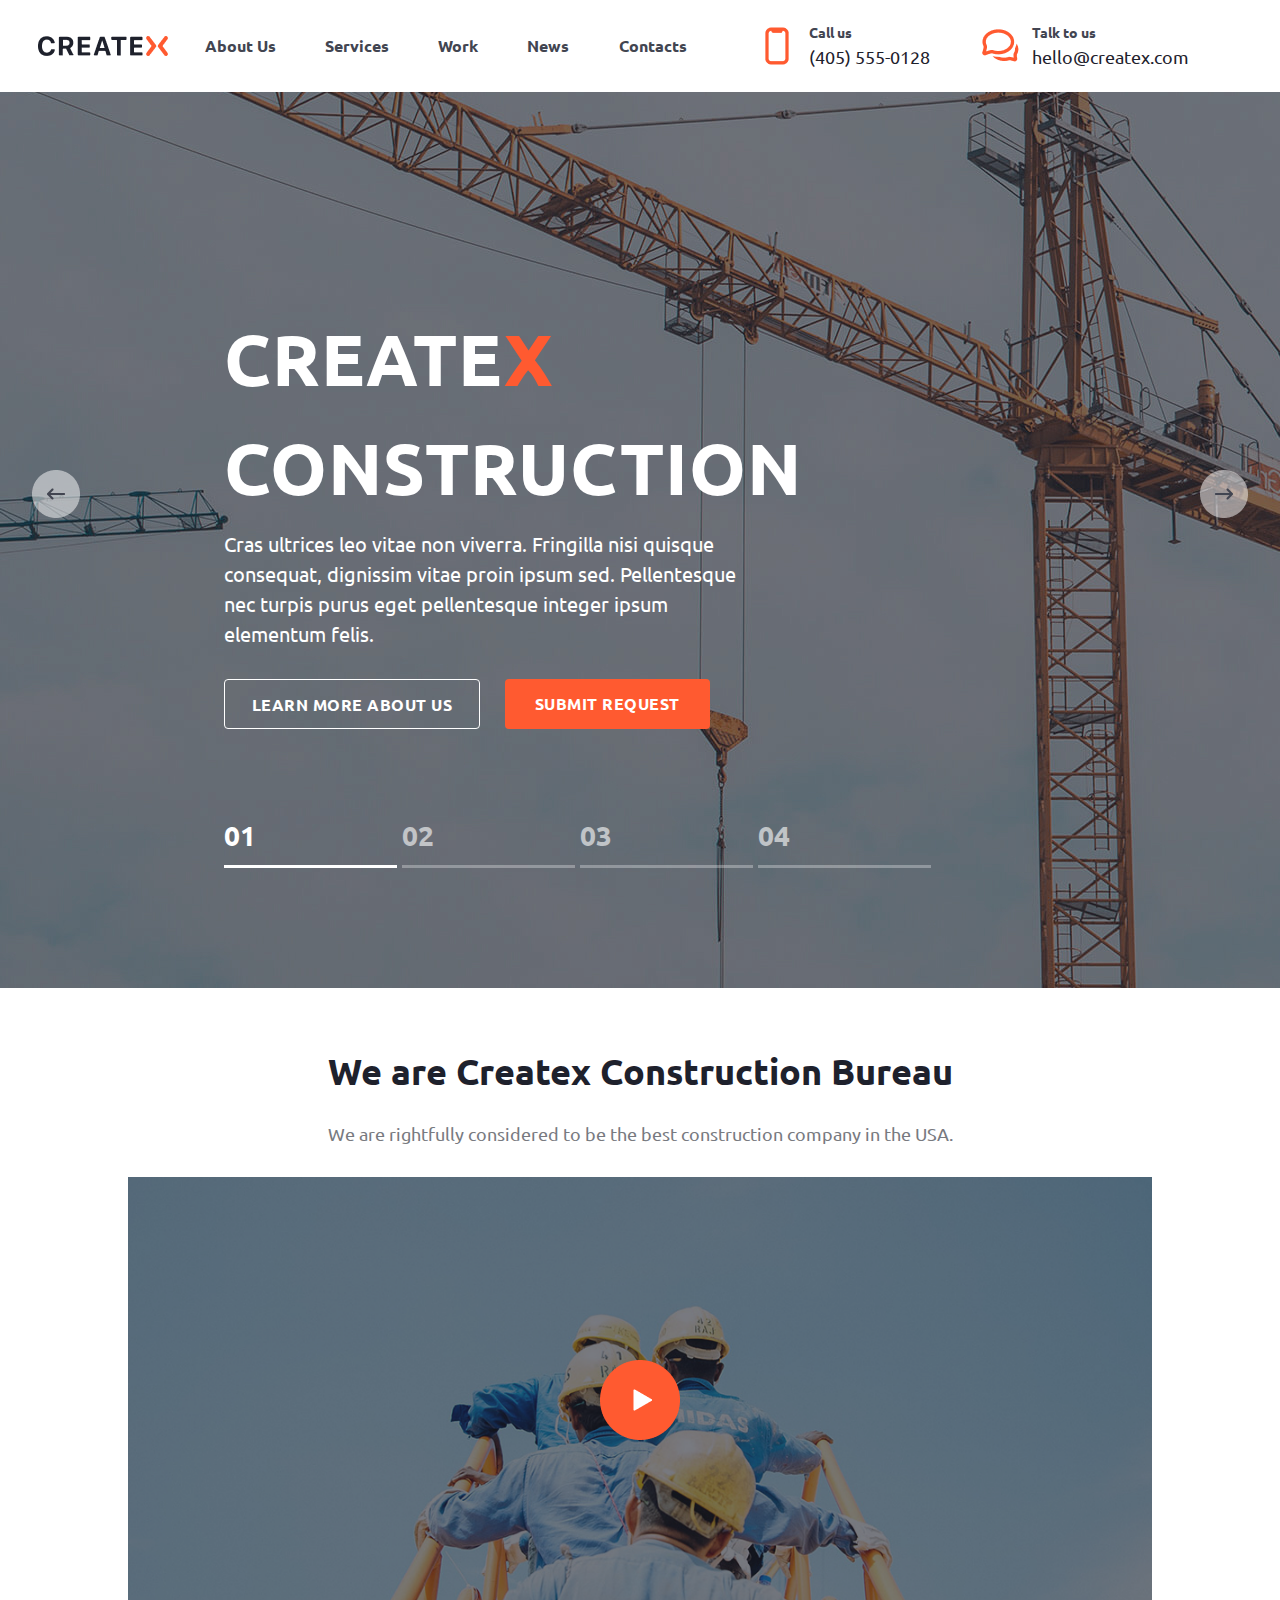
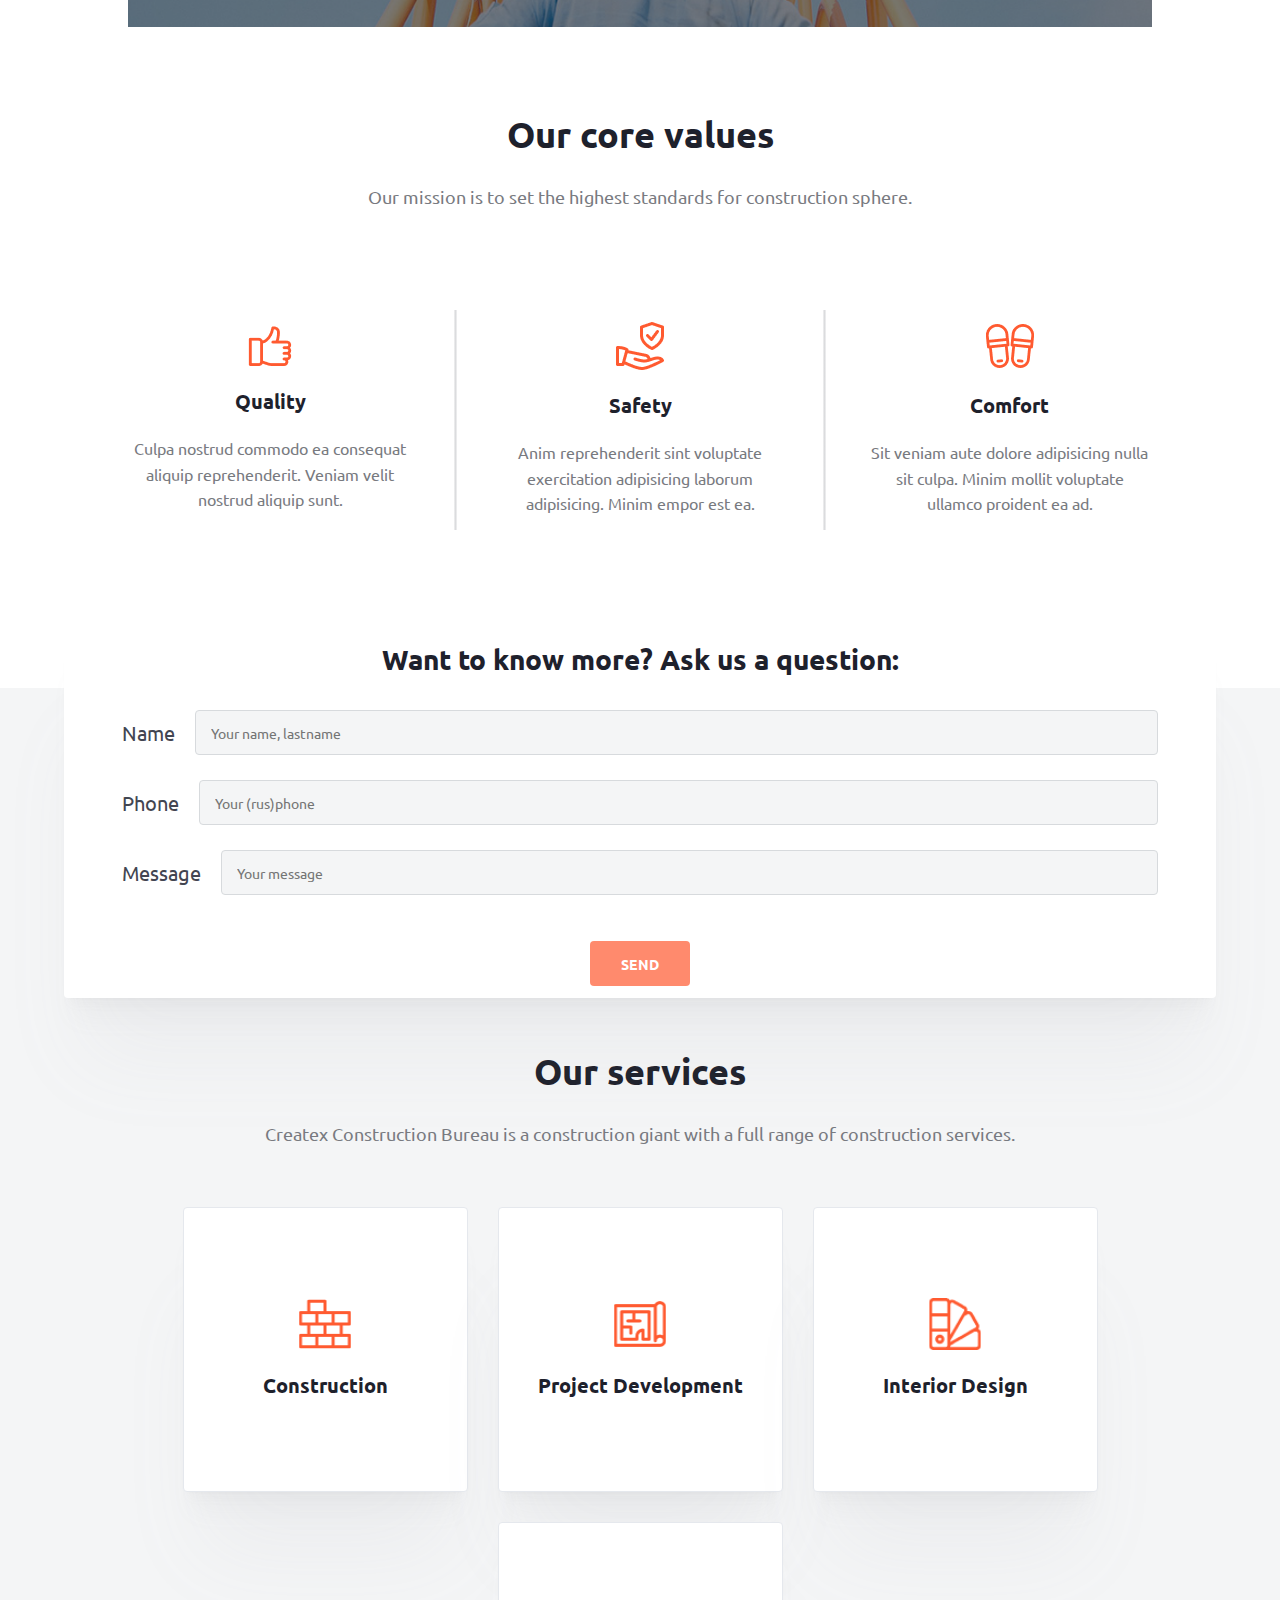
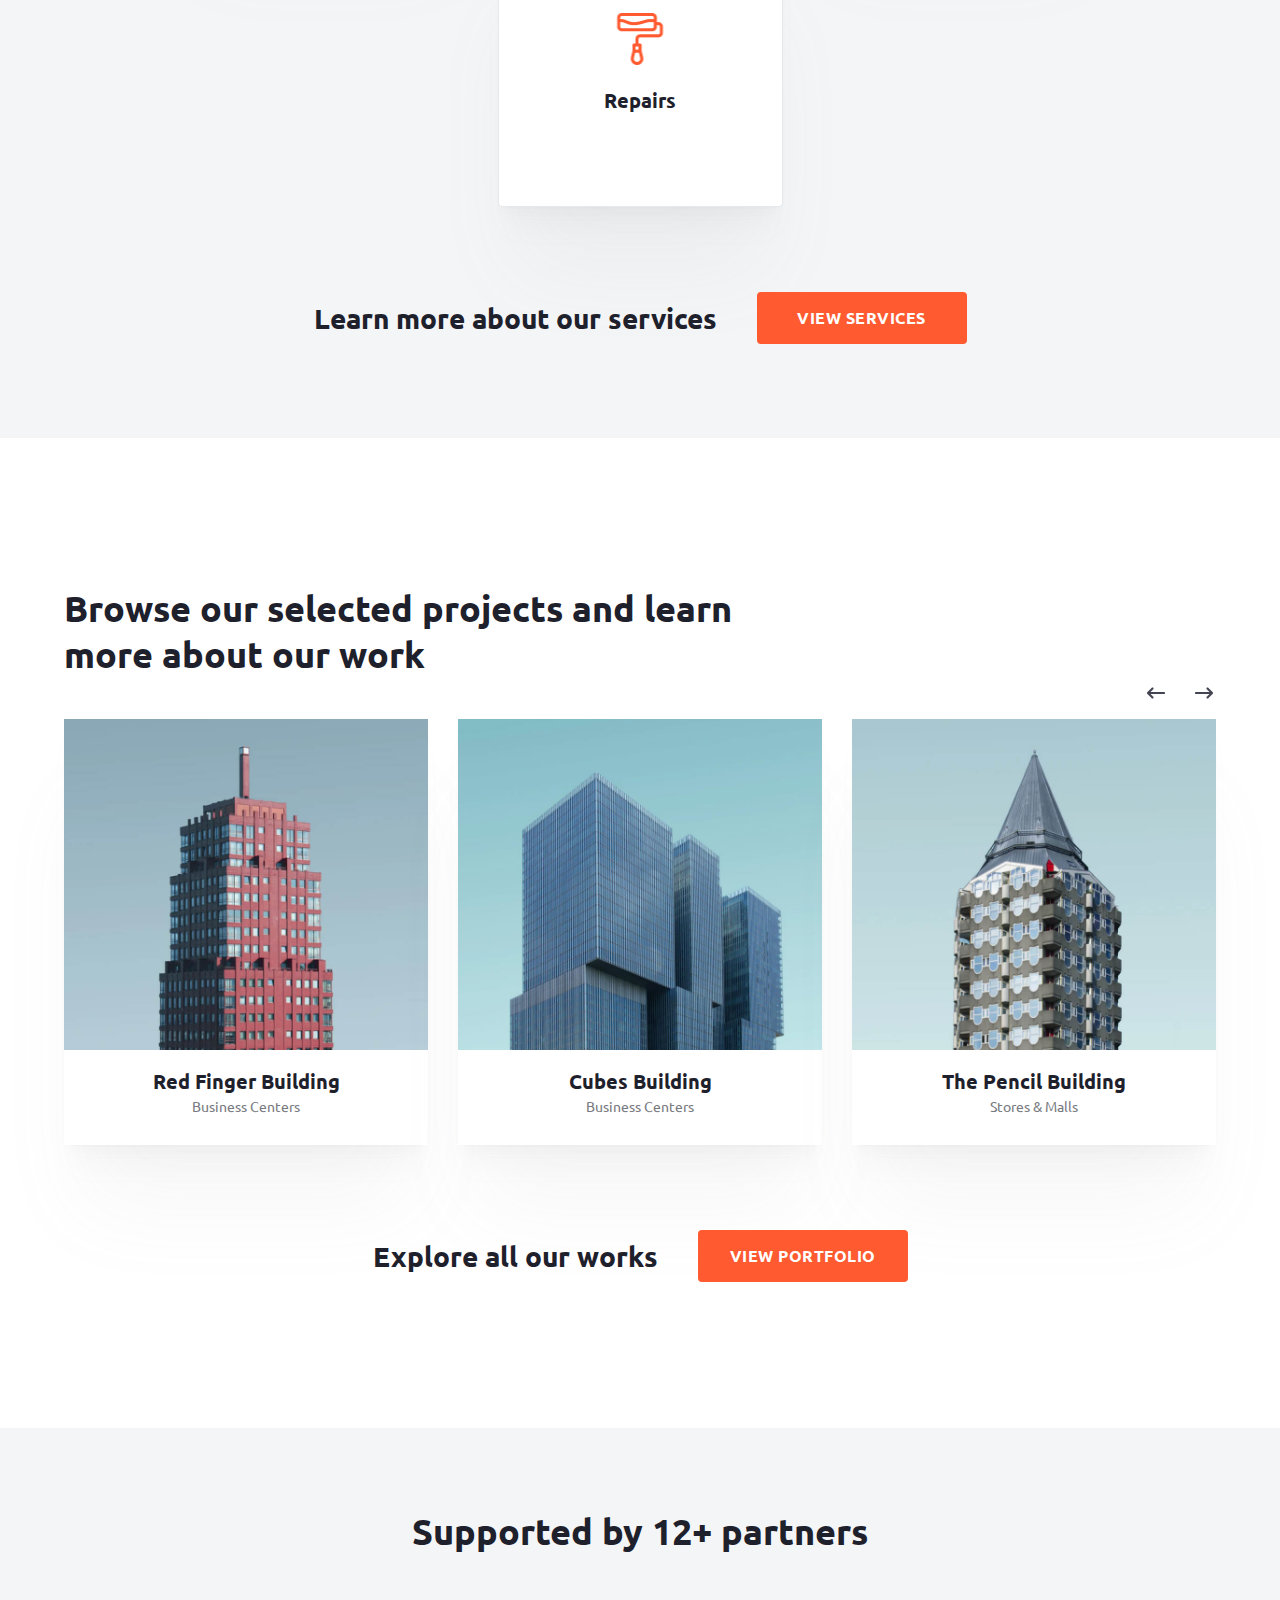
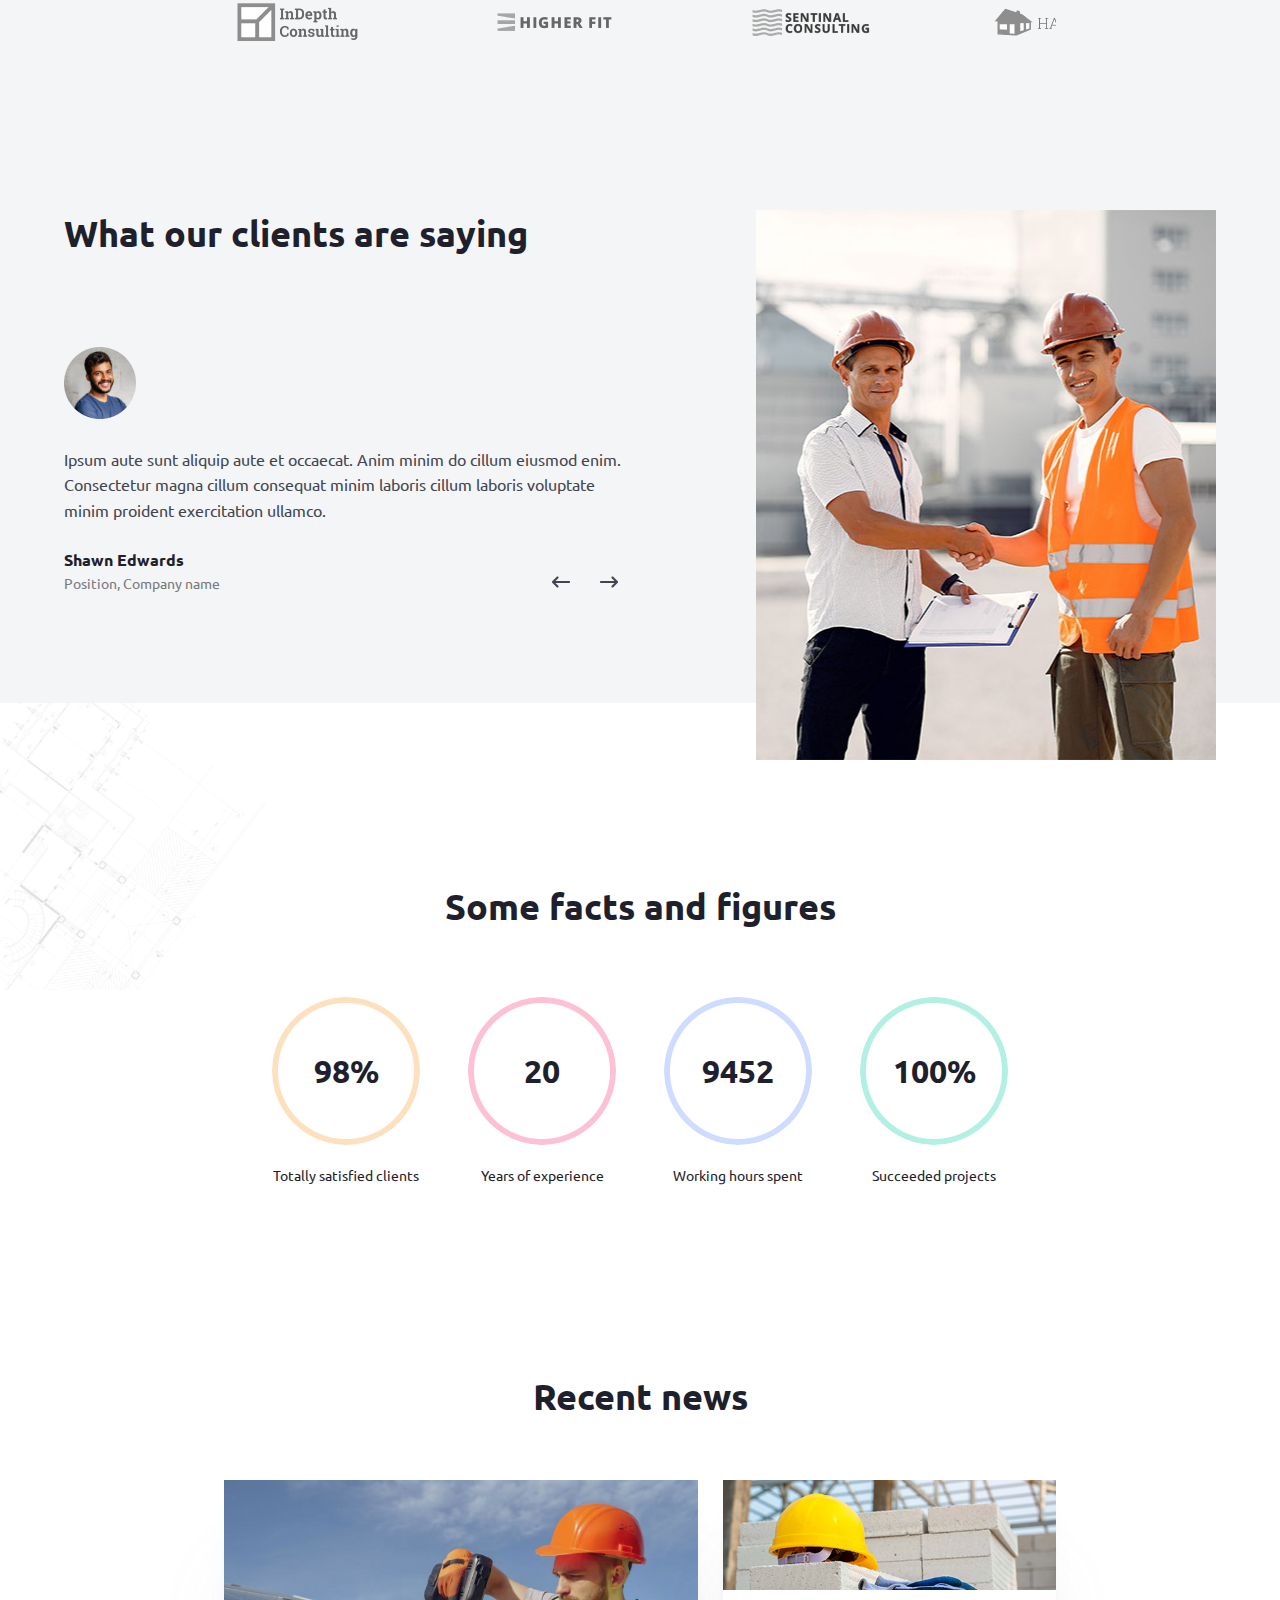
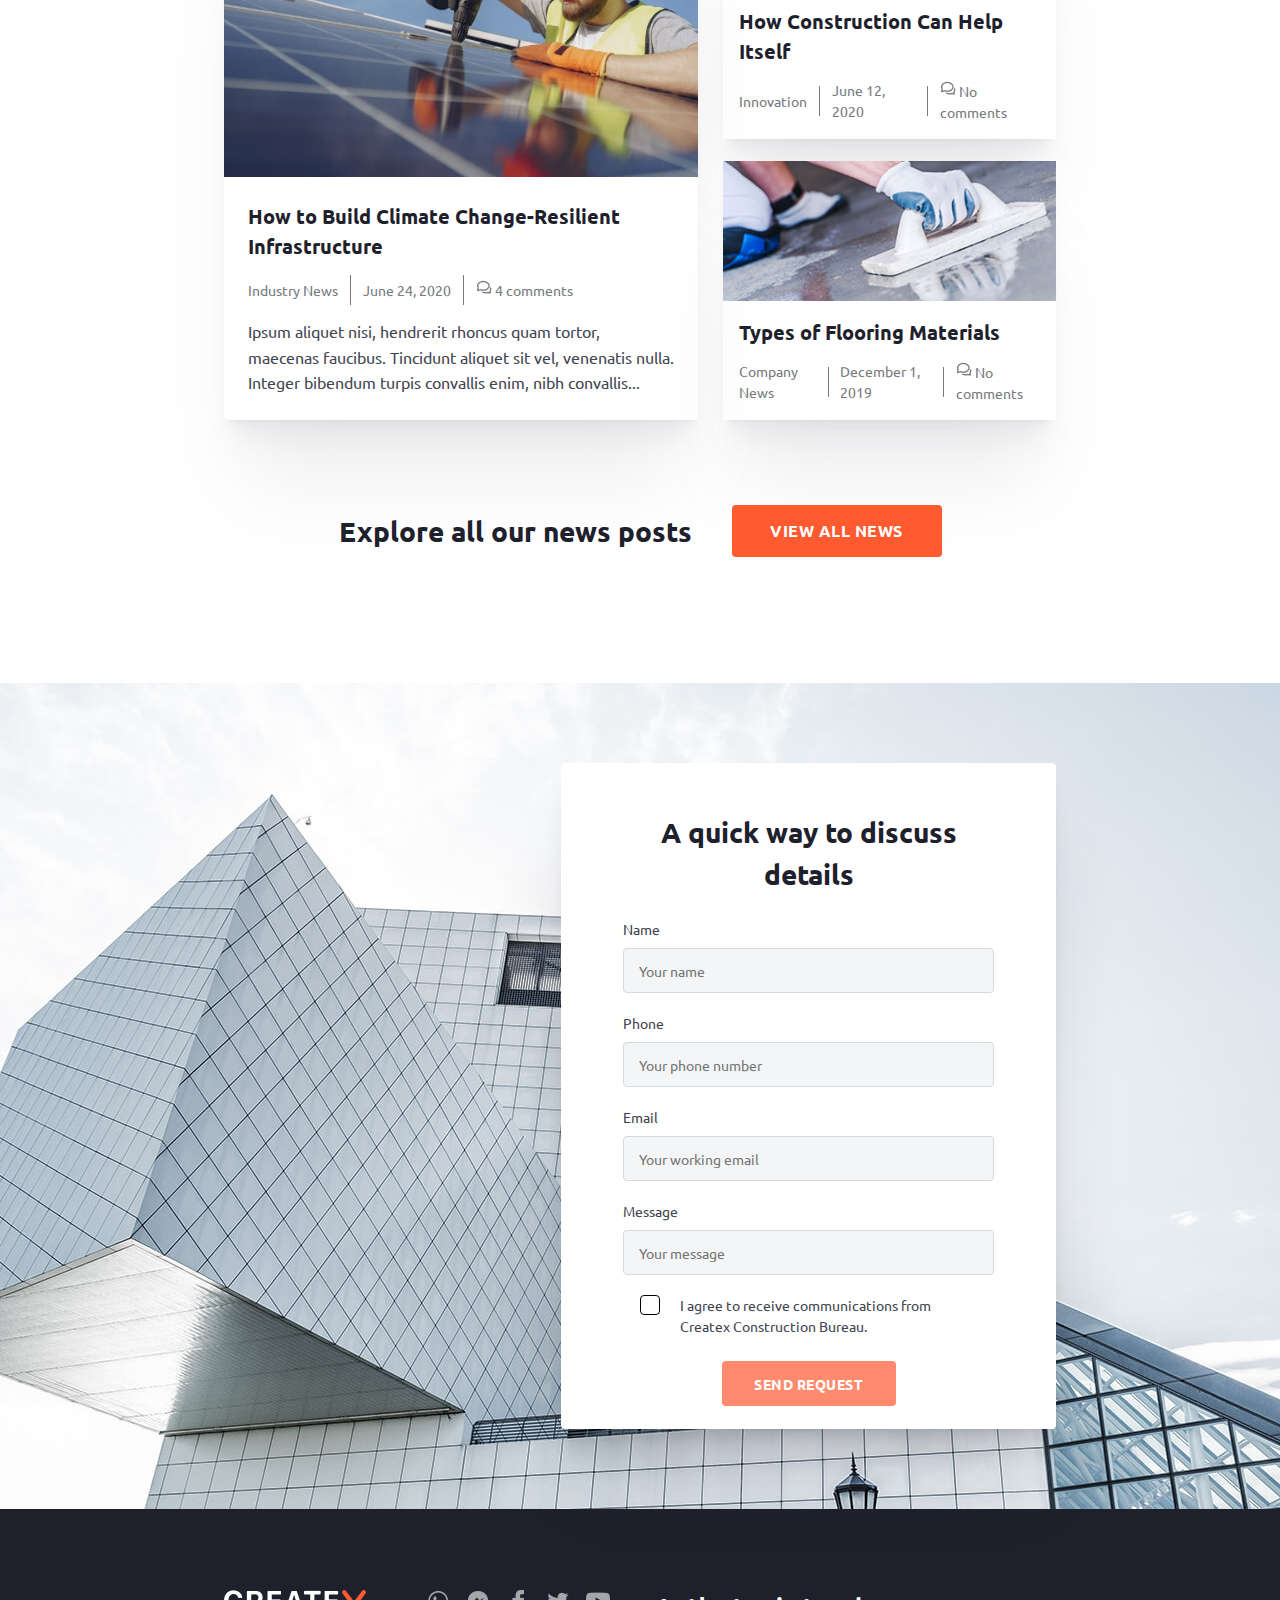
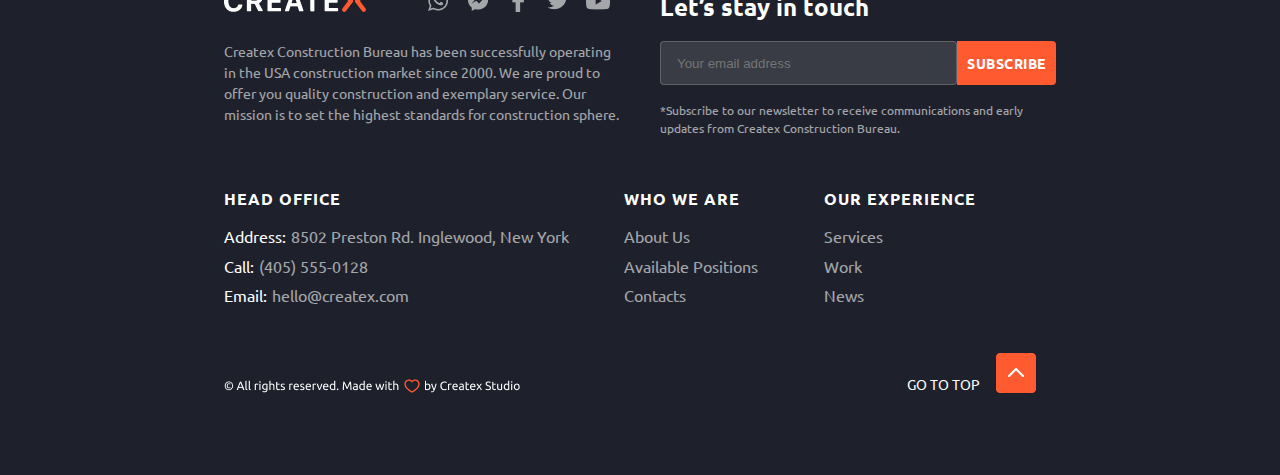
<file: Createx Website/index.html>
<!DOCTYPE html>
<html lang="en">

<head>
    <meta charset="UTF-8">
    <meta name="viewport" content="width=device-width, initial-scale=1.0">
    <link rel="stylesheet" href="css/style.css">
    <link rel="stylesheet" href="css-tabs/navbar.css">
    <link rel="stylesheet" href="css/createx-construction.css">
    <link rel="stylesheet" href="css/video-and-core-values.css">
    <link rel="stylesheet" href="css/our-services-with-upfrom.css">
    <link rel="stylesheet" href="css/projects-hp.css">
    <link rel="stylesheet" href="css/supported-and-clients.css">
    <link rel="stylesheet" href="css/some-facts-and-recent-news.css">
    
    <link rel="stylesheet" href="css-tabs/discuss-detail.css">
    <link rel="stylesheet" href="css-tabs/footer.css">


    <script defer src="js-index/index-slider.js"></script>
    <script defer src="js-index/index-video-modal.js"></script>
    <script defer src="js-index/index-form-question.js"></script>
    <script defer src="js-tabs/footer-forms.js"></script>
    <script defer src="js-index/projects-slider.js"></script>
    <script defer src="js-index/client-slider.js"></script>

    <title>Createx</title>
</head>

<body>
    <div class="navbar">
        <div class="navbar-elements">
            <a href="index.html" id="nav-logo"><img src="images/nav-logo-icon.png" alt=""></a>
            <ul class="nav-menu-ul">
                <li><a href="about-us.html">About Us</a></li>
                <li><a href="services.html">Services</a></li>
                <li><a href="our-works.html">Work</a></li>
                <li><a href="news.html">News</a></li>
                <li><a href="contacts.html">Contacts</a></li>
            </ul>

            <div class="nav-back">
                <div class="nav-back-element">
                    <img src="images/nav-mobile-icon.png" alt="">
                    <div class="nav-back-info">
                        <span class="nav-back-title">Call us</span>
                        <span class="nav-back-subtitle">(405) 555-0128</span>
                    </div>
                </div>
                <div class="nav-back-element">
                    <img src="images/nav-chat-icon.png" alt="">
                    <div class="nav-back-info">
                        <span class="nav-back-title">Talk to us</span>
                        <span class="nav-back-subtitle">hello@createx.com</span>
                    </div>
                </div>
            </div>

            <div class="menu">
                <input type="checkbox" id="burger-checkbox" class="burger-checkbox">
                <label for="burger-checkbox" class="burger"></label>
                <ul class="menu-list">
                    <li><a href="about-us.html" class="menu-item">About Us</a>
                    <li>
                    <li><a href="services.html" class="menu-item">Services</a>
                    <li>
                    <li><a href="our-works.html" class="menu-item">Work</a>
                    <li>
                    <li><a href="news.html" class="menu-item">News</a>
                    <li>
                    <li><a href="contacts.html" class="menu-item">Contacts</a></li>
                    <li><span class="menu-item">(405) 555-0128</span></li>
                    <li><span class="menu-item">hello@createx.com</span></li>
                </ul>
            </div>
        </div>
    </div>


    <div class="createx-construction">
        <div class="carousel">
            <button class="arrow" id="arrow-left"></button>
            <div class="carousel-items">
                <div class="carousel-item" id="slider-1">
                    <div class="cc-card-info">
                        <div id="cx"><span id="cc-title">CREATE</span><span id="cc-x">X</span></div>
                        <span id="cc-title">CONSTRUCTION</span>
                        <span id="cc-subtitle">Cras ultrices leo vitae non viverra. Fringilla nisi quisque consequat,
                            dignissim vitae proin ipsum sed. Pellentesque nec turpis purus eget pellentesque integer
                            ipsum elementum felis. </span>
                        <div class="cc-buttons">
                            <button id="cc-left-btn">Learn more about us</button>
                            <button id="cc-right-btn">SUBMIT REQUEST</button>
                        </div>
                    </div>
                </div>
                <div class="carousel-item" id="slider-2"><p>22222222</p></div>
                <div class="carousel-item" id="slider-3"><p>33333333</p></div>
                <div class="carousel-item" id="slider-4"><p>44444444</p></div>
                <ol class="carousel-indicators">
                    <li>
                        <div class="carousel-bullet-text changed-bullet">01</div>
                        <div class="carousel-bullet changed-bullet"></div>
                    </li>
                    <li>
                        <div class="carousel-bullet-text">02</div>
                        <div class="carousel-bullet"></div>
                    </li>
                    <li>
                        <div class="carousel-bullet-text">03</div>
                        <div class="carousel-bullet"></div>
                    </li>
                    <li>
                        <div class="carousel-bullet-text">04</div>
                        <div class="carousel-bullet"></div>
                    </li>
                </ol>
            </div>
            <button class="arrow" id="arrow-right"></button>
        </div>

        
    </div>

    <div class="video-with-corev">
        <div class="title-subtitle" id="vwc-title">
            <h1>We are Createx Construction Bureau</h1>
            <h2>We are rightfully considered to be the best construction company in the USA.</h2>
        </div>

        <div class="video-construction-player">
            <div class="video-constructions">
                <div class="modal-vc">
                    <button class="modal-vc-btn"></button>
                    <video class="modal-video-constructions" controls="controls" src="videos/video-constructions.mp4"
                    poster="images/video-constructions-poster.png"></video>
                </div>
            </div>
            <button class="play-btn" alt=""></button>
        </div>

        <div class="title-subtitle" id="cv-title">
            <h1>Our core values</h1>
            <h2>Our mission is to set the highest standards for construction sphere.</h2>
        </div>

        <div class="cards" id="corev-cards">
            <div class="corev-card">
                <img src="images/corev-card-icon1.png" alt="">
                <div class="corev-card-title">Quality</div>
                <div class="corev-card-subtitle">Culpa nostrud commodo ea consequat aliquip reprehenderit. Veniam velit
                    nostrud aliquip sunt.</div>
            </div>
            <div class="corev-divider"></div>
            <div class="corev-card">
                <img src="images/corev-card-icon2.png" alt="">
                <div class="corev-card-title">Safety</div>
                <div class="corev-card-subtitle">Anim reprehenderit sint voluptate exercitation adipisicing laborum
                    adipisicing. Minim empor est ea.</div>
            </div>
            <div class="corev-divider"></div>
            <div class="corev-card">
                <img src="images/corev-card-icon3.png" alt="">
                <div class="corev-card-title">Comfort</div>
                <div class="corev-card-subtitle">Sit veniam aute dolore adipisicing nulla sit culpa. Minim mollit
                    voluptate ullamco proident ea ad.</div>
            </div>
        </div>

    </div>
    <div class="our-services">
        <form action="" method="get" class="wtkm-form">
            <h3>Want to know more? Ask us a question:</h3>
            <div class="wtkm-form-params">
                <div class="wtkm-form-param">
                    <label for="wtkm-name">Name</label>
                    <input type="text" name="wtkm-name" class="wtkm-param" id="wtkm-name" required placeholder="Your name, lastname"/>
                </div>
                <div class="wtkm-form-param">
                    <label for="wtkm-phone">Phone</label>
                    <input type="text" name="wtkm-phone" class="wtkm-param" id="wtkm-phone" required placeholder="Your (rus)phone" />
                </div>
                <div class="wtkm-form-param">
                    <label for="wtkm-message">Message</label>
                    <input type="text" name="wtkm-message" id="wtkm-param-msg" required placeholder="Your message" />
                </div>
                <div id="wtkm-btn">
                    <input style="opacity: 0.7;" id="wtkm-send-btn" class="form-btn-input" type="submit" value="send" disabled/>
                </div>
            </div>
        </form>
        <div class="title-subtitle" id="os-title">
            <h1>Our services</h1>
            <h2>Createx Construction Bureau is a construction giant with a full range of construction services.</h2>
        </div>

        <div class="our-services-cards">
            <div class="our-services-card" id="osci1">
                <div class="our-services-card-info">
                    <div id="osii-hover1"></div>
                    <div class="our-services-card-title">Construction</div>
                </div>
            </div>
            <div class="our-services-card" id="osci2">
                <div class="our-services-card-info">
                    <div id="osii-hover2"></div>
                    <div class="our-services-card-title">Project Development</div>
                </div>
            </div>
            <div class="our-services-card" id="osci3">
                <div class="our-services-card-info">
                    <div id="osii-hover3"></div>
                    <div class="our-services-card-title">Interior Design</div>
                </div>
            </div>
            <div class="our-services-card" id="osci4">
                <div class="our-services-card-info">
                    <div id="osii-hover4"></div>
                    <div class="our-services-card-title">Repairs</div>
                </div>
            </div>
        </div>

        <div class="title-with-button">
            <h3>Learn more about our services</h3>
            <button class="views">view services</button>
        </div>
    </div>

    <div class="projects-hp">
        <div class="projects-header">
            <h1 id="pl-title">Browse our selected projects
                and learn more about our work</h1>
            <div class="projects-list-arrows">
                <button class="pla-arrow-left" id="plc-arrow-left"></button>
                <button class="pla-arrow-right" id="plc-arrow-right"></button>
            </div>
        </div>

        <div class="plc-slider">
            <div class="projects-list-cards" id="plc-slider-1">
                <div class="projects-list-card" id="plc1">
                    <div class="project-list-info" id="plc-info1">
                        <div class="project-list-info-text">
                            <div class="project-list-title">Red Finger Building</div>
                            <div class="project-list-subtitle">Business Centers</div>
                            <button class="project-list-btn">view project</button>
                        </div>
                    </div>
                </div>

                <div class="projects-list-card" id="plc2">
                    <div class="project-list-info" id="plc-info2">
                        <div class="project-list-info-text">
                            <div class="project-list-title">Cubes Building</div>
                            <div class="project-list-subtitle">Business Centers</div>
                            <button class="project-list-btn">view project</button>
                        </div>
                    </div>
                </div>
                <div class="projects-list-card" id="plc3">
                    <div class="project-list-info" id="plc-info3">
                        <div class="project-list-info-text">
                            <div class="project-list-title">The Pencil Building</div>
                            <div class="project-list-subtitle">Stores & Malls</div>
                            <button class="project-list-btn">view project</button>
                        </div>
                    </div>
                </div>
            </div>

            <div class="projects-list-cards" id="plc-slider-2">
                <div class="projects-list-card" id="plc2">
                    <div class="project-list-info" id="plc-info2">
                        <div class="project-list-info-text">
                            <div class="project-list-title">Cubes Building</div>
                            <div class="project-list-subtitle">Business Centers</div>
                            <button class="project-list-btn">view project</button>
                        </div>
                    </div>
                </div>
                <div class="projects-list-card" id="plc3">
                    <div class="project-list-info" id="plc-info3">
                        <div class="project-list-info-text">
                            <div class="project-list-title">The Pencil Building</div>
                            <div class="project-list-subtitle">Stores & Malls</div>
                            <button class="project-list-btn">view project</button>
                        </div>
                    </div>
                </div>
                <div class="projects-list-card" id="plc1">
                    <div class="project-list-info" id="plc-info1">
                        <div class="project-list-info-text">
                            <div class="project-list-title">Red Finger Building</div>
                            <div class="project-list-subtitle">Business Centers</div>
                            <button class="project-list-btn">view project</button>
                        </div>
                    </div>
                </div>
            </div>

            <div class="projects-list-cards" id="plc-slider-3">
                <div class="projects-list-card" id="plc3">
                    <div class="project-list-info" id="plc-info3">
                        <div class="project-list-info-text">
                            <div class="project-list-title">The Pencil Building</div>
                            <div class="project-list-subtitle">Stores & Malls</div>
                            <button class="project-list-btn">view project</button>
                        </div>
                    </div>
                </div>
                <div class="projects-list-card" id="plc1">
                    <div class="project-list-info" id="plc-info1">
                        <div class="project-list-info-text">
                            <div class="project-list-title">Red Finger Building</div>
                            <div class="project-list-subtitle">Business Centers</div>
                            <button class="project-list-btn">view project</button>
                        </div>
                    </div>
                </div>
                <div class="projects-list-card" id="plc2">
                    <div class="project-list-info" id="plc-info2">
                        <div class="project-list-info-text">
                            <div class="project-list-title">Cubes Building</div>
                            <div class="project-list-subtitle">Business Centers</div>
                            <button class="project-list-btn">view project</button>
                        </div>
                    </div>
                </div>
            </div>
        </div>
            

        <div class="title-with-button">
            <h3>Explore all our works</h3>
            <button class="views" id="view-portfolio">View portfolio</button>
        </div>
    </div>

    <div class="supported-and-clients">
        <h1>Supported by 12+ partners</h1>
        <div class="sliderline">
            <div class="slideline-track">
                <div class="slide-sc">
                    <div class="ci1"></div>
                </div>
                <div class="slide-sc">
                    <div class="ci2"></div>
                </div>
                <div class="slide-sc">
                    <div class="ci3"></div>
                </div>
                <div class="slide-sc">
                    <div class="ci4"></div>
                </div>
                <div class="slide-sc">
                    <div class="ci5"></div>
                </div>
                <div class="slide-sc">
                    <div class="ci6"></div>
                </div>
                <div class="slide-sc">
                    <div class="ci1"></div>
                </div>
                <div class="slide-sc">
                    <div class="ci2"></div>
                </div>
                <div class="slide-sc">
                    <div class="ci3"></div>
                </div>
                <div class="slide-sc">
                    <div class="ci4"></div>
                </div>
                <div class="slide-sc">
                    <div class="ci5"></div>
                </div>
                <div class="slide-sc">
                    <div class="ci6"></div>
                </div>
            </div>
        </div>

        <div class="client-saying">
            <div class="client-saying-info">
                <h1>What our clients are saying</h1>
                <div class="client-comment-info">
                    <div class="client-slider-info" id="csi-1">
                        <div class="client-face-photo">
                            <img src="images/client-face-photo.png" alt="">
                        </div>
                        <div class="client-comment">Ipsum aute sunt aliquip aute et occaecat. Anim minim do cillum eiusmod
                            enim. Consectetur magna cillum consequat minim laboris cillum laboris voluptate minim proident
                            exercitation ullamco. </div>
                    </div>

                    <div class="client-slider-info" id="csi-2">
                        <div class="client-face-photo">
                            <img src="images/client-face-photo.png" alt="">
                        </div>
                        <div class="client-comment">Lorem ipsum dolor sit amet consectetur adipisicing elit. Harum odit 
                            nesciunt ad laudantium expedita eaque provident quibusdam repellendus modi unde dolores 
                            aliquid explicabo, quae saepe nostrum aut fugiat ipsa natus. </div>
                    </div>

                    <div class="client-name-and-arrows">
                        <div class="client-name-position" id="cnp-1">
                            <div class="client-name">Shawn Edwards</div>
                            <div class="client-position">Position, Company name</div>
                        </div>

                        <div class="client-name-position" id="cnp-2">
                            <div class="client-name">Danil Yampoltsev</div>
                            <div class="client-position">Web-developer, Company name</div>
                        </div>

                        <div class="projects-list-arrows">
                            <div class="pla-arrow-left" id="csi-arrow-left"></div>
                            <div class="pla-arrow-right" id="csi-arrow-right"></div>
                        </div>
                    </div>
                </div>
            </div>
            <div class="client-saying-photo"></div>
        </div>
    </div>

    <div class="some-facts-and-recent-news">
        <div class="some-facts-info">
            <h1>Some facts and figures</h1>
            <div class="some-facts-icons-card">
                <div class="fact-element">
                    <div class="fact-icon" id="fact-icon1">
                        <div class="fact-icon" id="fact-icon1-2">98%</div>
                    </div>
                    <div class="fact-text-info">Totally satisfied clients</div>
                </div>
                <div class="fact-element">
                    <div class="fact-icon" id="fact-icon2">
                        <div class="fact-icon" id="fact-icon2-2">20</div>
                    </div>
                    <div class="fact-text-info">Years of experience</div>
                </div>
                <div class="fact-element">
                    <div class="fact-icon" id="fact-icon3">
                        <div class="fact-icon" id="fact-icon3-2">9452</div>
                    </div>
                    <div class="fact-text-info">Working hours spent</div>
                </div>
                <div class="fact-element">
                    <div class="fact-icon" id="fact-icon4">
                        <div class="fact-icon" id="fact-icon4-2">100%</div>
                    </div>
                    <div class="fact-text-info">Succeeded projects</div>
                </div>
            </div>
        </div>
        <div class="recent-news">
            <h1>Recent news</h1>
            <div class="recent-news-info">
                <div class="main-news">
                    <div id="main-news-img"></div>
                    <div class="all-info-news">
                        <a href="" class="title-news">How to Build Climate Change-Resilient Infrastructure</a>
                        <div class="info-news">
                            <div class="info-news-element">Industry News</div>
                            <div class="info-news-divider"></div>
                            <div class="info-news-element">June 24, 2020</div>
                            <div class="info-news-divider"></div>
                            <div class="info-news-element">
                                <img src="images/chat-icon-for-news.png" alt="">
                                4 comments
                            </div>
                        </div>
                        <div class="discription-news">Ipsum aliquet nisi, hendrerit rhoncus quam tortor, maecenas
                            faucibus.
                            Tincidunt aliquet sit vel, venenatis nulla. Integer bibendum turpis convallis enim, nibh
                            convallis...
                        </div>
                    </div>
                </div>
                <div class="other-news">
                    <div class="other-news-element">
                        <div class="other-news-img" id="other-news-img1"></div>
                        <div class="all-info-news">
                            <a href="" class="title-news">How Construction Can Help Itself</a>
                            <div class="info-news">
                                <div class="info-news-element">Innovation</div>
                                <div class="info-news-divider"></div>
                                <div class="info-news-element">June 12, 2020</div>
                                <div class="info-news-divider"></div>
                                <div class="info-news-element">
                                    <img src="images/chat-icon-for-news.png" alt="">
                                    No comments
                                </div>
                            </div>
                        </div>
                    </div>
                    <div class="other-news-element">
                        <div class="other-news-img" id="other-news-img2"></div>
                        <div class="all-info-news">
                            <a href="" class="title-news">Types of Flooring Materials</a>
                            <div class="info-news">
                                <div class="info-news-element">Company News</div>
                                <div class="info-news-divider"></div>
                                <div class="info-news-element">December 1, 2019</div>
                                <div class="info-news-divider"></div>
                                <div class="info-news-element">
                                    <img src="images/chat-icon-for-news.png" alt="">
                                    No comments
                                </div>
                            </div>
                        </div>
                    </div>
                </div>
            </div>

            <div class="title-with-button">
                <h3>Explore all our news posts</h3>
                <button class="views" id="view-all-news">View all news</button>
            </div>
        </div>
    </div>

    <div class="discuss-detail">
        <div class="form-div">
            <form action="" method="get" class="discuss-form" >
                <div class="discuss-form-params">
                    <h3>A quick way to discuss details</h3>

                    <div class="discuss-points">
                        <div class="discuss-point">
                            <label for="discuss-name">Name</label>
                            <input type="text" id="footer-name" name="discuss-name" class="discuss-param" required
                                placeholder="Your name"/>
                        </div>
                        <div class="discuss-point">
                            <label for="discuss-number">Phone</label>
                            <input type="text" id="footer-phone" name="discuss-number" class="discuss-param" required
                                placeholder="Your phone number" />
                        </div>
                        <div class="discuss-point">
                            <label for="discuss-name">Email</label>
                            <input type="text" id="footer-email" name="discuss-name" class="discuss-param" required
                                placeholder="Your working email" />
                        </div>
                        <div class="discuss-point">
                            <label for="discuss-message">Message</label>
                            <input type="text" id="discuss-param-msg" name="discuss-message" class="discuss-param"
                                required placeholder="Your message" />
                        </div>
                        <div class="discuss-checkbox">
                            <input type="checkbox" id="checkbox-disc" name="discuss-checkbox" />
                            <span class="cb-checked"></span>
                            <label for="discuss-checkbox">I agree to receive communications from Createx Construction
                                Bureau.</label>
                        </div>
                    </div>
                    <div class="discuss-btn">
                        <input class="form-btn-input" id="discuss-btn" type="submit" value="send request" />
                    </div>
                </div>
            </form>
        </div>
    </div>

    <div class="footer">
        <div class="footer-info">
            <div class="footer-info-element-1">
                <div class="fie1-left">
                    <div class="fie1-left-top">
                        <a href=""><img src="images/footer-logo-icon-white.png" alt=""></a>
                        <div class="footer-social-icons">
                            <a href=""><img src="images/Whatsapp-footer-icon.png" alt=""></a>
                            <a href=""><img src="images/Messanger-footer-icon.png" alt=""></a>
                            <a href=""><img src="images/Facebook-footer-icon.png" alt=""></a>
                            <a href=""><img src="images/Twitter-footer-icon.png" alt=""></a>
                            <a href=""><img src="images/YouTube-footer-icon.png" alt=""></a>
                        </div>
                    </div>
                    <div class="fie1-left-down">
                        Createx Construction Bureau has been successfully operating in the USA construction market since
                        2000. We are proud to offer you quality construction and exemplary service. Our mission is to
                        set the highest standards for construction sphere.
                    </div>
                </div>
                <div class="fie1-right">
                    <h4>Let’s stay in touch</h4>
                    <form action="" method="get" class="subscribe-form">
                        <input type="text" id="subscribe-email-address" name="subscribe-email-adsress" required
                            placeholder="Your email address" />
                        <input id="sub-btn" type="submit" value="subscribe" />
                    </form>
                    <div class="star-sub">
                        *Subscribe to our newsletter to receive communications and early updates from Createx
                        Construction Bureau.
                    </div>
                </div>
            </div>
            <div class="footer-info-element-2">
                <div class="fie2-element-hf">
                    <h6>HEAD OFFICE</h6>
                    <div class="fie2-info">
                        <div class="fie2-info-point"><span class="start-info-point">Address:</span><span class="end-info-point">8502 Preston Rd. Inglewood, New York</span></div>
                        <div class="fie2-info-point"><span class="start-info-point">Call:</span><span class="end-info-point">(405) 555-0128</span></div>
                        <div class="fie2-info-point"><span class="start-info-point">Email:</span><span class="end-info-point">hello@createx.com</span></div>
                    </div>
                </div>

                <div class="fie2-element">
                    <h6>WHO WE ARE</h6>
                    <div class="fie2-info">
                        <span class="end-info-point-2"><a href="">About Us</a></span>
                        <span class="end-info-point-2"><a href="">Available Positions</a></span>
                        <span class="end-info-point-2"><a href="">Contacts</a></span>
                    </div>
                </div>

                <div class="fie2-element">
                    <h6>OUR EXPERIENCE</h6>
                    <div class="fie2-info">
                        <span class="end-info-point-2"><a href="">Services</a></span>
                        <span class="end-info-point-2"><a href="">Work</a></span>
                        <span class="end-info-point-2"><a href=""></a>News</span>
                    </div>
                </div>
            </div>
            <div class="footer-info-element-3">
                <img id="copyright-img" width="297px" height="18px" src="images/copyright-logo.png" alt="">
                <div class="go-to-top">
                    <div class="gtt-text">GO TO TOP</div>
                    <a href=""><img class="gtt-btn" src="images/go-to-top-btn.png" alt=""></a>
                </div>
            </div>
        </div>
    </div>
</body>
</file>
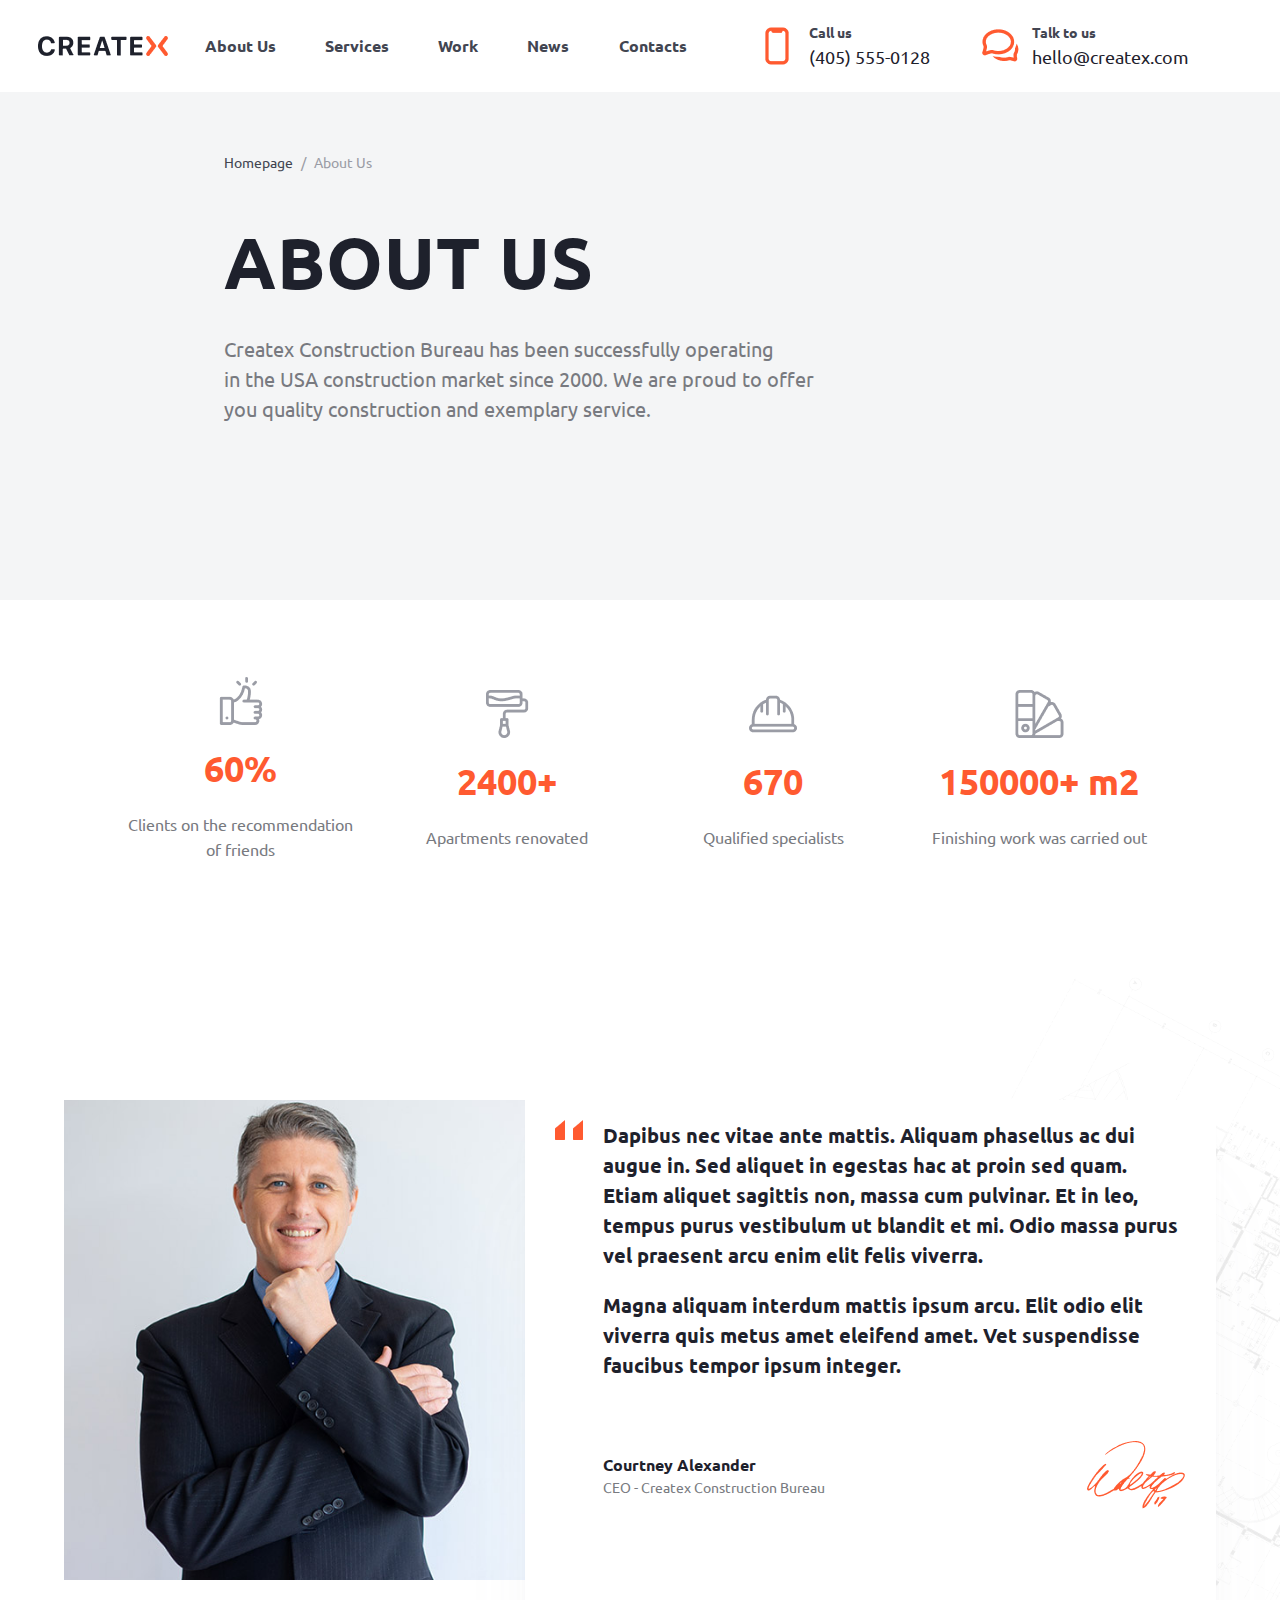
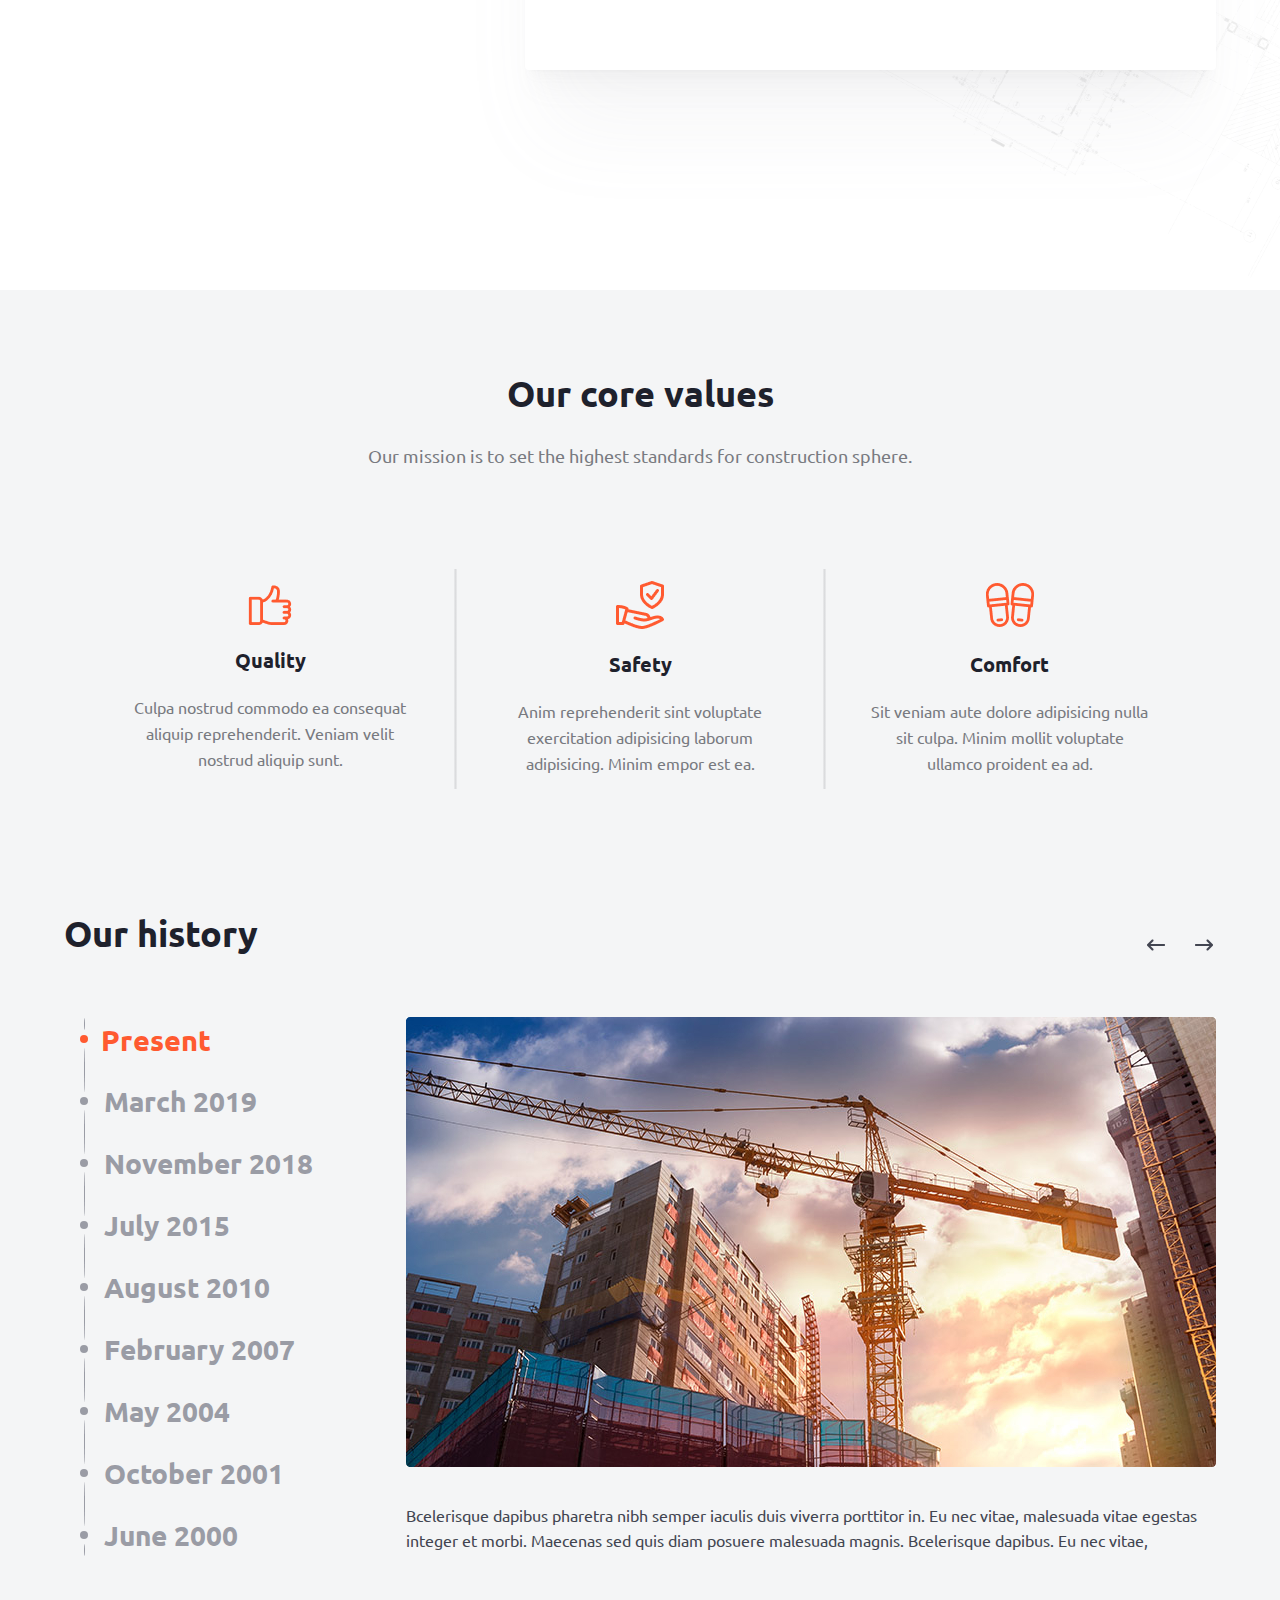
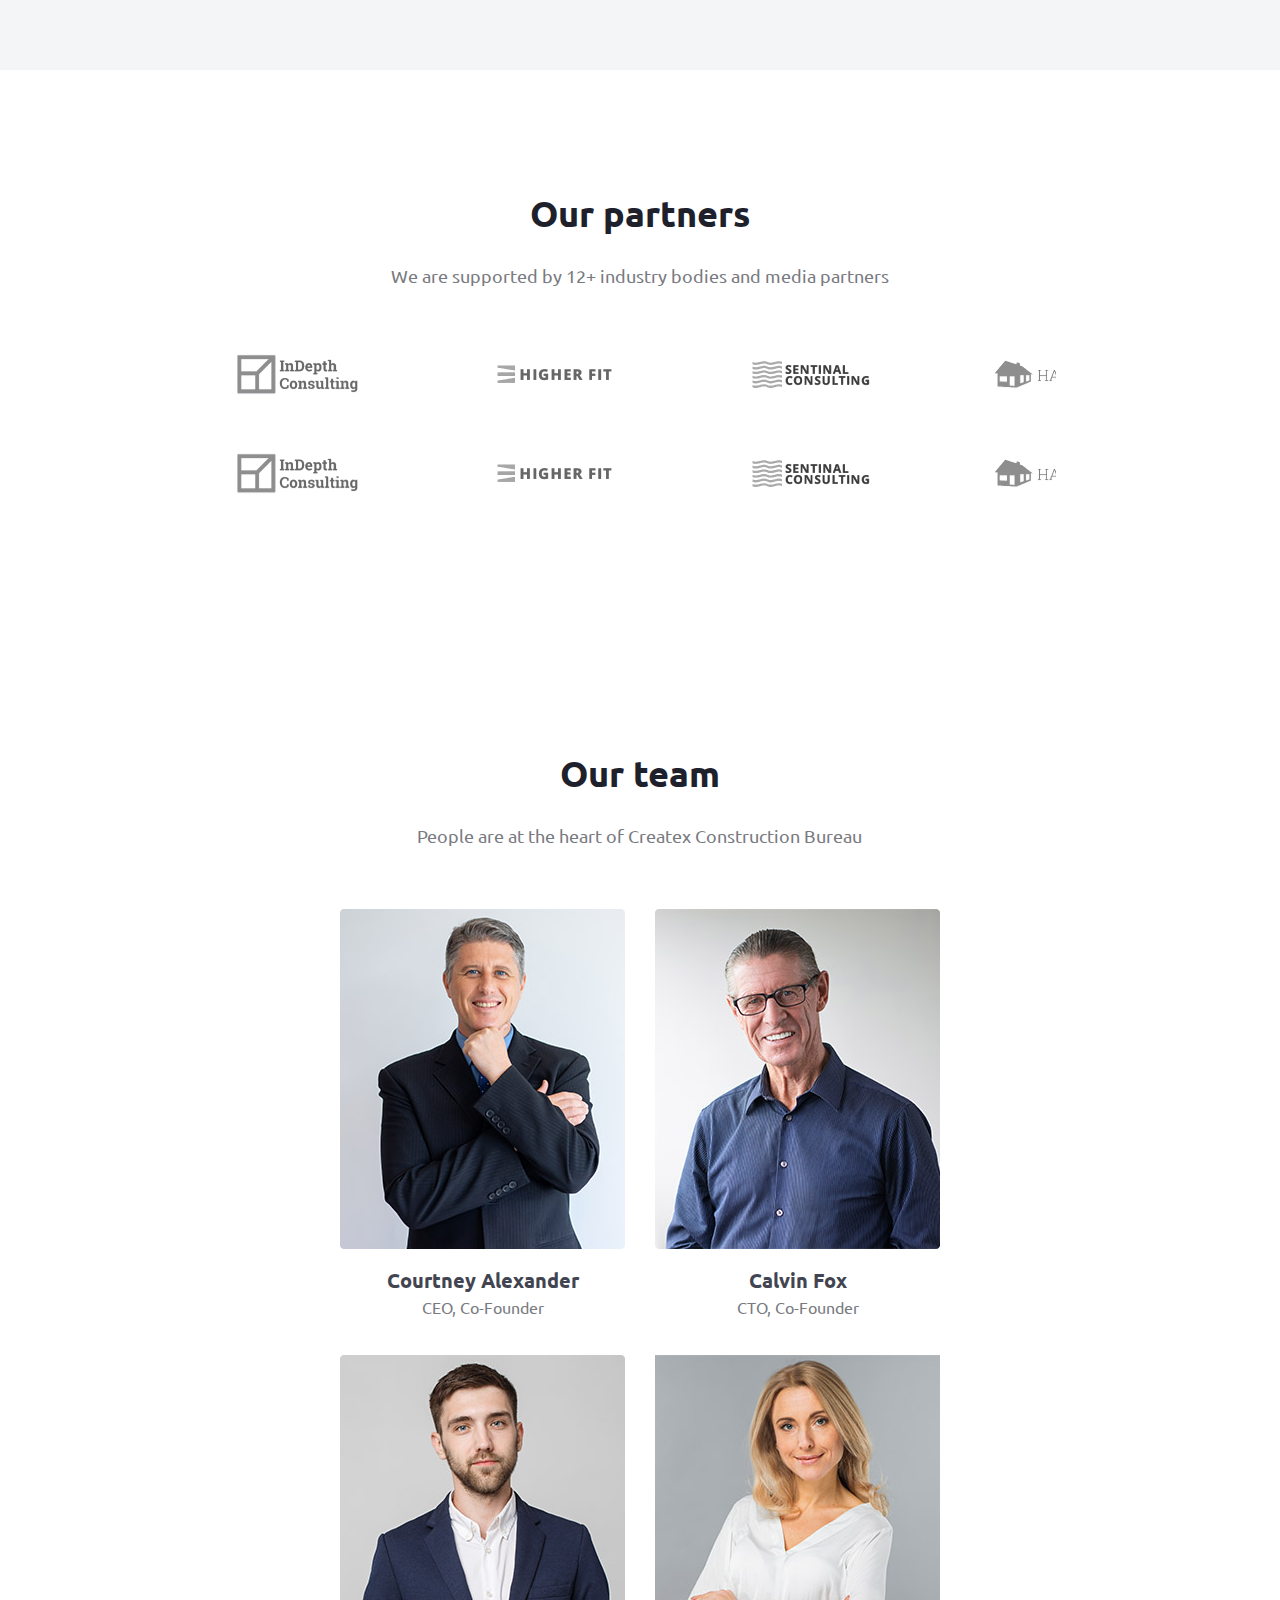
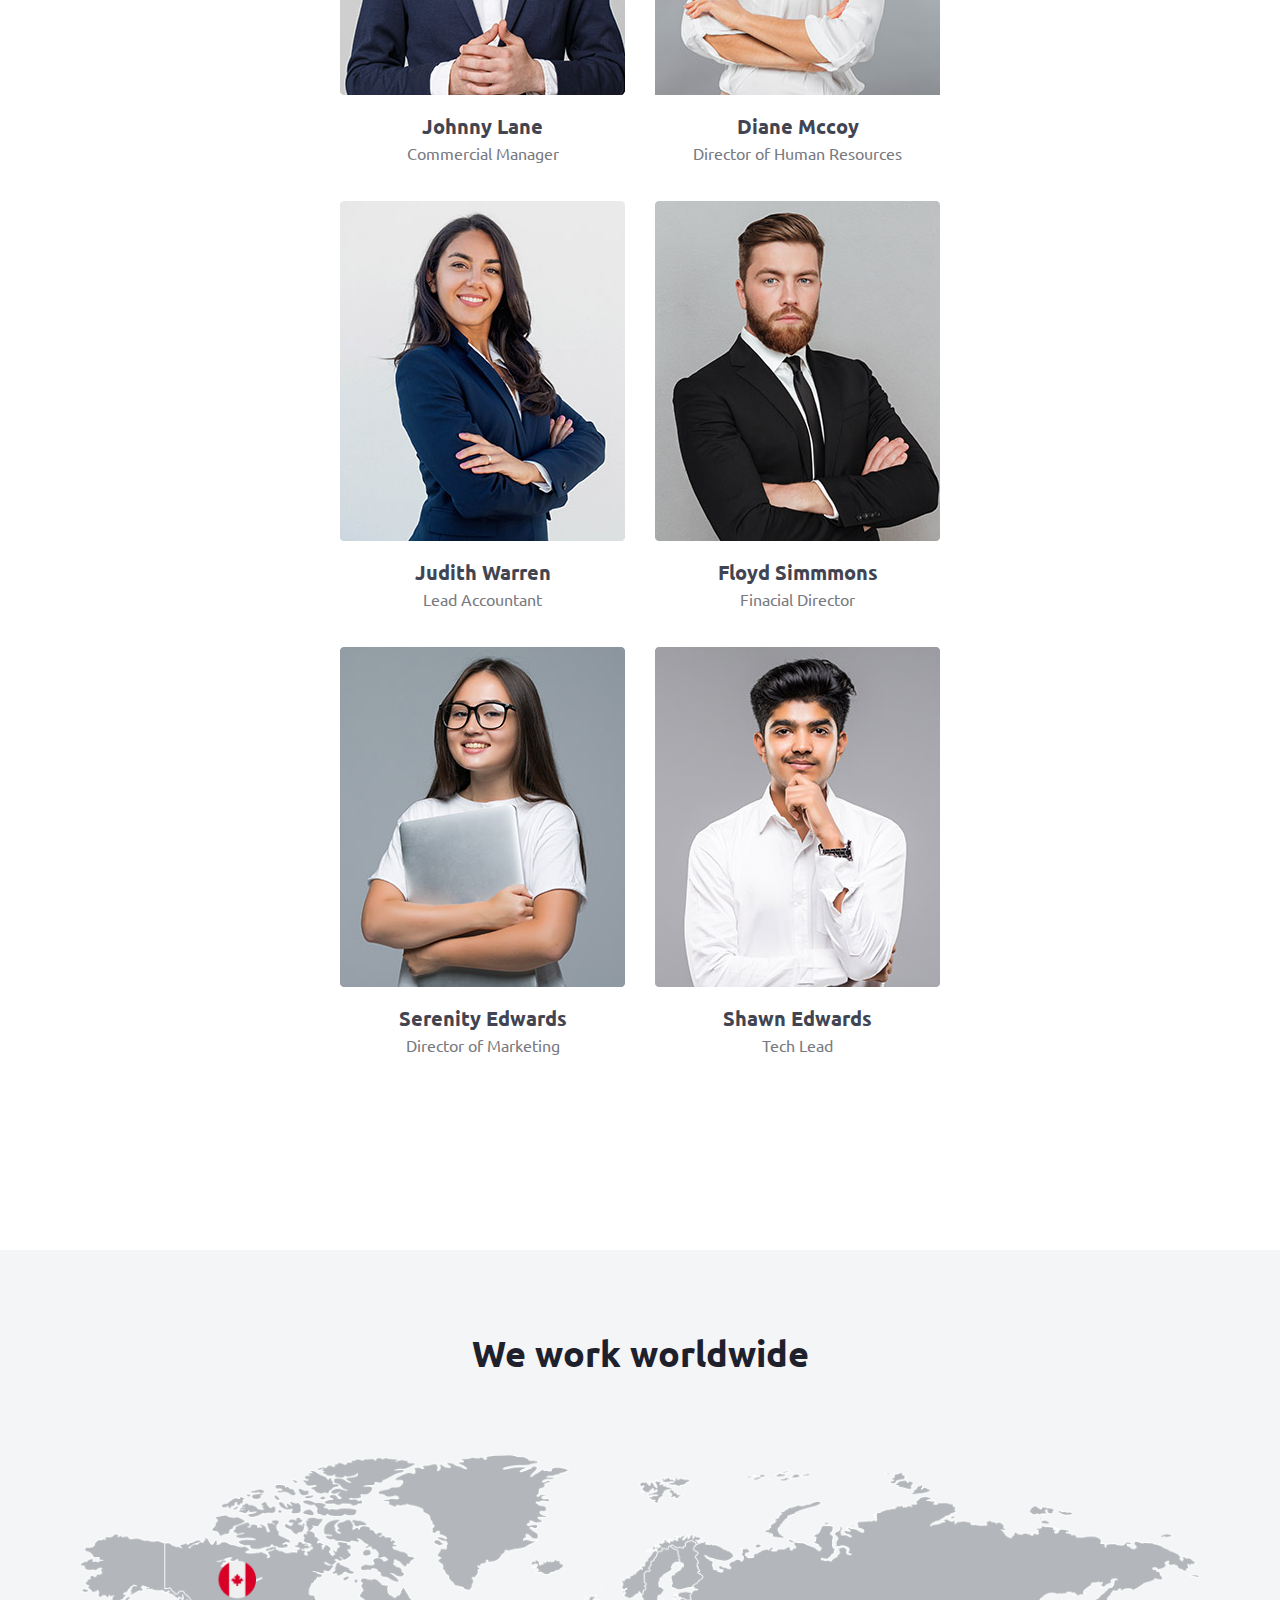
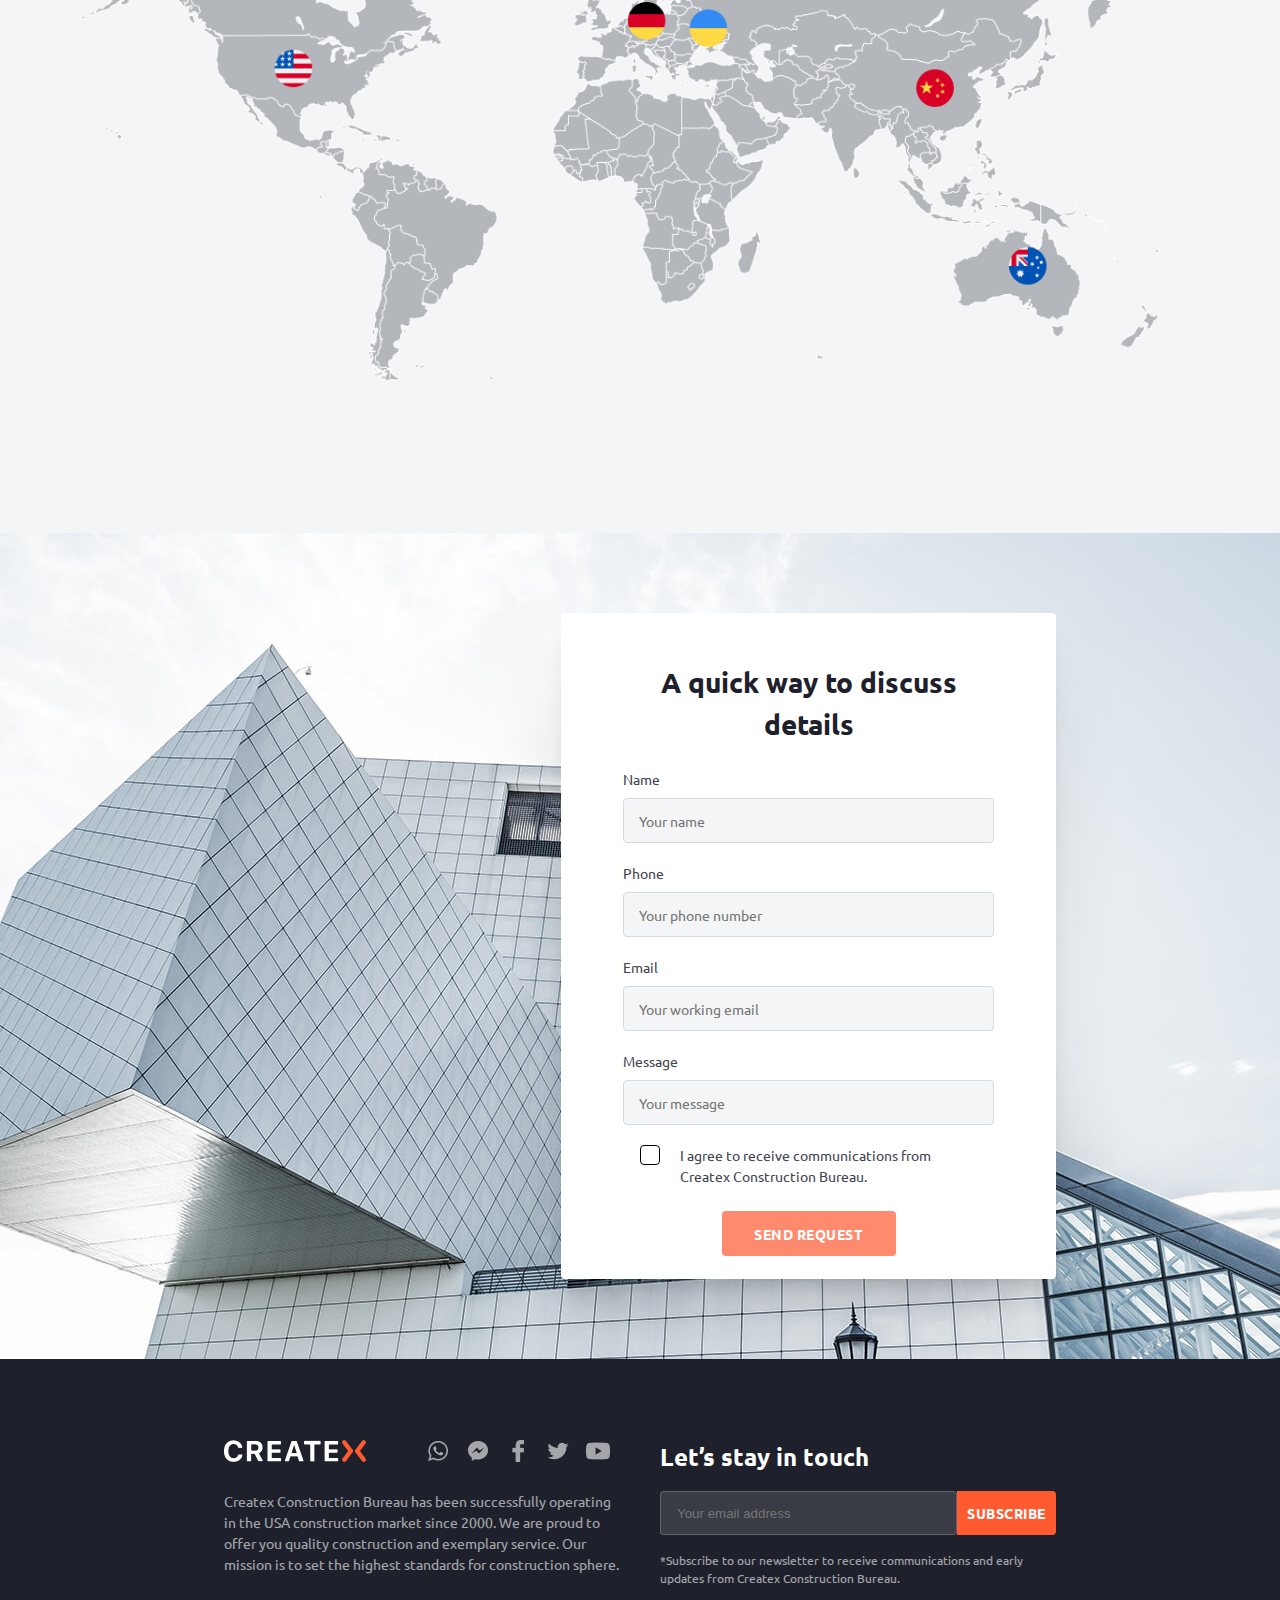
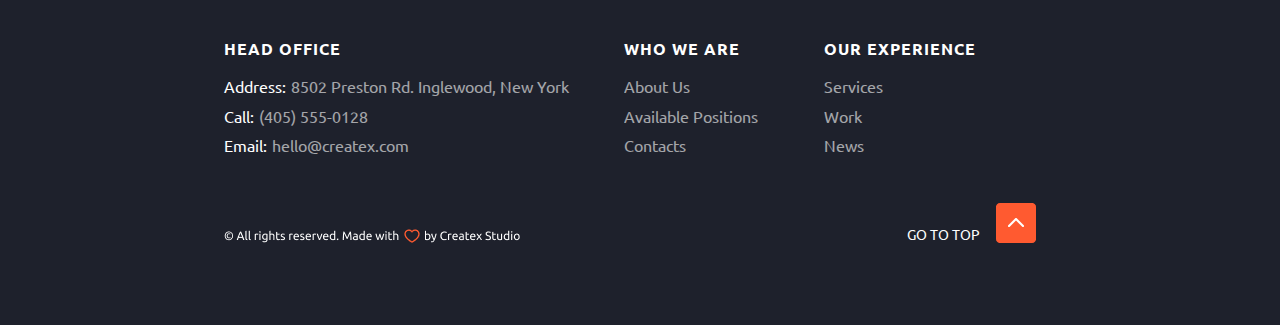
<file: Createx Website/about-us.html>
<!DOCTYPE html>
<html lang="en">

<head>
    <meta charset="UTF-8">
    <meta name="viewport" content="width=device-width, initial-scale=1.0">
    <link rel="stylesheet" href="css-about-us/style-about-us.css">
    <link rel="stylesheet" href="css-about-us/slider-about-us.css">
    <link rel="stylesheet" href="css-about-us/world-wide.css">
    <link rel="stylesheet" href="css-about-us/our-cores-values-about-us.css">
    <link rel="stylesheet" href="css-about-us/our-history.css">
    <link rel="stylesheet" href="css-about-us/under-about-us.css">
    <link rel="stylesheet" href="css-about-us/spec-comment-about-us.css">
    <link rel="stylesheet" href="css-about-us/our-team.css">

    <link rel="stylesheet" href="css/projects-hp.css">
    <link rel="stylesheet" href="css/video-and-core-values.css">

    <link rel="stylesheet" href="css-tabs/tab-main.css">
    <link rel="stylesheet" href="css-tabs/navbar.css">
    <link rel="stylesheet" href="css-tabs/discuss-detail.css">
    <link rel="stylesheet" href="css-tabs/footer.css">

    <script defer src="js-tabs/footer-forms.js"></script>
    <title>Createx Services</title>
</head>

<body>
    <div class="navbar">
        <div class="navbar-elements">
            <a href="index.html" id="nav-logo"><img src="images/nav-logo-icon.png" alt=""></a>
            <ul class="nav-menu-ul">
                <li><a href="about-us.html">About Us</a></li>
                <li><a href="services.html">Services</a></li>
                <li><a href="our-works.html">Work</a></li>
                <li><a href="news.html">News</a></li>
                <li><a href="contacts.html">Contacts</a></li>
            </ul>

            <div class="nav-back">
                <div class="nav-back-element">
                    <img src="images/nav-mobile-icon.png" alt="">
                    <div class="nav-back-info">
                        <span class="nav-back-title">Call us</span>
                        <span class="nav-back-subtitle">(405) 555-0128</span>
                    </div>
                </div>
                <div class="nav-back-element">
                    <img src="images/nav-chat-icon.png" alt="">
                    <div class="nav-back-info">
                        <span class="nav-back-title">Talk to us</span>
                        <span class="nav-back-subtitle">hello@createx.com</span>
                    </div>
                </div>
            </div>
            <div class="menu">
                <input type="checkbox" id="burger-checkbox" class="burger-checkbox">
                <label for="burger-checkbox" class="burger"></label>
                <ul class="menu-list">
                    <li><a href="about-us.html" class="menu-item">About Us</a>
                    <li>
                    <li><a href="services.html" class="menu-item">Services</a>
                    <li>
                    <li><a href="our-works.html" class="menu-item">Work</a>
                    <li>
                    <li><a href="news.html" class="menu-item">News</a>
                    <li>
                    <li><a href="contacts.html" class="menu-item">Contacts</a></li>
                    <li><span class="menu-item">(405) 555-0128</span></li>
                    <li><span class="menu-item">hello@createx.com</span></li>
                </ul>
            </div>
        </div>
    </div>

    <div class="tab-main" id="our-works-tab-main">
        <div class="tab-info">
            <div class="homepage-way">
                <a href="index.html" class="homepage-way-text">Homepage</a>
                <span class="other-way-text">/</span>
                <span class="other-way-text">About Us</span>
            </div>
            <div class="display1" id="title-our-works-page">ABOUT US</div>
            <div class="tab-discription">Createx Construction Bureau has been successfully operating in the USA
                construction market since 2000. We are proud to offer you quality construction and exemplary service.
            </div>
        </div>
    </div>
    <div class="our-cores-about-us" id="corev-cards-about-us2">
        <div class="cards" id="cards2">
            <div class="corev-card">
                <img src="images-about-us/about-us-under1.png" alt="">
                <div class="corev-card-title">
                    <h1 class="auu-h1">60%</h1>
                </div>
                <div class="corev-card-subtitle">Clients on the recommendation of friends</div>
            </div>
            <div class="corev-card">
                <img src="images-about-us/about-us-under2.png" alt="">
                <div class="corev-card-title">
                    <h1 class="auu-h1">2400+</h1>
                </div>
                <div class="corev-card-subtitle">Apartments renovated</div>
            </div>
            <div class="corev-card">
                <img src="images-about-us/about-us-under3.png" alt="">
                <div class="corev-card-title">
                    <h1 class="auu-h1">670</h1>
                </div>
                <div class="corev-card-subtitle">Qualified specialists</div>
            </div>
            <div class="corev-card">
                <img src="images-about-us/about-us-under4.png" alt="">
                <div class="corev-card-title">
                    <h1 class="auu-h1">150000+ m2</h1>
                </div>
                <div class="corev-card-subtitle">Finishing work was carried out</div>
            </div>
        </div>
    </div>

    <div class="spec-comment">
        <div class="spec-comment-info">
            <div class="spec-man"></div>
            <div class="spec-comment-text">
                <div class="citate">
                    <img class="citate-braces" src="images-about-us/braces.png" alt="">
                    <div class="leads">
                        <div class="lead sc-lead">
                            Dapibus nec vitae ante mattis. Aliquam phasellus ac dui augue in. Sed aliquet in egestas hac at
                            proin sed quam. Etiam aliquet sagittis non, massa cum pulvinar. Et in leo, tempus purus
                            vestibulum ut blandit et mi. Odio massa purus vel praesent arcu enim elit felis viverra.
                        </div>
                        <div class="lead sc-lead">
                            Magna aliquam interdum mattis ipsum arcu. Elit odio elit viverra quis metus amet eleifend amet.
                            Vet suspendisse faucibus tempor ipsum integer.
                        </div>
                        <div class="sign-info">
                            <div class="sc-name-and-position">
                                <div class="base sc-base">Courtney Alexander</div>
                                <div class="small sc-small">CEO - Createx Construction Bureau </div>
                            </div>
                            <img class="sign-signature" src="images-about-us/signature.png" alt="">
                        </div>
                    </div>
                </div>
            </div>
        </div>
    </div>

    <div class="our-cores-about-us">
        <div class="title-subtitle" id="au-cv-title">
            <h1>Our core values</h1>
            <h2>Our mission is to set the highest standards for construction sphere.</h2>
        </div>
        <div class="cards" id="corev-cards-about-us">
            <div class="corev-card">
                <img src="images/corev-card-icon1.png" alt="">
                <div class="corev-card-title">Quality</div>
                <div class="corev-card-subtitle">Culpa nostrud commodo ea consequat aliquip reprehenderit. Veniam velit
                    nostrud aliquip sunt.</div>
            </div>
            <div class="corev-divider"></div>
            <div class="corev-card">
                <img src="images/corev-card-icon2.png" alt="">
                <div class="corev-card-title">Safety</div>
                <div class="corev-card-subtitle">Anim reprehenderit sint voluptate exercitation adipisicing laborum
                    adipisicing. Minim empor est ea.</div>
            </div>
            <div class="corev-divider"></div>
            <div class="corev-card">
                <img src="images/corev-card-icon3.png" alt="">
                <div class="corev-card-title">Comfort</div>
                <div class="corev-card-subtitle">Sit veniam aute dolore adipisicing nulla sit culpa. Minim mollit
                    voluptate ullamco proident ea ad.</div>
            </div>
        </div>
    </div>

    <div class="our-history">
        <div class="projects-header" id="ph-about-us">
            <h1 id="oh-title">Our history</h1>
            <div class="projects-list-arrows">
                <div class="pla-arrow-left"></div>
                <div class="pla-arrow-right"></div>
            </div>
        </div>

        <div class="our-history-info">
            <div class="our-history-date-list">
                <div class="our-history-month-line">
                    <div class="half-lm"></div>
                    <div class="circle-month" id="selected-cm"></div>
                    <div class="line-month"></div>
                    <div class="circle-month"></div>
                    <div class="line-month"></div>
                    <div class="circle-month"></div>
                    <div class="line-month"></div>
                    <div class="circle-month"></div>
                    <div class="line-month"></div>
                    <div class="circle-month"></div>
                    <div class="line-month"></div>
                    <div class="circle-month"></div>
                    <div class="line-month"></div>
                    <div class="circle-month"></div>
                    <div class="line-month"></div>
                    <div class="circle-month"></div>
                    <div class="line-month"></div>
                    <div class="circle-month"></div>
                    <div class="half-lm"></div>
                </div>
                <div class="our-history-month">
                    <a href="">
                        <h3 class="ohm-h3" id="selected-ohm">Present</h3>
                    </a>
                    <a href="">
                        <h3 class="ohm-h3">March 2019</h3>
                    </a>
                    <a href="">
                        <h3 class="ohm-h3">November 2018</h3>
                    </a>
                    <a href="">
                        <h3 class="ohm-h3">July 2015</h3>
                    </a>
                    <a href="">
                        <h3 class="ohm-h3">August 2010</h3>
                    </a>
                    <a href="">
                        <h3 class="ohm-h3">February 2007</h3>
                    </a>
                    <a href="">
                        <h3 class="ohm-h3">May 2004</h3>
                    </a>
                    <a href="">
                        <h3 class="ohm-h3">October 2001</h3>
                    </a>
                    <a href="">
                        <h3 class="ohm-h3">June 2000</h3>
                    </a>
                </div>
            </div>

            <div class="our-history-image-info">
                <div class="oh-image"></div>
                <div class="base" id="oh-base">Bcelerisque dapibus pharetra nibh semper iaculis duis viverra porttitor
                    in. Eu nec
                    vitae, malesuada vitae egestas integer et morbi. Maecenas sed quis diam posuere malesuada magnis.
                    Bcelerisque dapibus. Eu nec vitae, </div>
            </div>

        </div>
    </div>


    <div class="slider-our-works">
        <div class="title-subtitle" id="sow-title">
            <h1>Our partners</h1>
            <h2>We are supported by 12+ industry bodies and media partners</h2>
        </div>
        <div class="sliderline">
            <div class="slideline-track">
                <div class="slide-sc">
                    <div class="ci1-our-works"></div>
                </div>
                <div class="slide-sc">
                    <div class="ci2-our-works"></div>
                </div>
                <div class="slide-sc">
                    <div class="ci3-our-works"></div>
                </div>
                <div class="slide-sc">
                    <div class="ci4-our-works"></div>
                </div>
                <div class="slide-sc">
                    <div class="ci5-our-works"></div>
                </div>
                <div class="slide-sc">
                    <div class="ci6-our-works"></div>
                </div>
                <div class="slide-sc">
                    <div class="ci1-our-works"></div>
                </div>
                <div class="slide-sc">
                    <div class="ci2-our-works"></div>
                </div>
                <div class="slide-sc">
                    <div class="ci3-our-works"></div>
                </div>
                <div class="slide-sc">
                    <div class="ci4-our-works"></div>
                </div>
                <div class="slide-sc">
                    <div class="ci5-our-works"></div>
                </div>
                <div class="slide-sc">
                    <div class="ci6-our-works"></div>
                </div>
            </div>
        </div>
        <div class="sliderline">
            <div class="slideline-track2">
                <div class="slide-sc">
                    <div class="ci1-our-works"></div>
                </div>
                <div class="slide-sc">
                    <div class="ci2-our-works"></div>
                </div>
                <div class="slide-sc">
                    <div class="ci3-our-works"></div>
                </div>
                <div class="slide-sc">
                    <div class="ci4-our-works"></div>
                </div>
                <div class="slide-sc">
                    <div class="ci5-our-works"></div>
                </div>
                <div class="slide-sc">
                    <div class="ci6-our-works"></div>
                </div>
                <div class="slide-sc">
                    <div class="ci1-our-works"></div>
                </div>
                <div class="slide-sc">
                    <div class="ci2-our-works"></div>
                </div>
                <div class="slide-sc">
                    <div class="ci3-our-works"></div>
                </div>
                <div class="slide-sc">
                    <div class="ci4-our-works"></div>
                </div>
                <div class="slide-sc">
                    <div class="ci5-our-works"></div>
                </div>
                <div class="slide-sc">
                    <div class="ci6-our-works"></div>
                </div>
            </div>
        </div>
    </div>

    <div class="our-team">
        <div class="our-team-info">
            <div class="title-subtitle" id="oti-title">
                <h1>Our team</h1>
                <h2>People are at the heart of Createx Construction Bureau</h2>
            </div>

            <div class="our-team-people-cards">
                <div class="our-team-people-card">
                    <div class="img-with-hover" id="otp-1">
                        <div class="orange-hover-tile">
                            <a href=""><img src="images-about-us/li-icon.png" alt=""></a>
                            <a href=""><img src="images-about-us/tw-icon.png" alt=""></a>
                            <a href=""><img src="images-about-us/fb-icon.png" alt=""></a>
                        </div>
                    </div>
                    <div class="team-title">
                        <div class="title-subtitle-team">
                            <div class="lead">Courtney Alexander</div>
                            <div class="base">CEO, Co-Founder</div>
                        </div>
                    </div>
                </div>
    
                <div class="our-team-people-card">
                    <div class="img-with-hover" id="otp-2">
                        <div class="orange-hover-tile">
                            <a href=""><img src="images-about-us/li-icon.png" alt=""></a> 
                            <a href=""><img src="images-about-us/tw-icon.png" alt=""></a> 
                            <a href=""><img src="images-about-us/fb-icon.png" alt=""></a> 
                        </div>
                    </div>
                    <div class="team-title">
                        <div class="title-subtitle-team">
                            <div class="lead">Calvin Fox</div>
                            <div class="base">CTO, Co-Founder</div>
                        </div>
                    </div>
                </div>
    
                <div class="our-team-people-card">
                    <div class="img-with-hover" id="otp-3">
                        <div class="orange-hover-tile">
                            <a href=""><img src="images-about-us/li-icon.png" alt=""></a> 
                            <a href=""><img src="images-about-us/tw-icon.png" alt=""></a> 
                            <a href=""><img src="images-about-us/fb-icon.png" alt=""></a> 
                        </div>
                    </div>
                    <div class="team-title">
                        <div class="title-subtitle-team">
                            <div class="lead">Johnny Lane</div>
                            <div class="base">Commercial Manager</div>
                        </div>
                    </div>
                </div>
    
                <div class="our-team-people-card">
                    <div class="img-with-hover" id="otp-4">
                        <div class="orange-hover-tile">
                            <a href=""><img src="images-about-us/li-icon.png" alt=""></a>
                            <a href=""><img src="images-about-us/tw-icon.png" alt=""></a> 
                            <a href=""><img src="images-about-us/fb-icon.png" alt=""></a> 
                        </div>
                    </div>
                    <div class="team-title">
                        <div class="title-subtitle-team">
                            <div class="lead">Diane Mccoy</div>
                            <div class="base">Director of Human Resources</div>
                        </div>
                    </div>
                </div>
    
                <div class="our-team-people-card">
                    <div class="img-with-hover" id="otp-5">
                        <div class="orange-hover-tile">
                            <a href=""><img src="images-about-us/li-icon.png" alt=""></a> 
                            <a href=""><img src="images-about-us/tw-icon.png" alt=""></a> 
                            <a href=""><img src="images-about-us/fb-icon.png" alt=""></a> 
                        </div>
                    </div>
                    <div class="team-title">
                        <div class="title-subtitle-team">
                            <div class="lead">Judith Warren</div>
                            <div class="base">Lead Accountant</div>
                        </div>
                    </div>
                </div>
    
                <div class="our-team-people-card">
                    <div class="img-with-hover" id="otp-6">
                        <div class="orange-hover-tile">
                            <a href=""><img src="images-about-us/li-icon.png" alt=""></a> 
                            <a href=""><img src="images-about-us/tw-icon.png" alt=""></a> 
                            <a href=""><img src="images-about-us/fb-icon.png" alt=""></a> 
                        </div>
                    </div>
                    <div class="team-title">
                        <div class="title-subtitle-team">
                            <div class="lead">Floyd Simmmons</div>
                            <div class="base">Finacial Director</div>
                        </div>
                    </div>
                </div>
    
                <div class="our-team-people-card">
                    <div class="img-with-hover" id="otp-7">
                        <div class="orange-hover-tile">
                            <a href=""><img src="images-about-us/li-icon.png" alt=""></a> 
                            <a href=""><img src="images-about-us/tw-icon.png" alt=""></a> 
                            <a href=""><img src="images-about-us/fb-icon.png" alt=""></a> 
                        </div>
                    </div>
                    <div class="team-title">
                        <div class="title-subtitle-team">
                            <div class="lead">Serenity Edwards</div>
                            <div class="base">Director of Marketing</div>
                        </div>
                    </div>
                </div>
    
                <div class="our-team-people-card">
                    <div class="img-with-hover" id="otp-8">
                        <div class="orange-hover-tile">
                            <a href=""><img src="images-about-us/li-icon.png" alt=""></a> 
                            <a href=""><img src="images-about-us/tw-icon.png" alt=""></a> 
                            <a href=""><img src="images-about-us/fb-icon.png" alt=""></a> 
                        </div>
                    </div>
                    <div class="team-title">
                        <div class="title-subtitle-team">
                            <div class="lead">Shawn Edwards</div>
                            <div class="base">Tech Lead</div>
                        </div>
                    </div>
                </div>
            </div>
        </div>

       
    </div>

    <div class="world-wide">
        <h1>We work worldwide</h1>
        <div class="world-wide-map"></div>
        <div class="list-countries">
            <h1><span class="red-ct">Canada</span></h1>
            <h1><span class="blue-ct">USA</span></h1>
            <h1><span class="black-ct">Germany</span></h1>
            <h1><span class="yellow-ct">Ukraine</span></h1>
            <h1><span class="red-ct">China</span></h1>
            <h1><span class="blue-ct">Australia</span></h1>
        </div>
    </div>

    <div class="discuss-detail">
        <div class="form-div">
            <form action="" method="get" class="discuss-form" >
                <div class="discuss-form-params">
                    <h3>A quick way to discuss details</h3>

                    <div class="discuss-points">
                        <div class="discuss-point">
                            <label for="discuss-name">Name</label>
                            <input type="text" id="footer-name" name="discuss-name" class="discuss-param" required
                                placeholder="Your name"/>
                        </div>
                        <div class="discuss-point">
                            <label for="discuss-number">Phone</label>
                            <input type="text" id="footer-phone" name="discuss-number" class="discuss-param" required
                                placeholder="Your phone number" />
                        </div>
                        <div class="discuss-point">
                            <label for="discuss-name">Email</label>
                            <input type="text" id="footer-email" name="discuss-name" class="discuss-param" required
                                placeholder="Your working email" />
                        </div>
                        <div class="discuss-point">
                            <label for="discuss-message">Message</label>
                            <input type="text" id="discuss-param-msg" name="discuss-message" class="discuss-param"
                                required placeholder="Your message" />
                        </div>
                        <div class="discuss-checkbox">
                            <input type="checkbox" id="checkbox-disc" name="discuss-checkbox" />
                            <span class="cb-checked"></span>
                            <label for="discuss-checkbox">I agree to receive communications from Createx Construction
                                Bureau.</label>
                        </div>
                    </div>
                    <div class="discuss-btn">
                        <input class="form-btn-input" id="discuss-btn" type="submit" value="send request" />
                    </div>
                </div>
            </form>
        </div>
    </div>
    <div class="footer">
        <div class="footer-info">
            <div class="footer-info-element-1">
                <div class="fie1-left">
                    <div class="fie1-left-top">
                        <a href=""><img src="images/footer-logo-icon-white.png" alt=""></a>
                        <div class="footer-social-icons">
                            <a href=""><img src="images/Whatsapp-footer-icon.png" alt=""></a>
                            <a href=""><img src="images/Messanger-footer-icon.png" alt=""></a>
                            <a href=""><img src="images/Facebook-footer-icon.png" alt=""></a>
                            <a href=""><img src="images/Twitter-footer-icon.png" alt=""></a>
                            <a href=""><img src="images/YouTube-footer-icon.png" alt=""></a>
                        </div>
                    </div>
                    <div class="fie1-left-down">
                        Createx Construction Bureau has been successfully operating in the USA construction market since
                        2000. We are proud to offer you quality construction and exemplary service. Our mission is to
                        set the highest standards for construction sphere.
                    </div>
                </div>
                <div class="fie1-right">
                    <h4>Let’s stay in touch</h4>
                    <form action="" method="get" class="subscribe-form">
                        <input type="text" id="subscribe-email-address" name="subscribe-email-adsress" required
                            placeholder="Your email address" />
                        <input id="sub-btn" type="submit" value="subscribe" />
                    </form>
                    <div class="star-sub">
                        *Subscribe to our newsletter to receive communications and early updates from Createx
                        Construction Bureau.
                    </div>
                </div>
            </div>
            <div class="footer-info-element-2">
                <div class="fie2-element-hf">
                    <h6>HEAD OFFICE</h6>
                    <div class="fie2-info">
                        <div class="fie2-info-point"><span class="start-info-point">Address:</span><span class="end-info-point">8502 Preston Rd. Inglewood, New York</span></div>
                        <div class="fie2-info-point"><span class="start-info-point">Call:</span><span class="end-info-point">(405) 555-0128</span></div>
                        <div class="fie2-info-point"><span class="start-info-point">Email:</span><span class="end-info-point">hello@createx.com</span></div>
                    </div>
                </div>

                <div class="fie2-element">
                    <h6>WHO WE ARE</h6>
                    <div class="fie2-info">
                        <span class="end-info-point-2"><a href="">About Us</a></span>
                        <span class="end-info-point-2"><a href="">Available Positions</a></span>
                        <span class="end-info-point-2"><a href="">Contacts</a></span>
                    </div>
                </div>

                <div class="fie2-element">
                    <h6>OUR EXPERIENCE</h6>
                    <div class="fie2-info">
                        <span class="end-info-point-2"><a href="">Services</a></span>
                        <span class="end-info-point-2"><a href="">Work</a></span>
                        <span class="end-info-point-2"><a href=""></a>News</span>
                    </div>
                </div>
            </div>
            <div class="footer-info-element-3">
                <img id="copyright-img" width="297px" height="18px" src="images/copyright-logo.png" alt="">
                <div class="go-to-top">
                    <div class="gtt-text">GO TO TOP</div>
                    <a href=""><img class="gtt-btn" src="images/go-to-top-btn.png" alt=""></a>
                </div>
            </div>
        </div>
    </div>
</body>

</html>
</file>
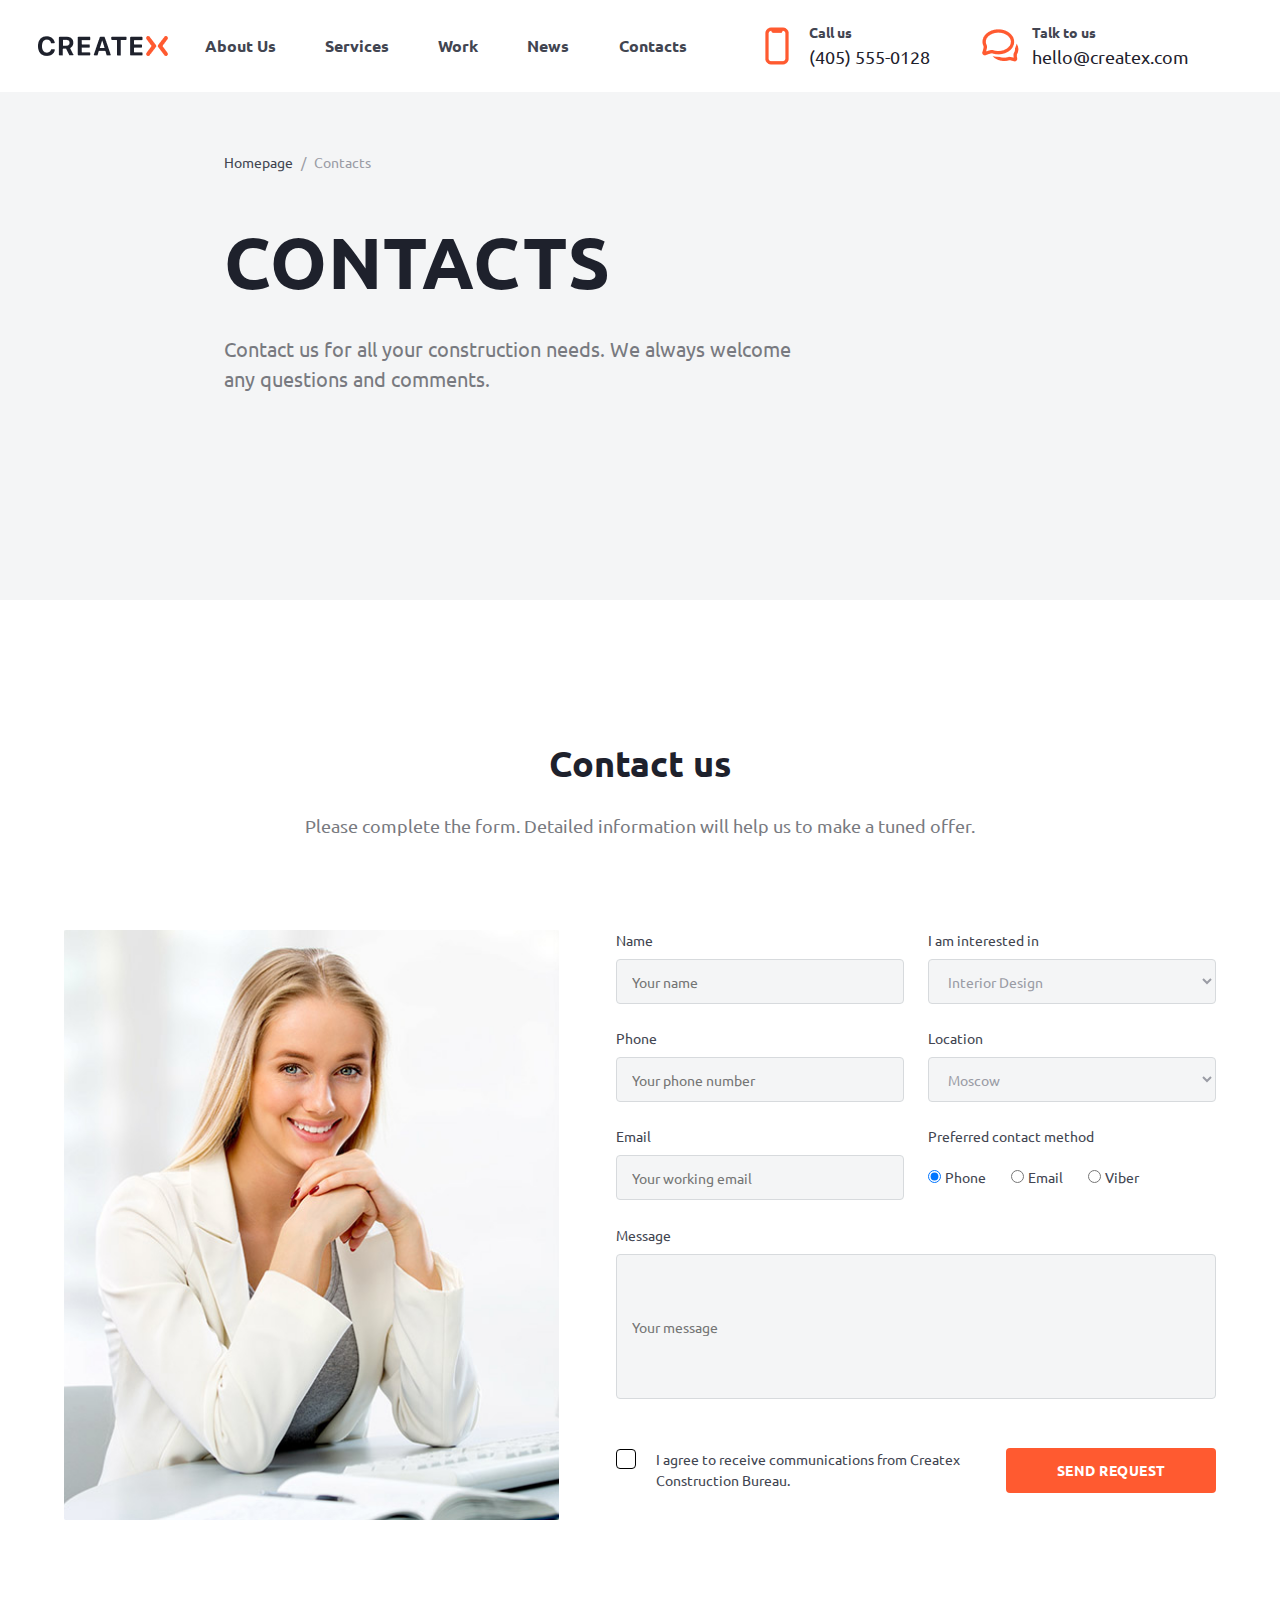
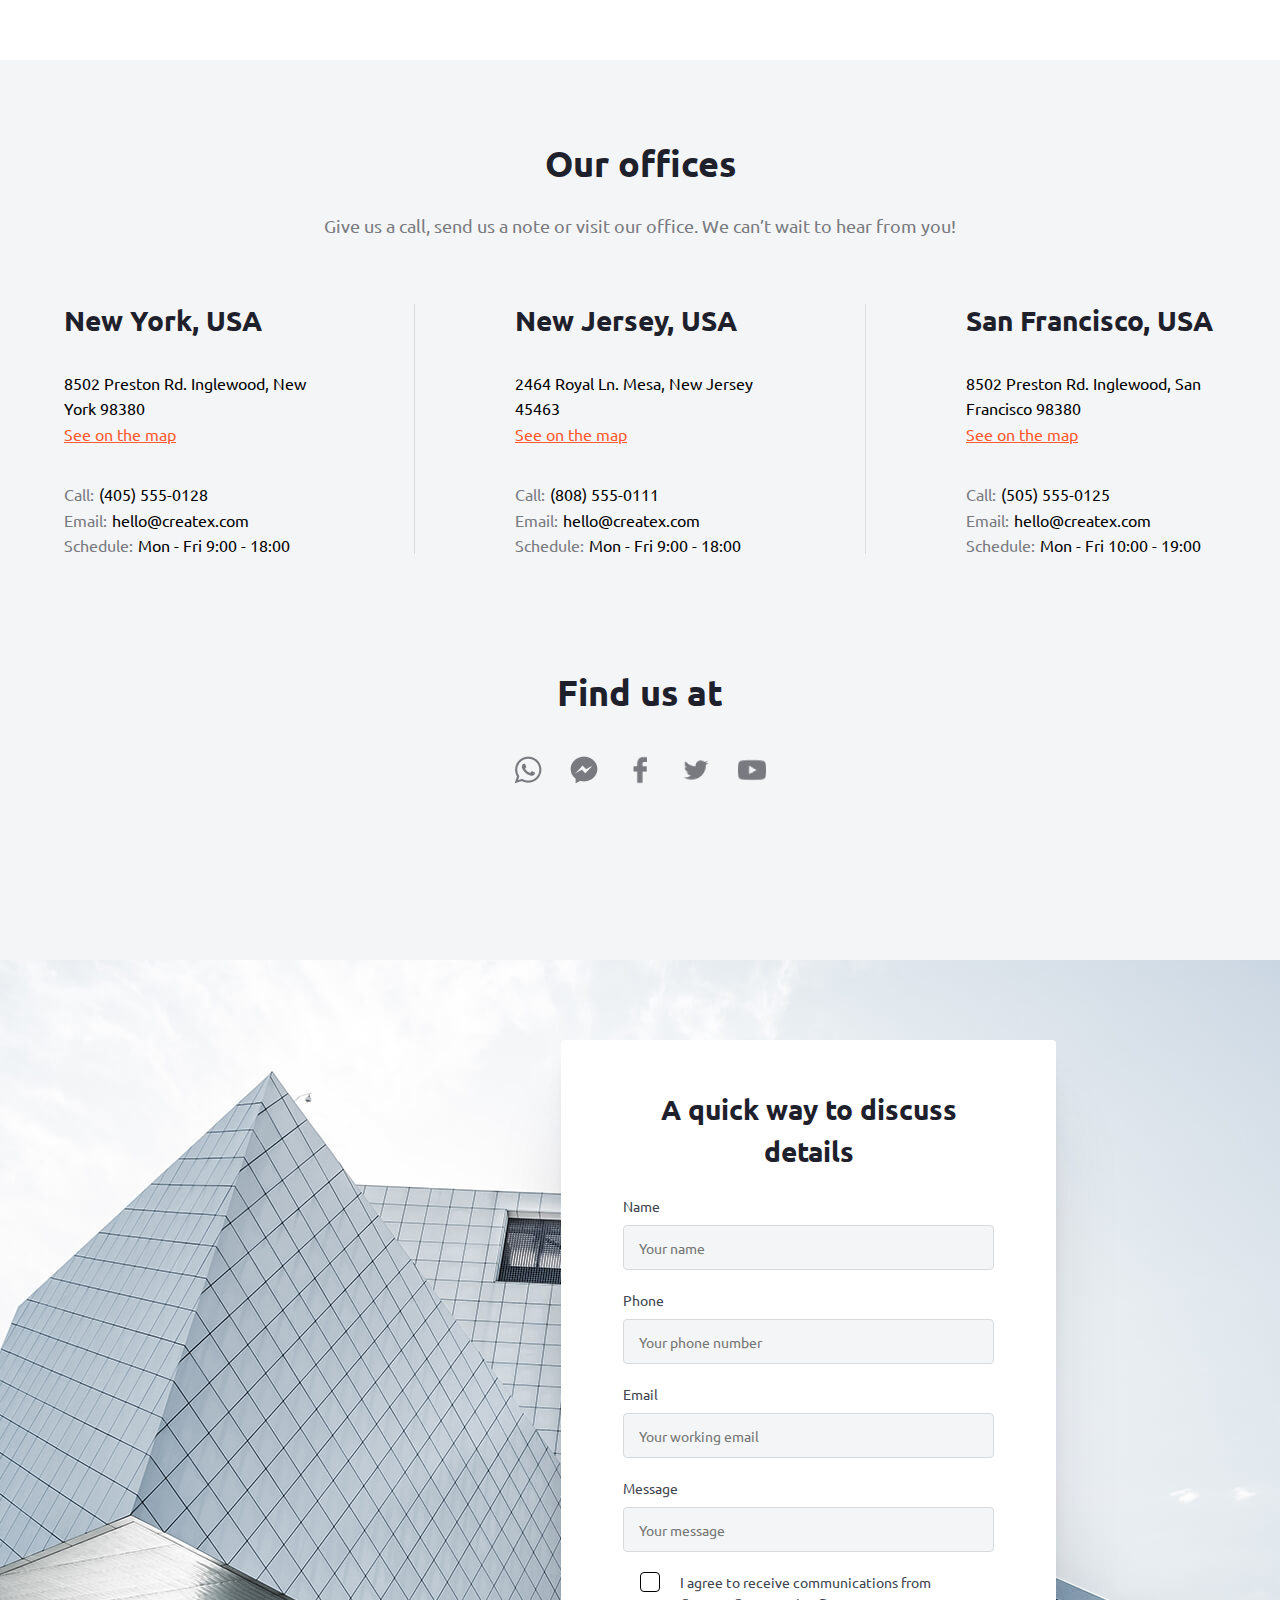
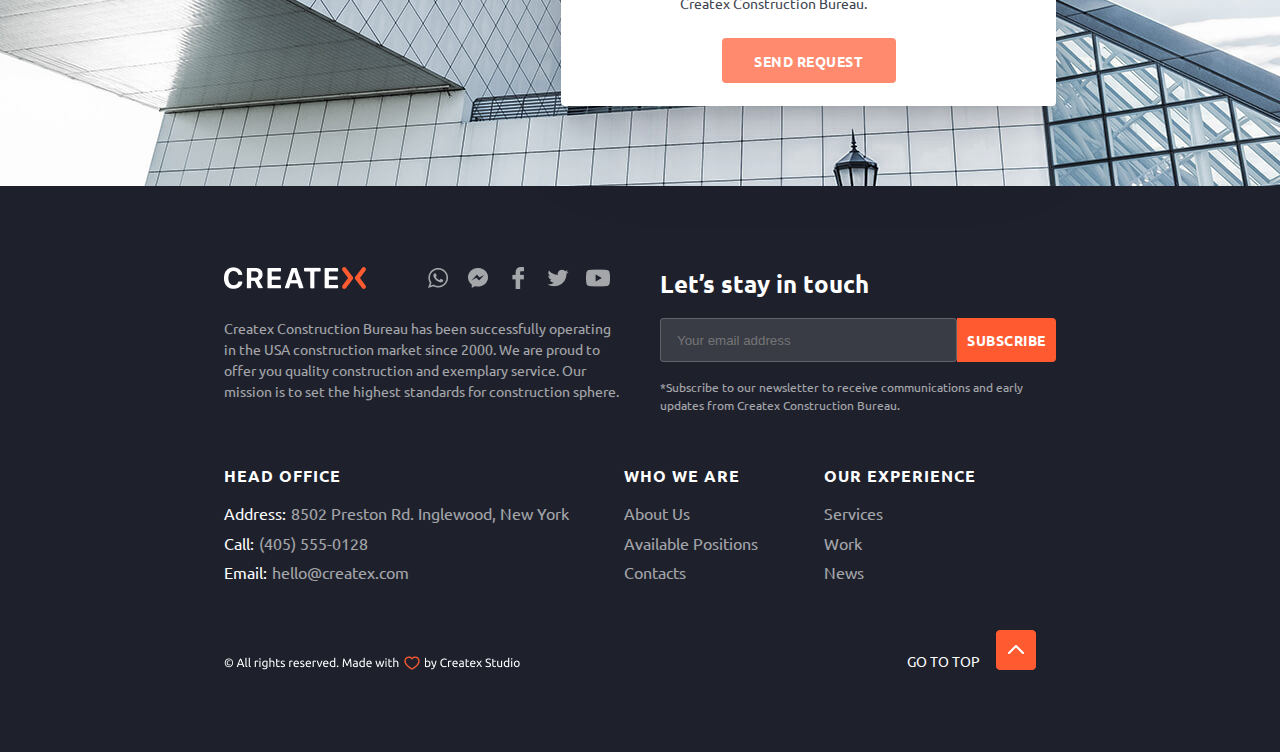
<file: Createx Website/contacts.html>
<!DOCTYPE html>
<html lang="en">

<head>
    <meta charset="UTF-8">
    <meta name="viewport" content="width=device-width, initial-scale=1.0">
    <link rel="stylesheet" href="css-contacts/style-contacts.css">
    <link rel="stylesheet" href="css-contacts/contacts-form.css">
    <link rel="stylesheet" href="css-contacts/css-our-offices.css">

    <link rel="stylesheet" href="css-tabs/tab-main.css">
    <link rel="stylesheet" href="css-tabs/navbar.css">
    <link rel="stylesheet" href="css-tabs/discuss-detail.css">
    <link rel="stylesheet" href="css-tabs/footer.css">

    <script defer src="js-tabs/footer-forms.js"></script>
    <title>Createx Services</title>
</head>

<body>
    <div class="navbar">
        <div class="navbar-elements">
            <a href="index.html" id="nav-logo"><img src="images/nav-logo-icon.png" alt=""></a>
            <ul class="nav-menu-ul">
                <li><a href="about-us.html">About Us</a></li>
                <li><a href="services.html">Services</a></li>
                <li><a href="our-works.html">Work</a></li>
                <li><a href="news.html">News</a></li>
                <li><a href="contacts.html">Contacts</a></li>
            </ul>

            <div class="nav-back">
                <div class="nav-back-element">
                    <img src="images/nav-mobile-icon.png" alt="">
                    <div class="nav-back-info">
                        <span class="nav-back-title">Call us</span>
                        <span class="nav-back-subtitle">(405) 555-0128</span>
                    </div>
                </div>
                <div class="nav-back-element">
                    <img src="images/nav-chat-icon.png" alt="">
                    <div class="nav-back-info">
                        <span class="nav-back-title">Talk to us</span>
                        <span class="nav-back-subtitle">hello@createx.com</span>
                    </div>
                </div>
            </div>
            <div class="menu">
                <input type="checkbox" id="burger-checkbox" class="burger-checkbox">
                <label for="burger-checkbox" class="burger"></label>
                <ul class="menu-list">
                    <li><a href="about-us.html" class="menu-item">About Us</a>
                    <li>
                    <li><a href="services.html" class="menu-item">Services</a>
                    <li>
                    <li><a href="our-works.html" class="menu-item">Work</a>
                    <li>
                    <li><a href="news.html" class="menu-item">News</a>
                    <li>
                    <li><a href="contacts.html" class="menu-item">Contacts</a></li>
                    <li><span class="menu-item">(405) 555-0128</span></li>
                    <li><span class="menu-item">hello@createx.com</span></li>
                </ul>
            </div>
        </div>
    </div>

    <div class="tab-main" id="our-works-tab-main">
        <div class="tab-info">
            <div class="homepage-way">
                <a href="index.html" class="homepage-way-text">Homepage</a>
                <span class="other-way-text">/</span>
                <span class="other-way-text">Contacts</span>
            </div>
            <div class="display1" id="title-our-works-page">CONTACTS</div>
            <div class="tab-discription">Contact us for all your construction needs. We always welcome any questions and comments.</div>
        </div>
    </div>

    <div class="contacts">
        <div class="contacts-info">
            <div class="title-subtitle" id="сi-title">
                <h1>Contact us</h1>
                <h2>Please complete the form. Detailed information will help us to make a tuned offer.</h2>
            </div>

            <div class="contacts-img-with-form">
                <div class="contacts-image"></div>

                <form action="" method="get" class="contacts-form">
                    <div class="contacts-header">
                        <div class="contacts-left">
                            <div class="contacts-point">
                                <label for="contacts-name">Name</label>
                                <input type="text" name="contacts-name" class="contacts-param" required
                                    placeholder="Your name" pattern="[A-Za-z]{2,20}" />
                            </div>
                            <div class="contacts-point">
                                <label for="contacts-number">Phone</label>
                                <input type="text" name="contacts-number" class="contacts-param" required
                                    placeholder="Your phone number" />
                            </div>
                            <div class="contacts-point">
                                <label for="contacts-name">Email</label>
                                <input type="text" name="contacts-name" class="contacts-param" required
                                    placeholder="Your working email" />
                            </div>
                        </div>
                        <div class="contacts-right">
                            <div class="contacts-point">
                                <label>I am interested in</label>
                                <select class="contacts-param">
                                   <option value="design1">Interior Design</option>
                                   <option value="design2">Another Design 2</option>
                                   <option value="design3">Another Design 3</option>
                                   <option value="design4">Another Design 4</option>
                                   <option value="design5">Another Design 5</option>
                                </select>
                            </div>
                            <div class="contacts-point">
                                <label>Location</label>
                                <select class="contacts-param">
                                   <option value="design1">Moscow</option>
                                   <option value="design2">Saint-Petersburg</option>
                                   <option value="design3">New York</option>
                                   <option value="design4">Ekaterinburg</option>
                                   <option value="design5">Dnepropetrovsk</option>
                                </select>
                            </div>
                            
                            <div class="contacts-point">
                                <label>Preferred contact method</label>

                                <div class="contacts-radio-btns">
                                    <div>
                                        <input type="radio" class="c-radio" name="c-radio" value="Phone" checked />
                                        <label for="c-phone">Phone</label>
                                    </div>
                                    
                                    <div>
                                        <input type="radio" class="c-radio" name="c-radio" value="Email" />
                                        <label for="c-email">Email</label>
                                    </div>
                                    
                                    <div>
                                        <input type="radio" class="c-radio" name="c-radio" value="Viber" />
                                        <label for="c-viber">Viber</label>
                                    </div>
                                </div>
                            </div>  
                        </div>
                    </div>

                    <div class="contacts-footer">
                        <div class="contacts-point">
                            <label for="discuss-message">Message</label>
                            <input type="text" id="contacts-param-msg" name="discuss-message" class="contacts-param"
                                required placeholder="Your message" />
                        </div>
                        
                        <div class="checkbox-and-agree">
                            <div class="contacts-checkbox">
                                <input type="checkbox" id="c-checkbox-disc" name="discuss-checkbox" />
                                <span class="c-cb-checked"></span>
                                <label for="discuss-checkbox">I agree to receive communications from Createx Construction
                                    Bureau.</label>
                            </div>
    
                            <div class="contacts-btn">
                                <input class="form-btn-input ci-btn" type="submit" value="send request" />
                            </div>
                        </div>
                    </div>
                </form>
            </div>
        </div>
    </div>

    <div class="our-offices">
        <div class="title-subtitle" id="of-title">
            <h1>Our offices</h1>
            <h2>Give us a call, send us a note or visit our office. We can’t wait to hear from you!</h2>
        </div>
        <div class="offices-cards">
            <div class="office-card">
                <div class="office-contacts-header">
                    <h3>New York, USA</h3>
                    <div class="base">8502 Preston Rd. Inglewood, New York 98380</div>
                    <a href="" class="base" id="base-see">See on the map</a>
                </div>
                    
                <div class="office-contacts-footer">
                    <div class="office-contact">
                        <span class="base oc-base">Call:</span><span class="base">(405) 555-0128</span>
                    </div>
    
                    <div class="office-contact">
                        <span class="base oc-base">Email:</span><span class="base">hello@createx.com</span>
                    </div>
    
                    <div class="office-contact">
                        <span class="base oc-base">Schedule:</span><span class="base">Mon - Fri 9:00 - 18:00</span>
                    </div>
                </div>
            </div>
            <div class="office-divider"></div>
            <div class="office-card">
                <div class="office-contacts-header">
                    <h3>New Jersey, USA</h3>
                    <div class="base">2464 Royal Ln. Mesa, New Jersey 45463</div>
                    <a href="" class="base" id="base-see">See on the map</a>
                </div>
                    
                <div class="office-contacts-footer">
                    <div class="office-contact">
                        <span class="base oc-base">Call:</span><span class="base">(808) 555-0111</span>
                    </div>
    
                    <div class="office-contact">
                        <span class="base oc-base">Email:</span><span class="base">hello@createx.com</span>
                    </div>
    
                    <div class="office-contact">
                        <span class="base oc-base">Schedule:</span><span class="base">Mon - Fri 9:00 - 18:00</span>
                    </div>
                </div>
            </div>
            <div class="office-divider"></div>
            <div class="office-card">
                <div class="office-contacts-header">
                    <h3>San Francisco, USA</h3>
                    <div class="base">8502 Preston Rd. Inglewood, San Francisco 98380</div>
                    <a href="" class="base" id="base-see">See on the map</a>
                </div>
                    
                <div class="office-contacts-footer">
                    <div class="office-contact">
                        <span class="base oc-base">Call:</span><span class="base">(505) 555-0125</span>
                    </div>
    
                    <div class="office-contact">
                        <span class="base oc-base">Email:</span><span class="base">hello@createx.com</span>
                    </div>
    
                    <div class="office-contact">
                        <span class="base oc-base">Schedule:</span><span class="base">Mon - Fri 10:00 - 19:00</span>
                    </div>
                </div>
            </div>
        </div>

        <h1 class="find-h1">Find us at</h1>
        <div class="soc-icons">
            <a id="ic1" href=""></a>
            <a id="ic2" href=""></a>
            <a id="ic3" href=""></a>
            <a id="ic4" href=""></a>
            <a id="ic5" href=""></a>
        </div>
    </div>

    <div class="discuss-detail">
        <div class="form-div">
            <form action="" method="get" class="discuss-form" >
                <div class="discuss-form-params">
                    <h3>A quick way to discuss details</h3>

                    <div class="discuss-points">
                        <div class="discuss-point">
                            <label for="discuss-name">Name</label>
                            <input type="text" id="footer-name" name="discuss-name" class="discuss-param" required
                                placeholder="Your name"/>
                        </div>
                        <div class="discuss-point">
                            <label for="discuss-number">Phone</label>
                            <input type="text" id="footer-phone" name="discuss-number" class="discuss-param" required
                                placeholder="Your phone number" />
                        </div>
                        <div class="discuss-point">
                            <label for="discuss-name">Email</label>
                            <input type="text" id="footer-email" name="discuss-name" class="discuss-param" required
                                placeholder="Your working email" />
                        </div>
                        <div class="discuss-point">
                            <label for="discuss-message">Message</label>
                            <input type="text" id="discuss-param-msg" name="discuss-message" class="discuss-param"
                                required placeholder="Your message" />
                        </div>
                        <div class="discuss-checkbox">
                            <input type="checkbox" id="checkbox-disc" name="discuss-checkbox" />
                            <span class="cb-checked"></span>
                            <label for="discuss-checkbox">I agree to receive communications from Createx Construction
                                Bureau.</label>
                        </div>
                    </div>
                    <div class="discuss-btn">
                        <input class="form-btn-input" id="discuss-btn" type="submit" value="send request" />
                    </div>
                </div>
            </form>
        </div>
    </div>
    <div class="footer">
        <div class="footer-info">
            <div class="footer-info-element-1">
                <div class="fie1-left">
                    <div class="fie1-left-top">
                        <a href=""><img src="images/footer-logo-icon-white.png" alt=""></a>
                        <div class="footer-social-icons">
                            <a href=""><img src="images/Whatsapp-footer-icon.png" alt=""></a>
                            <a href=""><img src="images/Messanger-footer-icon.png" alt=""></a>
                            <a href=""><img src="images/Facebook-footer-icon.png" alt=""></a>
                            <a href=""><img src="images/Twitter-footer-icon.png" alt=""></a>
                            <a href=""><img src="images/YouTube-footer-icon.png" alt=""></a>
                        </div>
                    </div>
                    <div class="fie1-left-down">
                        Createx Construction Bureau has been successfully operating in the USA construction market since
                        2000. We are proud to offer you quality construction and exemplary service. Our mission is to
                        set the highest standards for construction sphere.
                    </div>
                </div>
                <div class="fie1-right">
                    <h4>Let’s stay in touch</h4>
                    <form action="" method="get" class="subscribe-form">
                        <input type="text" id="subscribe-email-address" name="subscribe-email-adsress" required
                            placeholder="Your email address" />
                        <input id="sub-btn" type="submit" value="subscribe" />
                    </form>
                    <div class="star-sub">
                        *Subscribe to our newsletter to receive communications and early updates from Createx
                        Construction Bureau.
                    </div>
                </div>
            </div>
            <div class="footer-info-element-2">
                <div class="fie2-element-hf">
                    <h6>HEAD OFFICE</h6>
                    <div class="fie2-info">
                        <div class="fie2-info-point"><span class="start-info-point">Address:</span><span
                                class="end-info-point">8502 Preston Rd. Inglewood, New York</span></div>
                        <div class="fie2-info-point"><span class="start-info-point">Call:</span><span
                                class="end-info-point">(405) 555-0128</span></div>
                        <div class="fie2-info-point"><span class="start-info-point">Email:</span><span
                                class="end-info-point">hello@createx.com</span></div>
                    </div>
                </div>

                <div class="fie2-element">
                    <h6>WHO WE ARE</h6>
                    <div class="fie2-info">
                        <span class="end-info-point-2"><a href="">About Us</a></span>
                        <span class="end-info-point-2"><a href="">Available Positions</a></span>
                        <span class="end-info-point-2"><a href="">Contacts</a></span>
                    </div>
                </div>

                <div class="fie2-element">
                    <h6>OUR EXPERIENCE</h6>
                    <div class="fie2-info">
                        <span class="end-info-point-2"><a href="">Services</a></span>
                        <span class="end-info-point-2"><a href="">Work</a></span>
                        <span class="end-info-point-2"><a href=""></a>News</span>
                    </div>
                </div>
            </div>
            <div class="footer-info-element-3">
                <img id="copyright-img" width="297px" height="18px" src="images/copyright-logo.png" alt="">
                <div class="go-to-top">
                    <div class="gtt-text">GO TO TOP</div>
                    <a href=""><img class="gtt-btn" src="images/go-to-top-btn.png" alt=""></a>
                </div>
            </div>
        </div>
    </div>
</body>

</html>
</file>
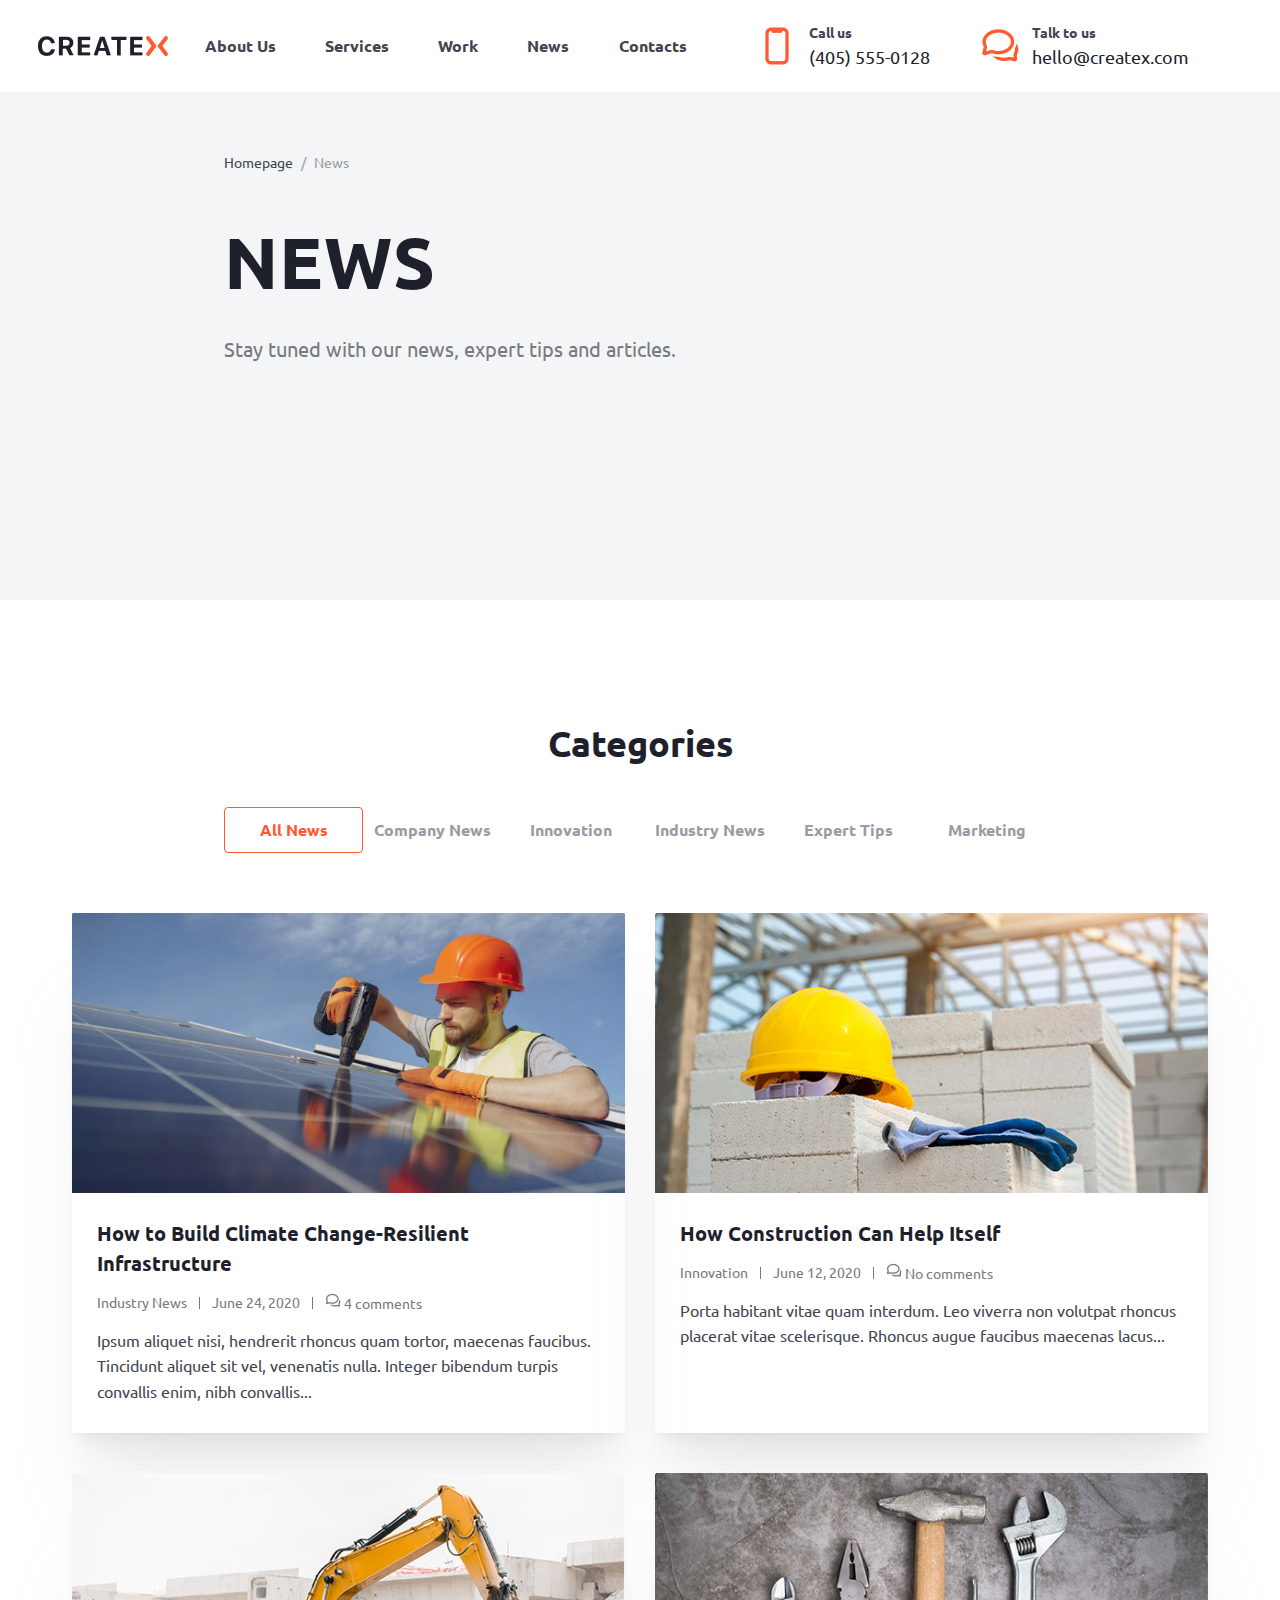
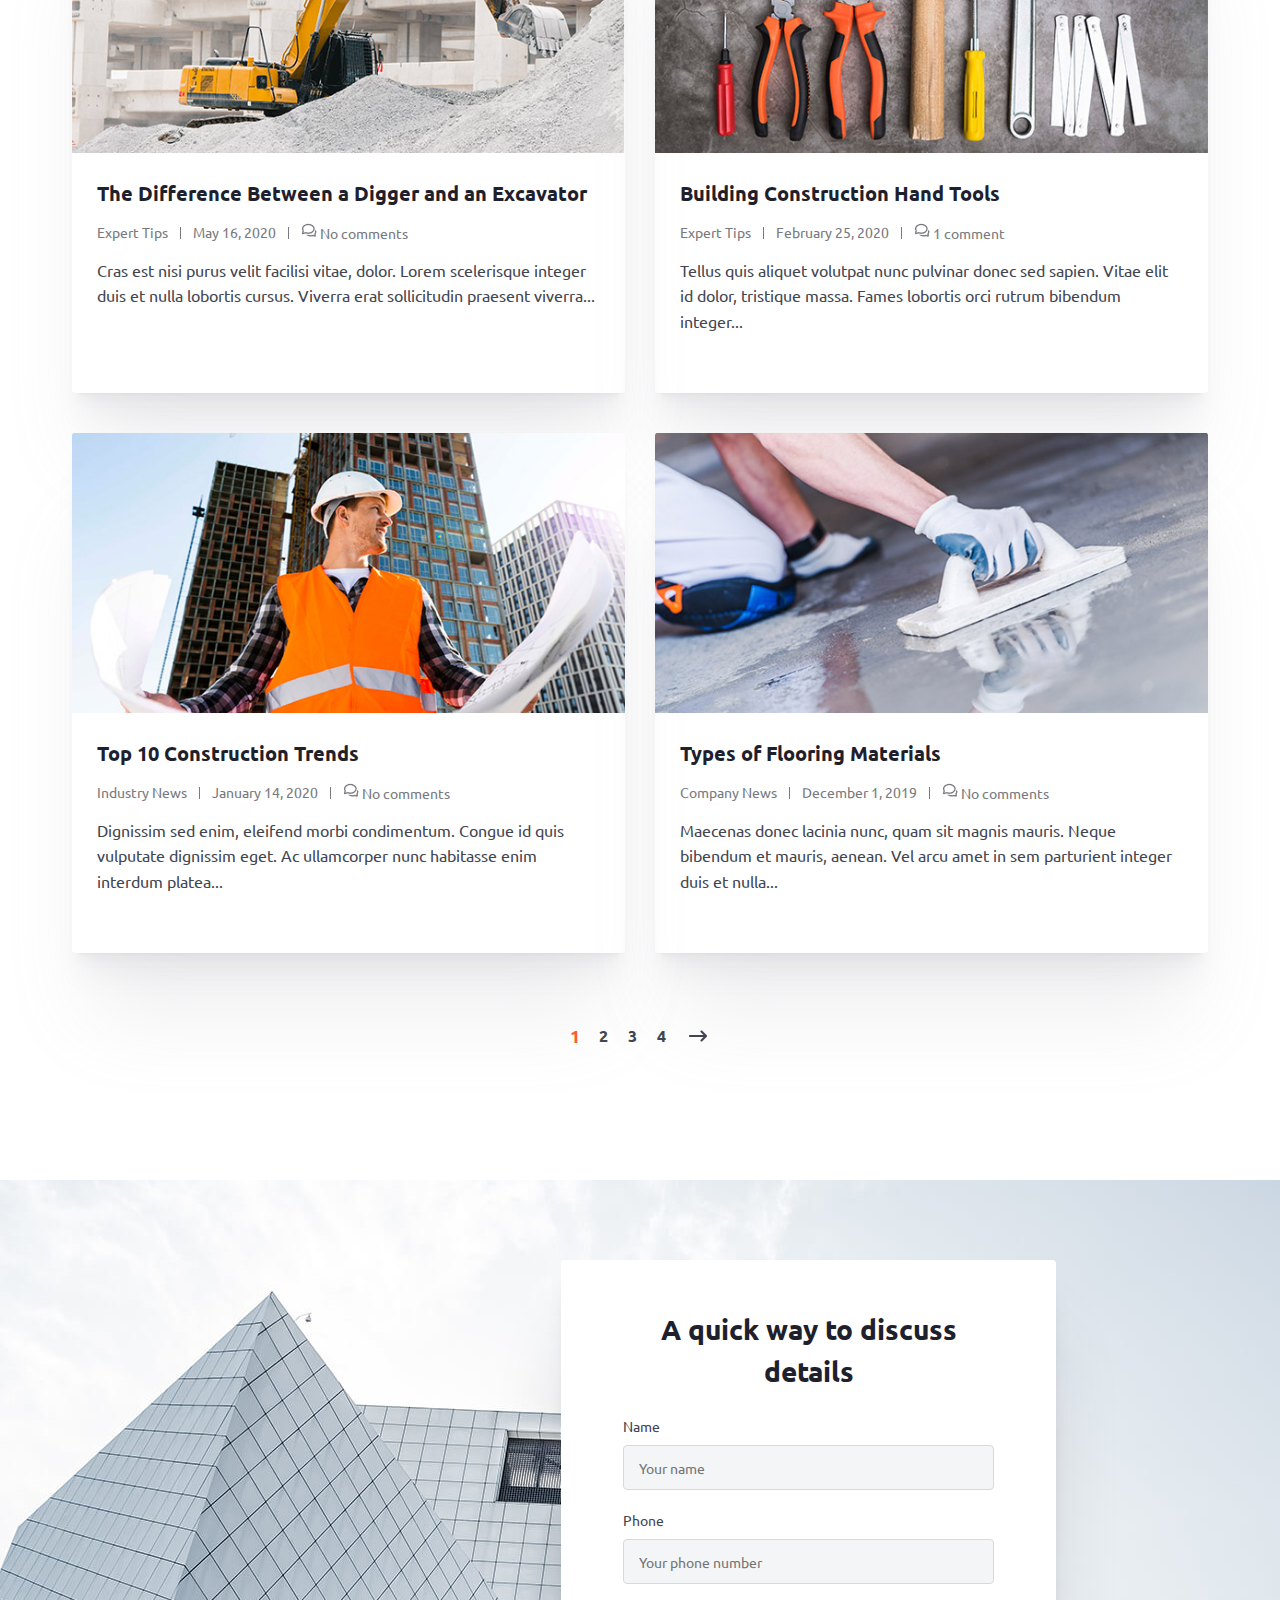
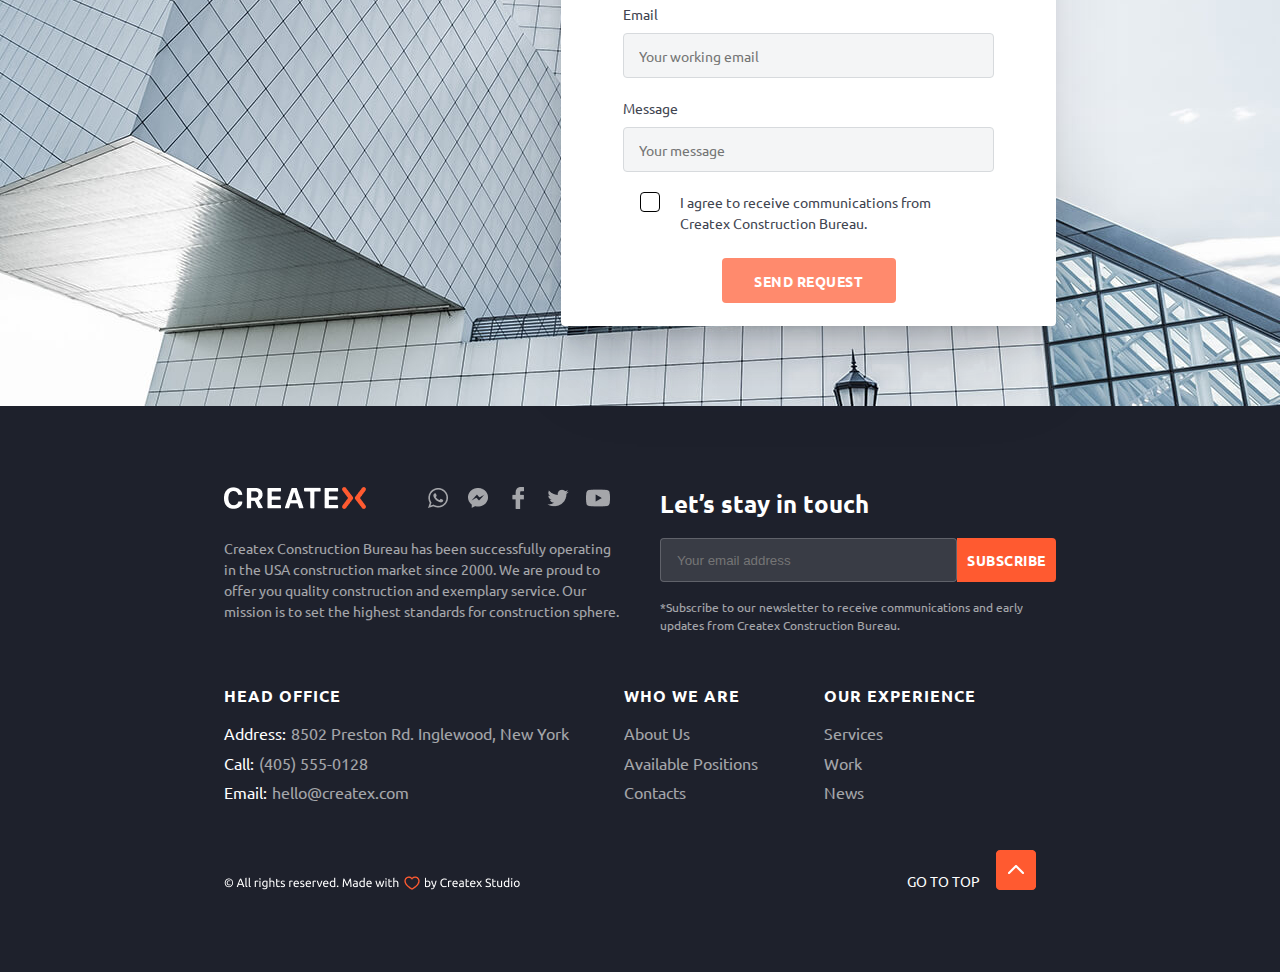
<file: Createx Website/news.html>
<!DOCTYPE html>
<html lang="en">

<head>
    <meta charset="UTF-8">
    <meta name="viewport" content="width=device-width, initial-scale=1.0">
    <link rel="stylesheet" href="css-news/style-news.css">
    <link rel="stylesheet" href="css-news/news-categories.css">
    <link rel="stylesheet" href="css-news/news.css">

    <link rel="stylesheet" href="css-tabs/tab-main.css">
    <link rel="stylesheet" href="css-tabs/navbar.css">
    <link rel="stylesheet" href="css-tabs/discuss-detail.css">
    <link rel="stylesheet" href="css-tabs/footer.css">

    <script defer src="js-tabs/footer-forms.js"></script>
    <title>Createx Services</title>
</head>

<body>
    <div class="navbar">
        <div class="navbar-elements">
            <a href="index.html" id="nav-logo"><img src="images/nav-logo-icon.png" alt=""></a>
            <ul class="nav-menu-ul">
                <li><a href="about-us.html">About Us</a></li>
                <li><a href="services.html">Services</a></li>
                <li><a href="our-works.html">Work</a></li>
                <li><a href="news.html">News</a></li>
                <li><a href="contacts.html">Contacts</a></li>
            </ul>

            <div class="nav-back">
                <div class="nav-back-element">
                    <img src="images/nav-mobile-icon.png" alt="">
                    <div class="nav-back-info">
                        <span class="nav-back-title">Call us</span>
                        <span class="nav-back-subtitle">(405) 555-0128</span>
                    </div>
                </div>
                <div class="nav-back-element">
                    <img src="images/nav-chat-icon.png" alt="">
                    <div class="nav-back-info">
                        <span class="nav-back-title">Talk to us</span>
                        <span class="nav-back-subtitle">hello@createx.com</span>
                    </div>
                </div>
            </div>
            <div class="menu">
                <input type="checkbox" id="burger-checkbox" class="burger-checkbox">
                <label for="burger-checkbox" class="burger"></label>
                <ul class="menu-list">
                    <li><a href="about-us.html" class="menu-item">About Us</a>
                    <li>
                    <li><a href="services.html" class="menu-item">Services</a>
                    <li>
                    <li><a href="our-works.html" class="menu-item">Work</a>
                    <li>
                    <li><a href="news.html" class="menu-item">News</a>
                    <li>
                    <li><a href="contacts.html" class="menu-item">Contacts</a></li>
                    <li><span class="menu-item">(405) 555-0128</span></li>
                    <li><span class="menu-item">hello@createx.com</span></li>
                </ul>
            </div>
        </div>
    </div>

    <div class="tab-main" id="our-works-tab-main">
        <div class="tab-info">
            <div class="homepage-way">
                <a href="index.html" class="homepage-way-text">Homepage</a>
                <span class="other-way-text">/</span>
                <span class="other-way-text">News</span>
            </div>
            <div class="display1" id="title-our-works-page">NEWS</div>
            <div class="tab-discription">Stay tuned with our news, expert tips and articles.</div>
        </div>
    </div>

    <div class="news-categories">
        <h1>Categories</h1>
        <div class="news-categories-points">
            <div class="news-category" id="selected-category">
                <div class="base nc-base">All News</div>
            </div>
            <div class="news-category">
                <div class="base nc-base">Company News</div>
            </div>
            <div class="news-category">
                <div class="base nc-base">Innovation</div>
            </div>
            <div class="news-category">
                <div class="base nc-base">Industry News</div>
            </div>
            <div class="news-category">
                <div class="base nc-base">Expert Tips</div>
            </div>
            <div class="news-category">
                <div class="base nc-base">Marketing</div>
            </div>
        </div>

        <div class="news">
            <div class="main-news">
                <div class="news-image" id="news-img1"></div>
                <div class="all-info-news">
                    <a href="" class="title-news">How to Build Climate Change-Resilient Infrastructure</a>
                    <div class="info-news">
                        <div class="info-news-element">Industry News</div>
                        <div class="info-news-divider"></div>
                        <div class="info-news-element">June 24, 2020</div>
                        <div class="info-news-divider"></div>
                        <div class="info-news-element">
                            <img src="images/chat-icon-for-news.png" alt="">
                            4 comments
                        </div>
                    </div>
                    <div class="discription-news">Ipsum aliquet nisi, hendrerit rhoncus quam tortor, maecenas
                        faucibus.
                        Tincidunt aliquet sit vel, venenatis nulla. Integer bibendum turpis convallis enim, nibh
                        convallis...
                    </div>
                </div>
            </div>
            <div class="main-news">
                <div class="news-image" id="news-img2"></div>
                <div class="all-info-news">
                    <a href="" class="title-news">How Construction Can Help Itself</a>
                    <div class="info-news">
                        <div class="info-news-element">Innovation</div>
                        <div class="info-news-divider"></div>
                        <div class="info-news-element">June 12, 2020</div>
                        <div class="info-news-divider"></div>
                        <div class="info-news-element">
                            <img src="images/chat-icon-for-news.png" alt="">
                            No comments
                        </div>
                    </div>
                    <div class="discription-news">
                        Porta habitant vitae quam interdum. Leo viverra non volutpat rhoncus placerat vitae scelerisque.
                        Rhoncus augue faucibus maecenas lacus...
                    </div>
                </div>
            </div>
            <div class="main-news">
                <div class="news-image" id="news-img3"></div>
                <div class="all-info-news">
                    <a href="" class="title-news">The Difference Between a Digger and an Excavator</a>
                    <div class="info-news">
                        <div class="info-news-element">Expert Tips</div>
                        <div class="info-news-divider"></div>
                        <div class="info-news-element">May 16, 2020</div>
                        <div class="info-news-divider"></div>
                        <div class="info-news-element">
                            <img src="images/chat-icon-for-news.png" alt="">
                            No comments
                        </div>
                    </div>
                    <div class="discription-news">Cras est nisi purus velit facilisi vitae, dolor. Lorem scelerisque
                        integer duis et nulla lobortis cursus. Viverra erat sollicitudin praesent viverra...
                    </div>
                </div>
            </div>
            <div class="main-news">
                <div class="news-image" id="news-img4"></div>
                <div class="all-info-news">
                    <a href="" class="title-news">Building Construction Hand Tools</a>
                    <div class="info-news">
                        <div class="info-news-element">Expert Tips</div>
                        <div class="info-news-divider"></div>
                        <div class="info-news-element">February 25, 2020</div>
                        <div class="info-news-divider"></div>
                        <div class="info-news-element">
                            <img src="images/chat-icon-for-news.png" alt="">
                            1 comment
                        </div>
                    </div>
                    <div class="discription-news">Tellus quis aliquet volutpat nunc pulvinar donec sed sapien. Vitae
                        elit id dolor, tristique massa. Fames lobortis orci rutrum bibendum integer...
                    </div>
                </div>
            </div>
            <div class="main-news">
                <div class="news-image" id="news-img5"></div>
                <div class="all-info-news">
                    <a href="" class="title-news">Top 10 Construction Trends</a>
                    <div class="info-news">
                        <div class="info-news-element">Industry News</div>
                        <div class="info-news-divider"></div>
                        <div class="info-news-element">January 14, 2020</div>
                        <div class="info-news-divider"></div>
                        <div class="info-news-element">
                            <img src="images/chat-icon-for-news.png" alt="">
                            No comments
                        </div>
                    </div>
                    <div class="discription-news">Dignissim sed enim, eleifend morbi condimentum. Congue id quis
                        vulputate dignissim eget. Ac ullamcorper nunc habitasse enim interdum platea...
                    </div>
                </div>
            </div>
            <div class="main-news">
                <div class="news-image" id="news-img6"></div>
                <div class="all-info-news">
                    <a href="" class="title-news">Types of Flooring Materials</a>
                    <div class="info-news">
                        <div class="info-news-element">Company News</div>
                        <div class="info-news-divider"></div>
                        <div class="info-news-element">December 1, 2019</div>
                        <div class="info-news-divider"></div>
                        <div class="info-news-element">
                            <img src="images/chat-icon-for-news.png" alt="">
                            No comments
                        </div>
                    </div>
                    <div class="discription-news">Maecenas donec lacinia nunc, quam sit magnis mauris. Neque bibendum et
                        mauris, aenean. Vel arcu amet in sem parturient integer duis et nulla...
                    </div>
                </div>
            </div>
        </div>

        <div class="digits-news">
            <span class="base" id="selected-digit">1</span>
            <span class="base d-base">2</span>
            <span class="base d-base">3</span>
            <span class="base d-base">4</span>
            <div class="pla-arrow-right"></div>
        </div>
    </div>

    <div class="discuss-detail">
        <div class="form-div">
            <form action="" method="get" class="discuss-form" >
                <div class="discuss-form-params">
                    <h3>A quick way to discuss details</h3>

                    <div class="discuss-points">
                        <div class="discuss-point">
                            <label for="discuss-name">Name</label>
                            <input type="text" id="footer-name" name="discuss-name" class="discuss-param" required
                                placeholder="Your name"/>
                        </div>
                        <div class="discuss-point">
                            <label for="discuss-number">Phone</label>
                            <input type="text" id="footer-phone" name="discuss-number" class="discuss-param" required
                                placeholder="Your phone number" />
                        </div>
                        <div class="discuss-point">
                            <label for="discuss-name">Email</label>
                            <input type="text" id="footer-email" name="discuss-name" class="discuss-param" required
                                placeholder="Your working email" />
                        </div>
                        <div class="discuss-point">
                            <label for="discuss-message">Message</label>
                            <input type="text" id="discuss-param-msg" name="discuss-message" class="discuss-param"
                                required placeholder="Your message" />
                        </div>
                        <div class="discuss-checkbox">
                            <input type="checkbox" id="checkbox-disc" name="discuss-checkbox" />
                            <span class="cb-checked"></span>
                            <label for="discuss-checkbox">I agree to receive communications from Createx Construction
                                Bureau.</label>
                        </div>
                    </div>
                    <div class="discuss-btn">
                        <input class="form-btn-input" id="discuss-btn" type="submit" value="send request" />
                    </div>
                </div>
            </form>
        </div>
    </div>
    <div class="footer">
        <div class="footer-info">
            <div class="footer-info-element-1">
                <div class="fie1-left">
                    <div class="fie1-left-top">
                        <a href=""><img src="images/footer-logo-icon-white.png" alt=""></a>
                        <div class="footer-social-icons">
                            <a href=""><img src="images/Whatsapp-footer-icon.png" alt=""></a>
                            <a href=""><img src="images/Messanger-footer-icon.png" alt=""></a>
                            <a href=""><img src="images/Facebook-footer-icon.png" alt=""></a>
                            <a href=""><img src="images/Twitter-footer-icon.png" alt=""></a>
                            <a href=""><img src="images/YouTube-footer-icon.png" alt=""></a>
                        </div>
                    </div>
                    <div class="fie1-left-down">
                        Createx Construction Bureau has been successfully operating in the USA construction market since
                        2000. We are proud to offer you quality construction and exemplary service. Our mission is to
                        set the highest standards for construction sphere.
                    </div>
                </div>
                <div class="fie1-right">
                    <h4>Let’s stay in touch</h4>
                    <form action="" method="get" class="subscribe-form">
                        <input type="text" id="subscribe-email-address" name="subscribe-email-adsress" required
                            placeholder="Your email address" />
                        <input id="sub-btn" type="submit" value="subscribe" />
                    </form>
                    <div class="star-sub">
                        *Subscribe to our newsletter to receive communications and early updates from Createx
                        Construction Bureau.
                    </div>
                </div>
            </div>
            <div class="footer-info-element-2">
                <div class="fie2-element-hf">
                    <h6>HEAD OFFICE</h6>
                    <div class="fie2-info">
                        <div class="fie2-info-point"><span class="start-info-point">Address:</span><span
                                class="end-info-point">8502 Preston Rd. Inglewood, New York</span></div>
                        <div class="fie2-info-point"><span class="start-info-point">Call:</span><span
                                class="end-info-point">(405) 555-0128</span></div>
                        <div class="fie2-info-point"><span class="start-info-point">Email:</span><span
                                class="end-info-point">hello@createx.com</span></div>
                    </div>
                </div>

                <div class="fie2-element">
                    <h6>WHO WE ARE</h6>
                    <div class="fie2-info">
                        <span class="end-info-point-2"><a href="">About Us</a></span>
                        <span class="end-info-point-2"><a href="">Available Positions</a></span>
                        <span class="end-info-point-2"><a href="">Contacts</a></span>
                    </div>
                </div>

                <div class="fie2-element">
                    <h6>OUR EXPERIENCE</h6>
                    <div class="fie2-info">
                        <span class="end-info-point-2"><a href="">Services</a></span>
                        <span class="end-info-point-2"><a href="">Work</a></span>
                        <span class="end-info-point-2"><a href=""></a>News</span>
                    </div>
                </div>
            </div>
            <div class="footer-info-element-3">
                <img id="copyright-img" width="297px" height="18px" src="images/copyright-logo.png" alt="">
                <div class="go-to-top">
                    <div class="gtt-text">GO TO TOP</div>
                    <a href=""><img class="gtt-btn" src="images/go-to-top-btn.png" alt=""></a>
                </div>
            </div>
        </div>
    </div>
</body>

</html>
</file>
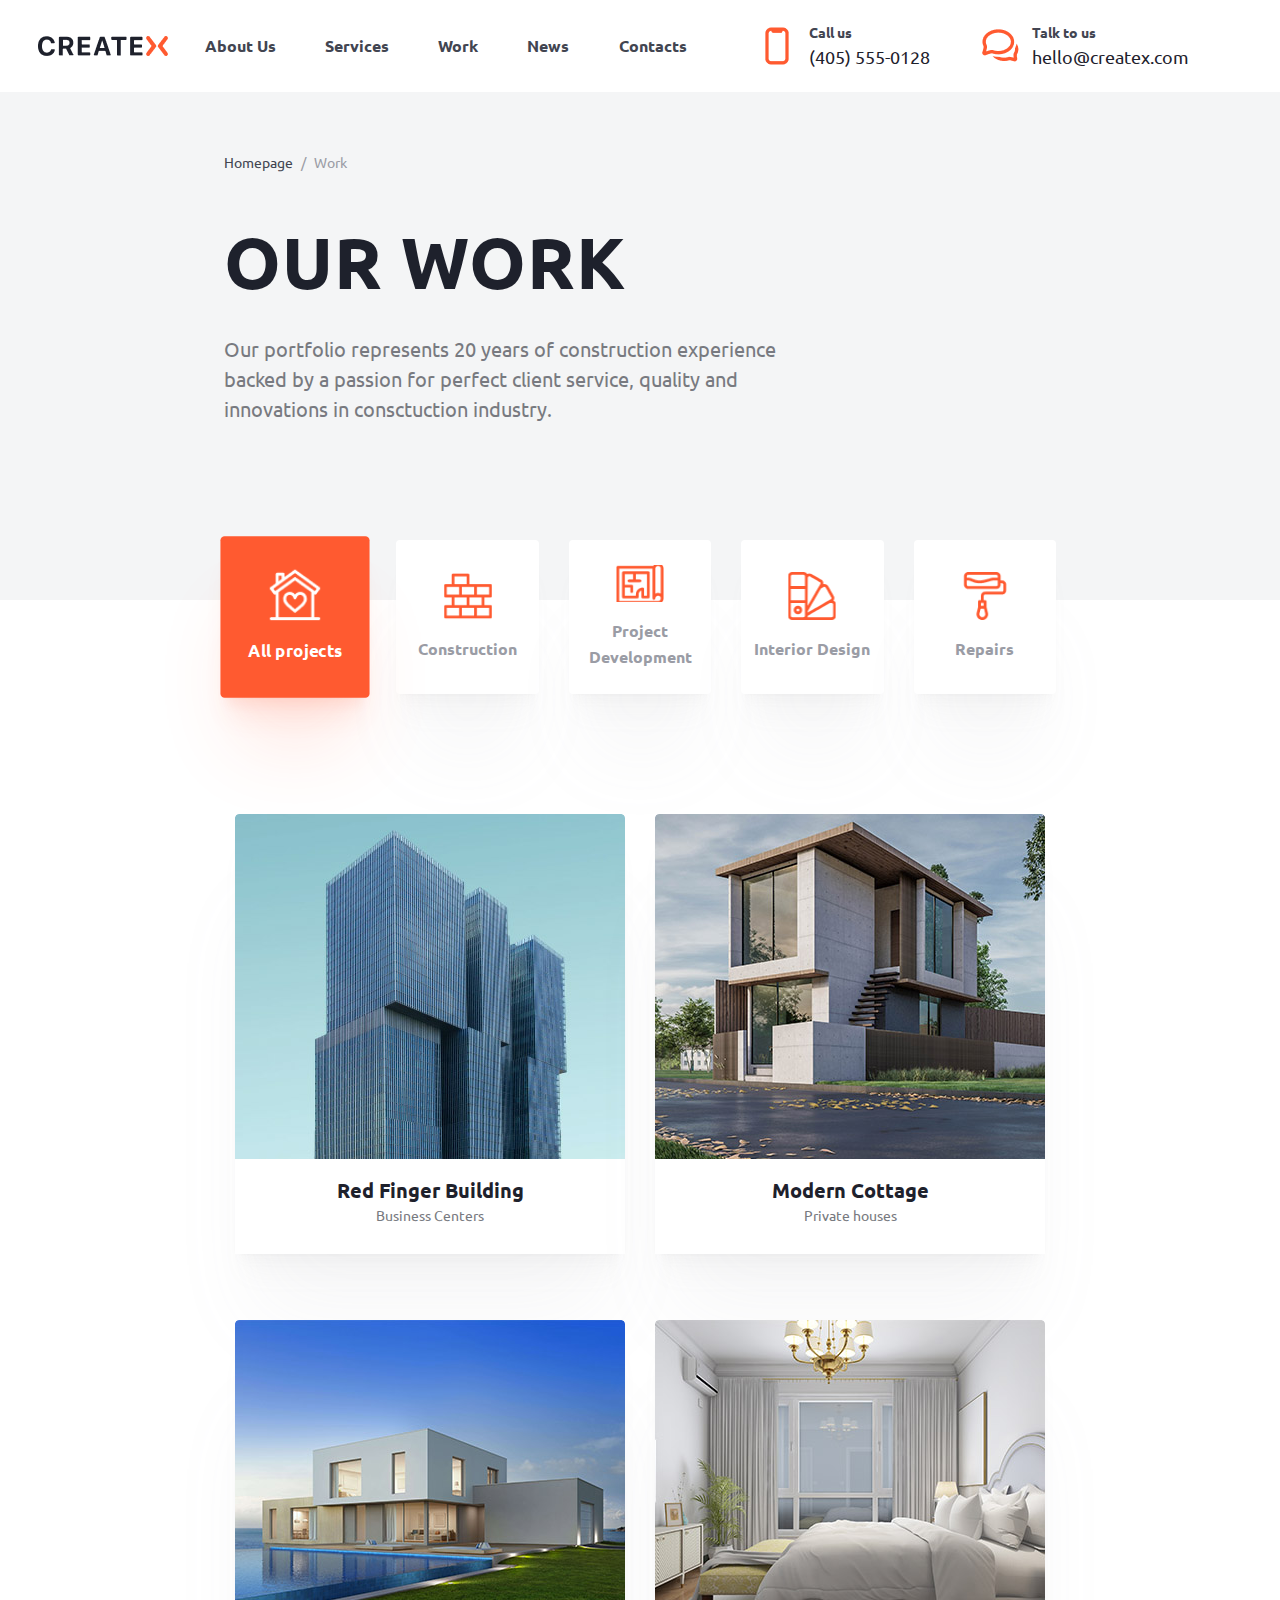
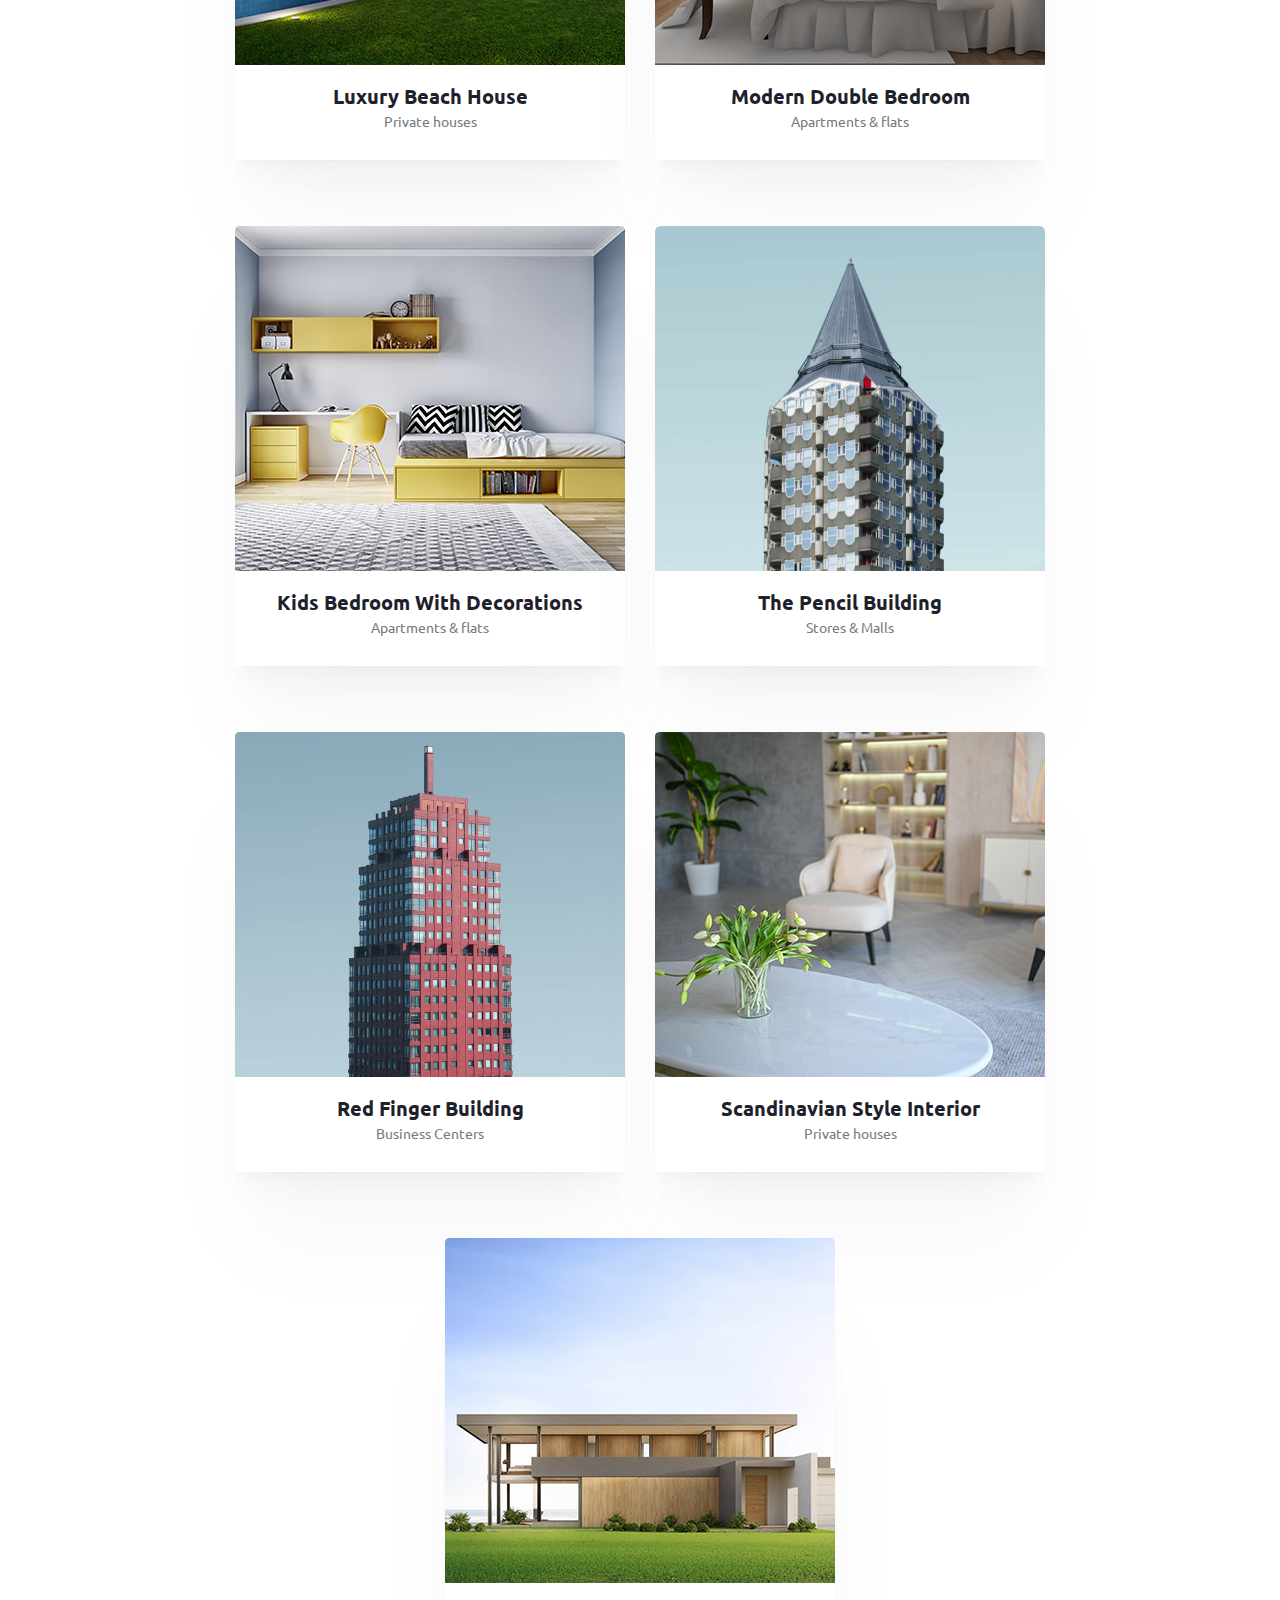
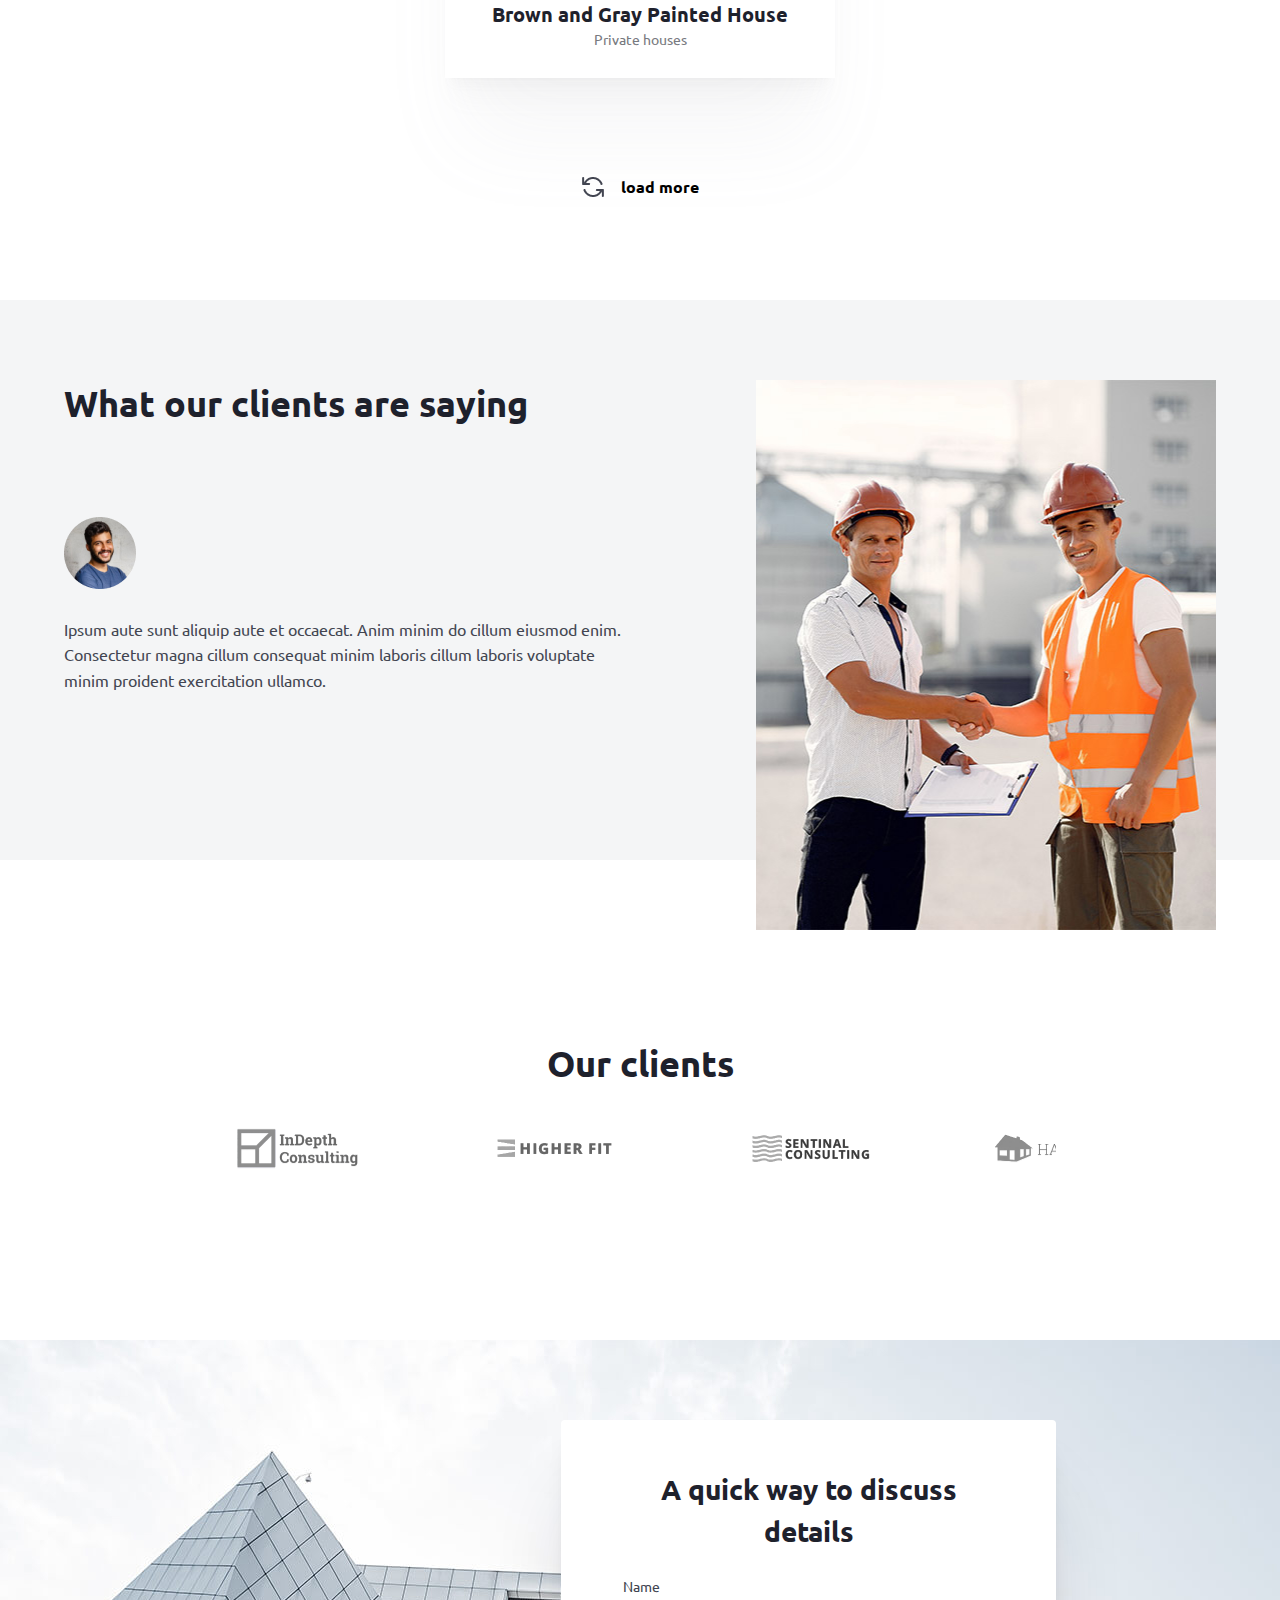
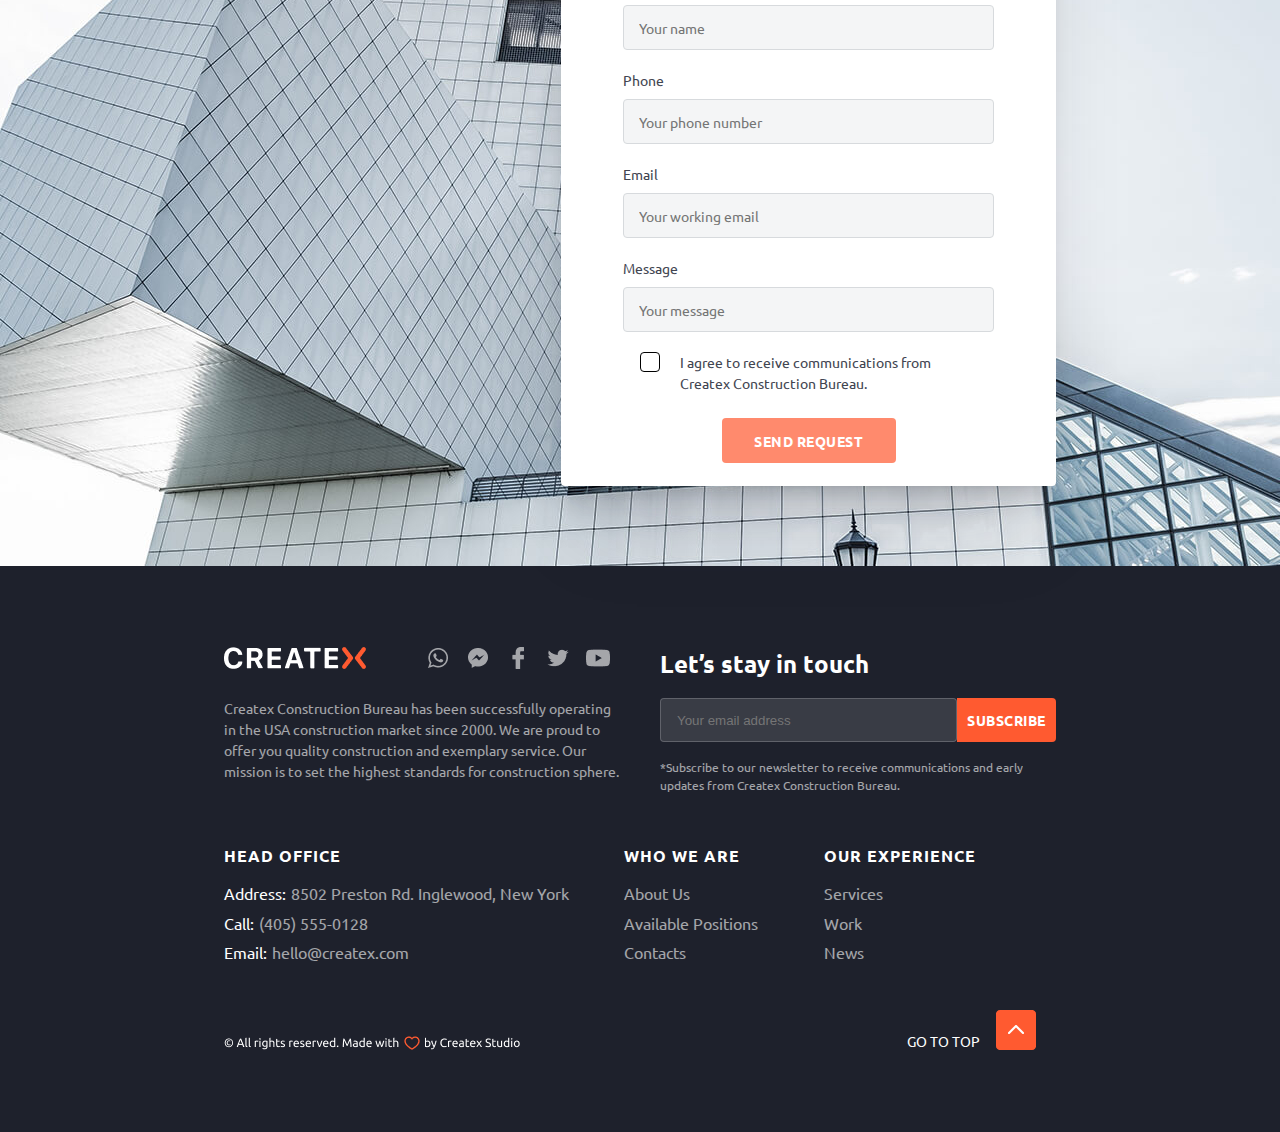
<file: Createx Website/our-works.html>
<!DOCTYPE html>
<html lang="en">

<head>
    <meta charset="UTF-8">
    <meta name="viewport" content="width=device-width, initial-scale=1.0">
    <link rel="stylesheet" href="css-our-works/style-our-works.css">
    <link rel="stylesheet" href="css-our-works/our-works.css">
    <link rel="stylesheet" href="css/supported-and-clients.css">


    <link rel="stylesheet" href="css-tabs/tab-main.css">
    <link rel="stylesheet" href="css-tabs/navbar.css">
    <link rel="stylesheet" href="css-tabs/discuss-detail.css">
    <link rel="stylesheet" href="css-tabs/footer.css">

    <script defer src="js-tabs/footer-forms.js"></script>
    <title>Createx Services</title>
</head>

<body>
    <div class="navbar">
        <div class="navbar-elements">
            <a href="index.html" id="nav-logo"><img src="images/nav-logo-icon.png" alt=""></a>
            <ul class="nav-menu-ul">
                <li><a href="about-us.html">About Us</a></li>
                <li><a href="services.html">Services</a></li>
                <li><a href="our-works.html">Work</a></li>
                <li><a href="news.html">News</a></li>
                <li><a href="contacts.html">Contacts</a></li>
            </ul>

            <div class="nav-back">
                <div class="nav-back-element">
                    <img src="images/nav-mobile-icon.png" alt="">
                    <div class="nav-back-info">
                        <span class="nav-back-title">Call us</span>
                        <span class="nav-back-subtitle">(405) 555-0128</span>
                    </div>
                </div>
                <div class="nav-back-element">
                    <img src="images/nav-chat-icon.png" alt="">
                    <div class="nav-back-info">
                        <span class="nav-back-title">Talk to us</span>
                        <span class="nav-back-subtitle">hello@createx.com</span>
                    </div>
                </div>
            </div>
            <div class="menu">
                <input type="checkbox" id="burger-checkbox" class="burger-checkbox">
                <label for="burger-checkbox" class="burger"></label>
                <ul class="menu-list">
                    <li><a href="about-us.html" class="menu-item">About Us</a>
                    <li>
                    <li><a href="services.html" class="menu-item">Services</a>
                    <li>
                    <li><a href="our-works.html" class="menu-item">Work</a>
                    <li>
                    <li><a href="news.html" class="menu-item">News</a>
                    <li>
                    <li><a href="contacts.html" class="menu-item">Contacts</a></li>
                    <li><span class="menu-item">(405) 555-0128</span></li>
                    <li><span class="menu-item">hello@createx.com</span></li>
                </ul>
            </div>
        </div>
    </div>

    <div class="tab-main" id="our-works-tab-main">
        <div class="tab-info">
            <div class="homepage-way">
                <a href="index.html" class="homepage-way-text">Homepage</a>
                <span class="other-way-text">/</span>
                <span class="other-way-text">Work</span>
            </div>
            <div class="display1" id="title-our-works-page">OUR WORK</div>
            <div class="tab-discription">
                Our portfolio represents 20 years of construction experience backed by a passion for perfect client
                service, quality and innovations in consctuction industry.
            </div>
        </div>
    </div>

    <div class="our-works">
        <div class="our-services-cards">
            <div class="our-services-card" id="selected-our-card">
                <div class="our-services-card-info">
                    <div id="osii-hover0"></div>
                    <div class="our-services-card-title">All projects</div>
                </div>
            </div>
            <div class="our-services-card">
                <div class="our-services-card-info">
                    <div id="osii-hover1"></div>
                    <div class="our-services-card-title">Construction</div>
                </div>
            </div>
            <div class="our-services-card">
                <div class="our-services-card-info">
                    <div id="osii-hover2"></div>
                    <div class="our-services-card-title">Project Development</div>
                </div>
            </div>
            <div class="our-services-card">
                <div class="our-services-card-info">
                    <div id="osii-hover3"></div>
                    <div class="our-services-card-title">Interior Design</div>
                </div>
            </div>
            <div class="our-services-card">
                <div class="our-services-card-info">
                    <div id="osii-hover4"></div>
                    <div class="our-services-card-title">Repairs</div>
                </div>
            </div>
        </div>


        <div class="projects-list-cards">
            <div class="projects-list-card" id="plc1">
                <div class="project-list-info" id="plc-info1">
                    <div class="project-list-info-text">
                        <div class="project-list-title">Red Finger Building</div>
                        <div class="project-list-subtitle">Business Centers</div>
                        <button class="project-list-btn">view project</button>
                    </div>
                </div>
            </div>

            <div class="projects-list-card" id="plc2">
                <div class="project-list-info" id="plc-info2">
                    <div class="project-list-info-text">
                        <div class="project-list-title">Modern Cottage</div>
                        <div class="project-list-subtitle">Private houses</div>
                        <button class="project-list-btn">view project</button>
                    </div>
                </div>
            </div>
            <div class="projects-list-card" id="plc3">
                <div class="project-list-info" id="plc-info3">
                    <div class="project-list-info-text">
                        <div class="project-list-title">Luxury Beach House</div>
                        <div class="project-list-subtitle">Private houses</div>
                        <button class="project-list-btn">view project</button>
                    </div>
                </div>
            </div>


            <div class="projects-list-card" id="plc4">
                <div class="project-list-info" id="plc-info4">
                    <div class="project-list-info-text">
                        <div class="project-list-title">Modern Double Bedroom</div>
                        <div class="project-list-subtitle">Apartments & flats</div>
                        <button class="project-list-btn">view project</button>
                    </div>
                </div>
            </div>

            <div class="projects-list-card" id="plc5">
                <div class="project-list-info" id="plc-info5">
                    <div class="project-list-info-text">
                        <div class="project-list-title">Kids Bedroom With Decorations</div>
                        <div class="project-list-subtitle">Apartments & flats</div>
                        <button class="project-list-btn">view project</button>
                    </div>
                </div>
            </div>
            <div class="projects-list-card" id="plc6">
                <div class="project-list-info" id="plc-info6">
                    <div class="project-list-info-text">
                        <div class="project-list-title">The Pencil Building</div>
                        <div class="project-list-subtitle">Stores & Malls</div>
                        <button class="project-list-btn">view project</button>
                    </div>
                </div>
            </div>


            <div class="projects-list-card" id="plc7">
                <div class="project-list-info" id="plc-info7">
                    <div class="project-list-info-text">
                        <div class="project-list-title">Red Finger Building</div>
                        <div class="project-list-subtitle">Business Centers</div>
                        <button class="project-list-btn">view project</button>
                    </div>
                </div>
            </div>

            <div class="projects-list-card" id="plc8">
                <div class="project-list-info" id="plc-info8">
                    <div class="project-list-info-text">
                        <div class="project-list-title">Scandinavian Style Interior</div>
                        <div class="project-list-subtitle">Private houses</div>
                        <button class="project-list-btn">view project</button>
                    </div>
                </div>
            </div>

            <div class="projects-list-card" id="plc9">
                <div class="project-list-info" id="plc-info9">
                    <div class="project-list-info-text">
                        <div class="project-list-title">Brown and Gray Painted House</div>
                        <div class="project-list-subtitle">Private houses</div>
                        <button class="project-list-btn">view project</button>
                    </div>
                </div>
            </div>
        </div>

        <a href="" class="load-more">
            <img class="update-btn" src="images-our-works/update-btn.png" alt="">
            <span>load more</span>
        </a>
    </div>

    <div class="supported-and-clients" id="supported-and-clients-our-works">
        <div class="client-saying" id="client-saying-our-works">
            <div class="client-saying-info">
                <h1>What our clients are saying</h1>
                <div class="client-comment-info">
                    <div class="client-face-photo">
                        <img src="images/client-face-photo.png" alt="">
                    </div>
                    <div class="client-comment">Ipsum aute sunt aliquip aute et occaecat. Anim minim do cillum eiusmod
                        enim. Consectetur magna cillum consequat minim laboris cillum laboris voluptate minim proident
                        exercitation ullamco. </div>
                    <div class="client-name-and-arrows">
                        <div class="client-name-position">
                            <div class="client-name">Shawn Edwards</div>
                            <div class="client-position">Position, Company name</div>
                        </div>
                        <div class="projects-list-arrows">
                            <div class="pla-arrow-left"></div>
                            <div class="pla-arrow-right"></div>
                        </div>
                    </div>
                </div>
            </div>
            <div class="client-saying-photo"></div>
        </div>
    </div>
    <div class="slider-our-works">
        <h1>Our clients</h1>
        <div class="sliderline">
            <div class="slideline-track">
                <div class="slide-sc">
                    <div class="ci1-our-works"></div>
                </div>
                <div class="slide-sc">
                    <div class="ci2-our-works"></div>
                </div>
                <div class="slide-sc">
                    <div class="ci3-our-works"></div>
                </div>
                <div class="slide-sc">
                    <div class="ci4-our-works"></div>
                </div>
                <div class="slide-sc">
                    <div class="ci5-our-works"></div>
                </div>
                <div class="slide-sc">
                    <div class="ci6-our-works"></div>
                </div>
                <div class="slide-sc">
                    <div class="ci1-our-works"></div>
                </div>
                <div class="slide-sc">
                    <div class="ci2-our-works"></div>
                </div>
                <div class="slide-sc">
                    <div class="ci3-our-works"></div>
                </div>
                <div class="slide-sc">
                    <div class="ci4-our-works"></div>
                </div>
                <div class="slide-sc">
                    <div class="ci5-our-works"></div>
                </div>
                <div class="slide-sc">
                    <div class="ci6-our-works"></div>
                </div>
            </div>
        </div>
    </div>

    <div class="discuss-detail">
        <div class="form-div">
            <form action="" method="get" class="discuss-form" >
                <div class="discuss-form-params">
                    <h3>A quick way to discuss details</h3>

                    <div class="discuss-points">
                        <div class="discuss-point">
                            <label for="discuss-name">Name</label>
                            <input type="text" id="footer-name" name="discuss-name" class="discuss-param" required
                                placeholder="Your name"/>
                        </div>
                        <div class="discuss-point">
                            <label for="discuss-number">Phone</label>
                            <input type="text" id="footer-phone" name="discuss-number" class="discuss-param" required
                                placeholder="Your phone number" />
                        </div>
                        <div class="discuss-point">
                            <label for="discuss-name">Email</label>
                            <input type="text" id="footer-email" name="discuss-name" class="discuss-param" required
                                placeholder="Your working email" />
                        </div>
                        <div class="discuss-point">
                            <label for="discuss-message">Message</label>
                            <input type="text" id="discuss-param-msg" name="discuss-message" class="discuss-param"
                                required placeholder="Your message" />
                        </div>
                        <div class="discuss-checkbox">
                            <input type="checkbox" id="checkbox-disc" name="discuss-checkbox" />
                            <span class="cb-checked"></span>
                            <label for="discuss-checkbox">I agree to receive communications from Createx Construction
                                Bureau.</label>
                        </div>
                    </div>
                    <div class="discuss-btn">
                        <input class="form-btn-input" id="discuss-btn" type="submit" value="send request" />
                    </div>
                </div>
            </form>
        </div>
    </div>
    <div class="footer">
        <div class="footer-info">
            <div class="footer-info-element-1">
                <div class="fie1-left">
                    <div class="fie1-left-top">
                        <a href=""><img src="images/footer-logo-icon-white.png" alt=""></a>
                        <div class="footer-social-icons">
                            <a href=""><img src="images/Whatsapp-footer-icon.png" alt=""></a>
                            <a href=""><img src="images/Messanger-footer-icon.png" alt=""></a>
                            <a href=""><img src="images/Facebook-footer-icon.png" alt=""></a>
                            <a href=""><img src="images/Twitter-footer-icon.png" alt=""></a>
                            <a href=""><img src="images/YouTube-footer-icon.png" alt=""></a>
                        </div>
                    </div>
                    <div class="fie1-left-down">
                        Createx Construction Bureau has been successfully operating in the USA construction market since
                        2000. We are proud to offer you quality construction and exemplary service. Our mission is to
                        set the highest standards for construction sphere.
                    </div>
                </div>
                <div class="fie1-right">
                    <h4>Let’s stay in touch</h4>
                    <form action="" method="get" class="subscribe-form">
                        <input type="text" id="subscribe-email-address" name="subscribe-email-adsress" required
                            placeholder="Your email address" />
                        <input id="sub-btn" type="submit" value="subscribe" />
                    </form>
                    <div class="star-sub">
                        *Subscribe to our newsletter to receive communications and early updates from Createx
                        Construction Bureau.
                    </div>
                </div>
            </div>
            <div class="footer-info-element-2">
                <div class="fie2-element-hf">
                    <h6>HEAD OFFICE</h6>
                    <div class="fie2-info">
                        <div class="fie2-info-point"><span class="start-info-point">Address:</span><span
                                class="end-info-point">8502 Preston Rd. Inglewood, New York</span></div>
                        <div class="fie2-info-point"><span class="start-info-point">Call:</span><span
                                class="end-info-point">(405) 555-0128</span></div>
                        <div class="fie2-info-point"><span class="start-info-point">Email:</span><span
                                class="end-info-point">hello@createx.com</span></div>
                    </div>
                </div>

                <div class="fie2-element">
                    <h6>WHO WE ARE</h6>
                    <div class="fie2-info">
                        <span class="end-info-point-2"><a href="">About Us</a></span>
                        <span class="end-info-point-2"><a href="">Available Positions</a></span>
                        <span class="end-info-point-2"><a href="">Contacts</a></span>
                    </div>
                </div>

                <div class="fie2-element">
                    <h6>OUR EXPERIENCE</h6>
                    <div class="fie2-info">
                        <span class="end-info-point-2"><a href="">Services</a></span>
                        <span class="end-info-point-2"><a href="">Work</a></span>
                        <span class="end-info-point-2"><a href=""></a>News</span>
                    </div>
                </div>
            </div>
            <div class="footer-info-element-3">
                <img id="copyright-img" width="297px" height="18px" src="images/copyright-logo.png" alt="">
                <div class="go-to-top">
                    <div class="gtt-text">GO TO TOP</div>
                    <a href=""><img class="gtt-btn" src="images/go-to-top-btn.png" alt=""></a>
                </div>
            </div>
        </div>
    </div>
</body>

</html>
</file>
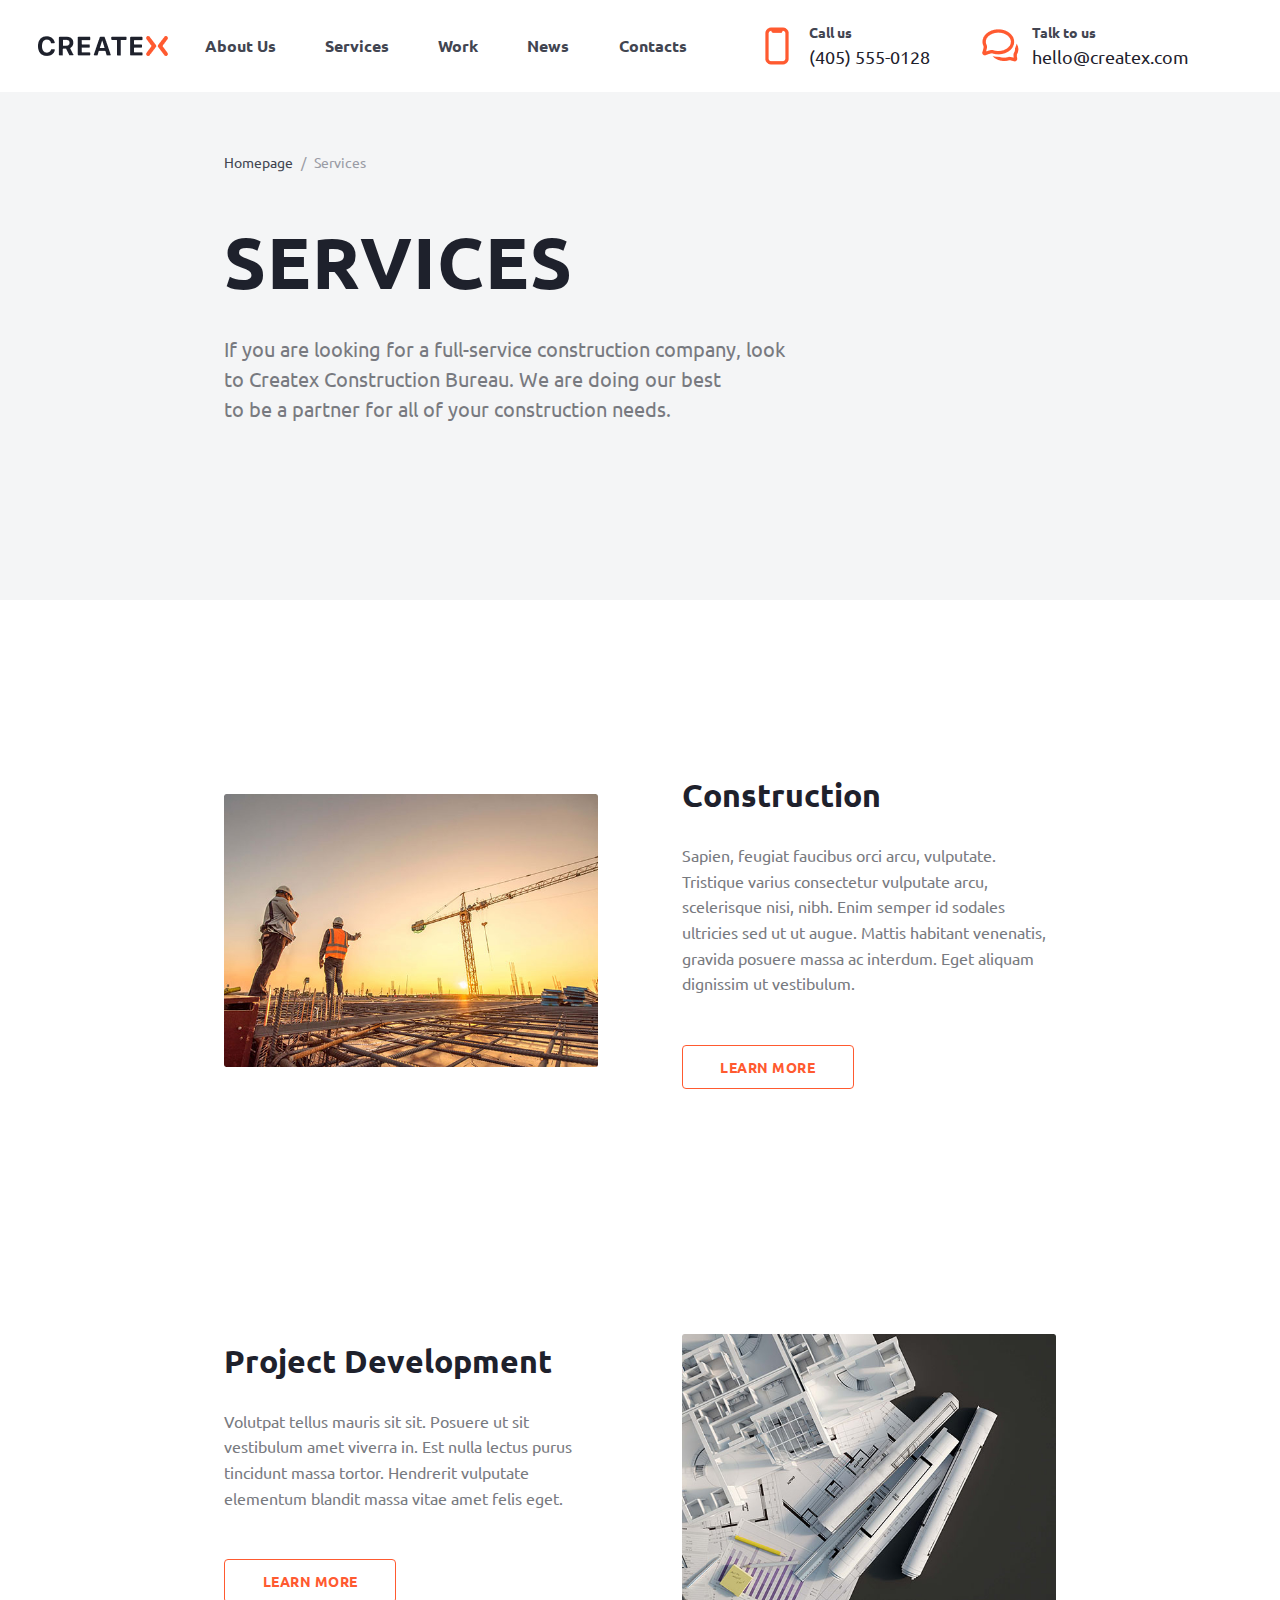
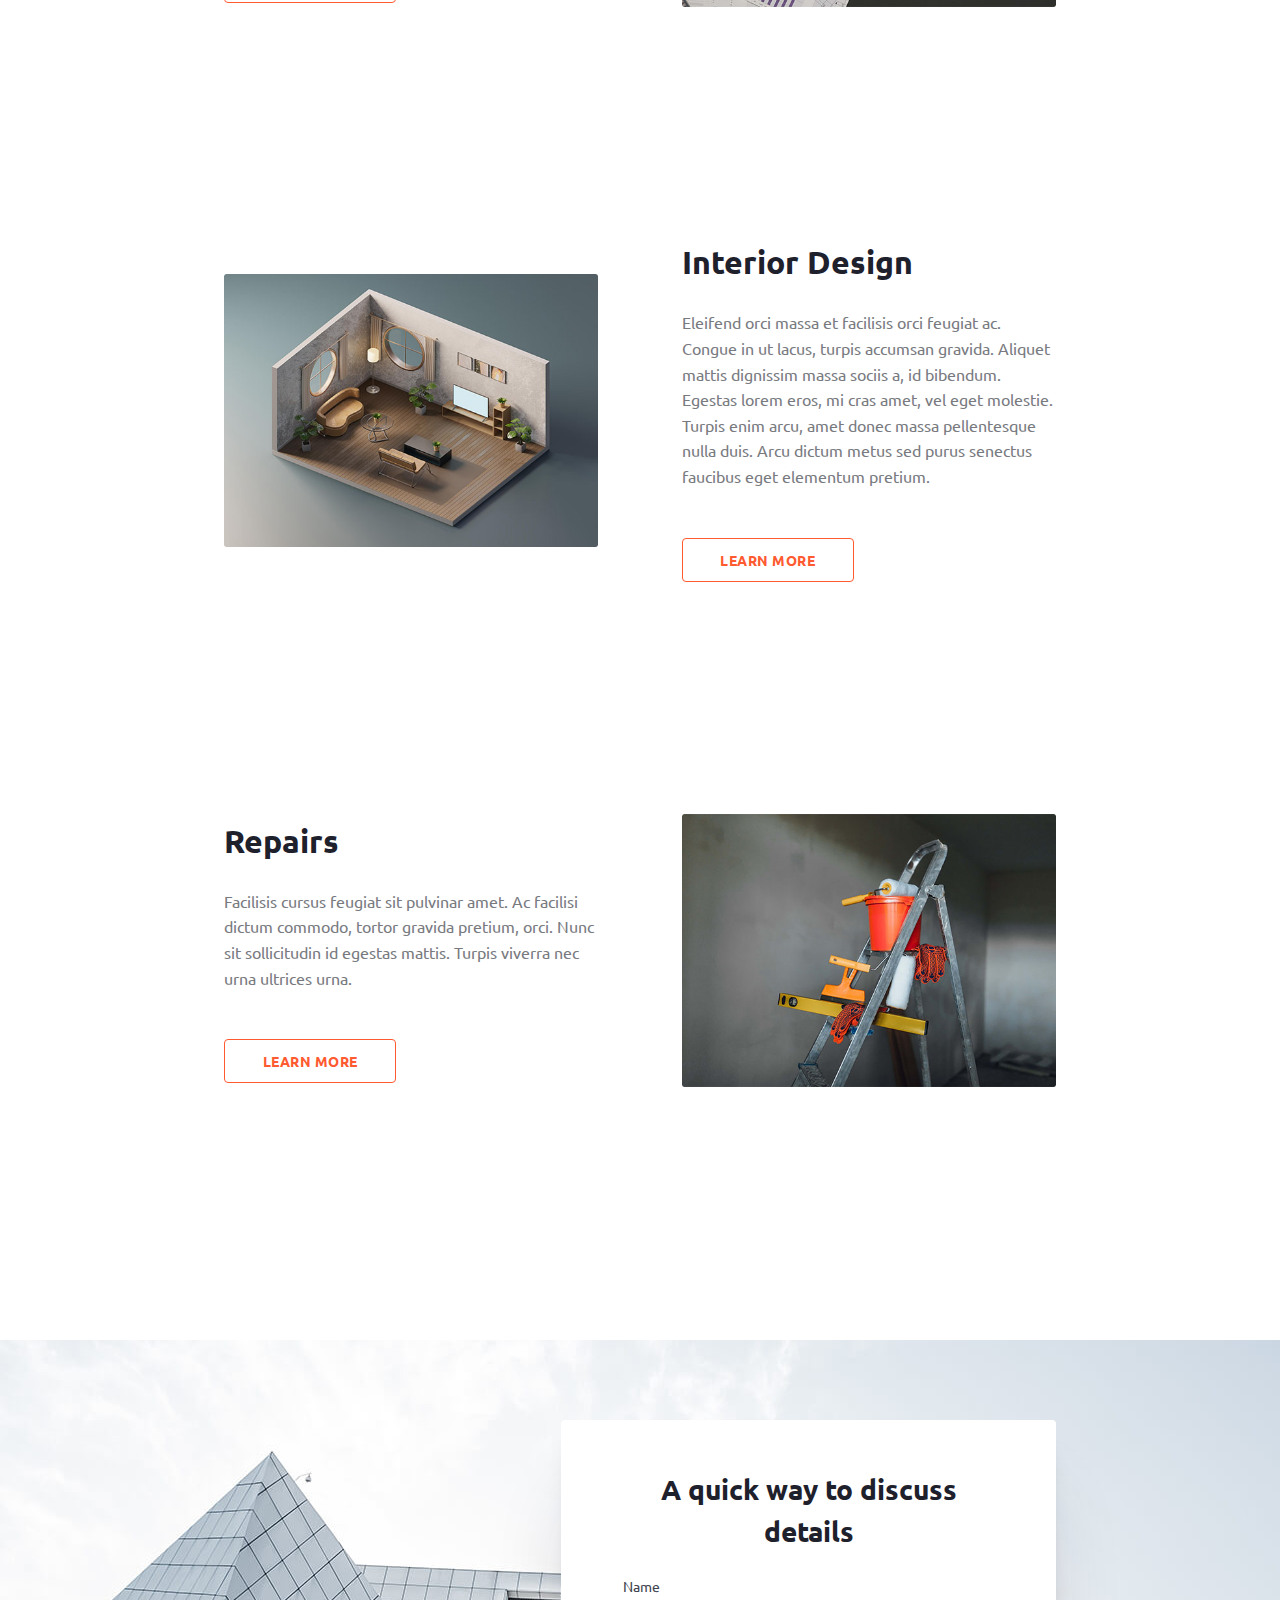
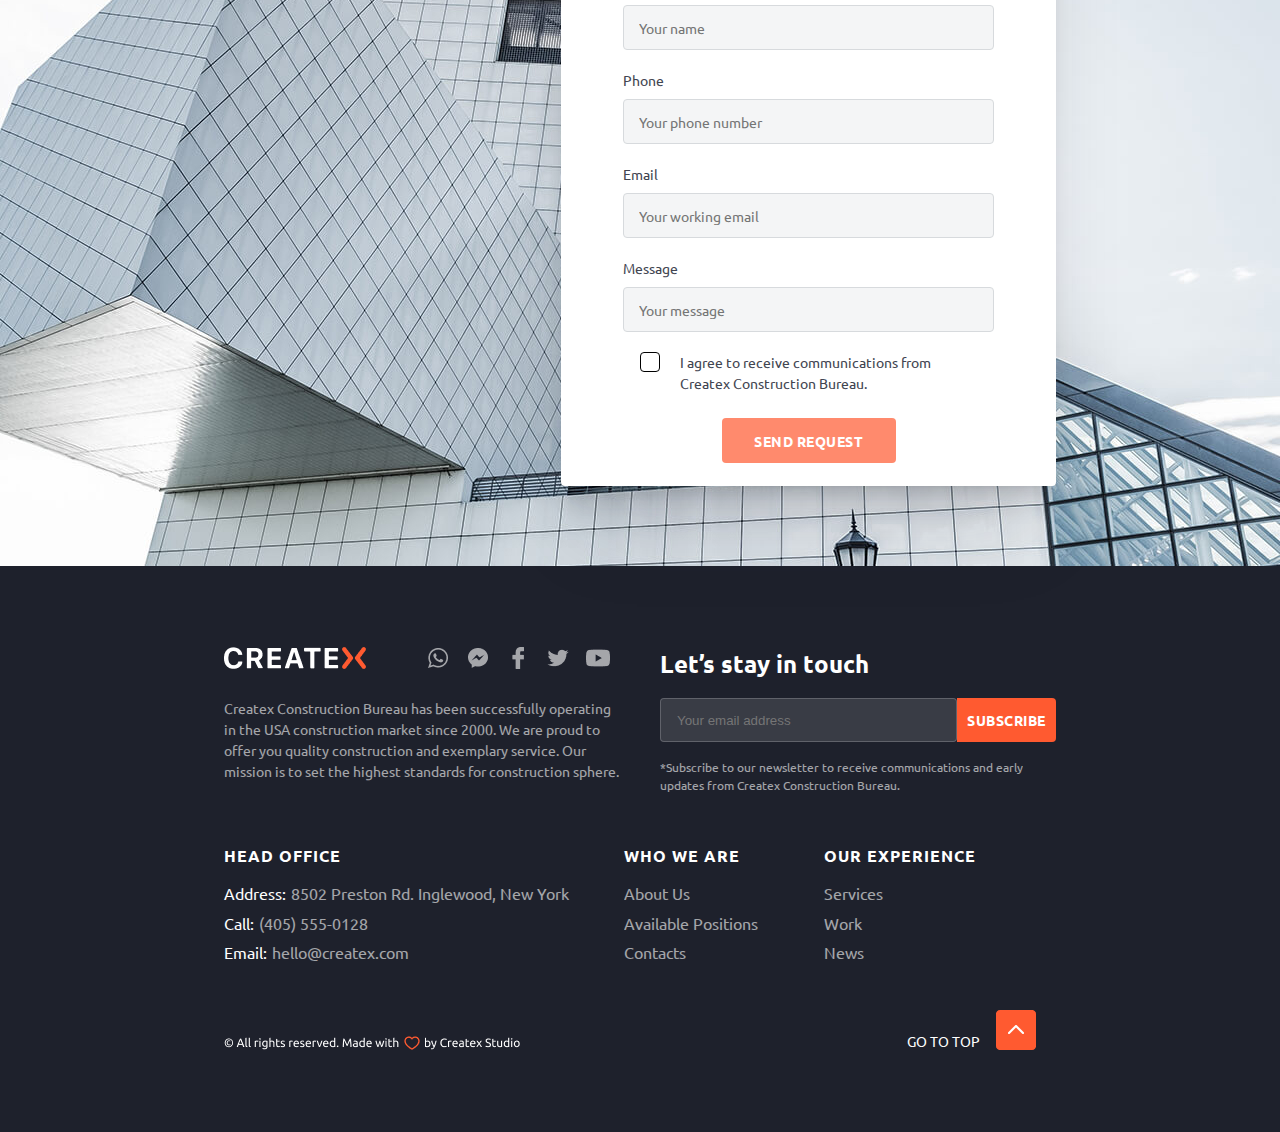
<file: Createx Website/services.html>
<!DOCTYPE html>
<html lang="en">

<head>
    <meta charset="UTF-8">
    <meta name="viewport" content="width=device-width, initial-scale=1.0">
    <link rel="stylesheet" href="css-services/style-services.css">
    <link rel="stylesheet" href="css-services/services-list.css">

    <link rel="stylesheet" href="css-tabs/tab-main.css">
    <link rel="stylesheet" href="css-tabs/navbar.css">
    <link rel="stylesheet" href="css-tabs/discuss-detail.css">
    <link rel="stylesheet" href="css-tabs/footer.css">

    <script defer src="js-tabs/footer-forms.js"></script>
    <title>Createx Services</title>
</head>

<body>
    <div class="navbar">
        <div class="navbar-elements">
            <a href="index.html" id="nav-logo"><img src="images/nav-logo-icon.png" alt=""></a>
            <ul class="nav-menu-ul">
                <li><a href="about-us.html">About Us</a></li>
                <li><a href="services.html">Services</a></li>
                <li><a href="our-works.html">Work</a></li>
                <li><a href="news.html">News</a></li>
                <li><a href="contacts.html">Contacts</a></li>
            </ul>

            <div class="nav-back">
                <div class="nav-back-element">
                    <img src="images/nav-mobile-icon.png" alt="">
                    <div class="nav-back-info">
                        <span class="nav-back-title">Call us</span>
                        <span class="nav-back-subtitle">(405) 555-0128</span>
                    </div>
                </div>
                <div class="nav-back-element">
                    <img src="images/nav-chat-icon.png" alt="">
                    <div class="nav-back-info">
                        <span class="nav-back-title">Talk to us</span>
                        <span class="nav-back-subtitle">hello@createx.com</span>
                    </div>
                </div>
            </div>
            <div class="menu">
                <input type="checkbox" id="burger-checkbox" class="burger-checkbox">
                <label for="burger-checkbox" class="burger"></label>
                <ul class="menu-list">
                    <li><a href="about-us.html" class="menu-item">About Us</a>
                    <li>
                    <li><a href="services.html" class="menu-item">Services</a>
                    <li>
                    <li><a href="our-works.html" class="menu-item">Work</a>
                    <li>
                    <li><a href="news.html" class="menu-item">News</a>
                    <li>
                    <li><a href="contacts.html" class="menu-item">Contacts</a></li>
                    <li><span class="menu-item">(405) 555-0128</span></li>
                    <li><span class="menu-item">hello@createx.com</span></li>
                </ul>
            </div>
        </div>
    </div>

    <div class="tab-main">
        <div class="tab-info">
            <div class="homepage-way">
                <a href="index.html" class="homepage-way-text">Homepage</a>
                <span class="other-way-text">/</span>
                <span class="other-way-text">Services</span>
            </div>
            <div class="display1" id="title-services-page">Services</div>
            <div class="tab-discription">
                If you are looking for a full-service construction company, look to Createx Construction Bureau. We are
                doing our best to be a partner for all of your construction needs.
            </div>
        </div>
    </div>

    <div class="services-list">
        <div class="services-list-info">
            <div class="services-list-block">
                <div id="service-img1"></div>
                <div class="services-list-block-info">
                    <div class="services-list-block-textinfo">
                        <h2>Construction</h2>
                        <div class="slbi-text">Sapien, feugiat faucibus orci arcu, vulputate. Tristique varius
                            consectetur vulputate arcu, scelerisque nisi, nibh. Enim semper id sodales ultricies sed ut
                            ut augue. Mattis habitant venenatis, gravida posuere massa ac interdum. Eget aliquam
                            dignissim ut vestibulum.
                        </div>
                        <div class="services-list-btn">Learn more</div>
                    </div>
                </div>
            </div>

            <div class="slb-column-reverse">
                <div class="services-list-block-info">
                    <div class="services-list-block-textinfo">
                        <h2>Project Development</h2>
                        <div class="slbi-text">Volutpat tellus mauris sit sit. Posuere ut sit vestibulum amet viverra
                            in. Est nulla lectus purus tincidunt massa tortor. Hendrerit vulputate elementum blandit
                            massa vitae amet felis eget.
                        </div>
                        <div class="services-list-btn">Learn more</div>
                    </div>
                </div>
                <div id="service-img2"></div>
            </div>

            <div class="services-list-block">
                <div id="service-img3"></div>
                <div class="services-list-block-info">
                    <h2>Interior Design</h2>
                        <div class="slbi-text">Eleifend orci massa et facilisis orci feugiat ac. Congue in ut lacus,
                            turpis accumsan gravida. Aliquet mattis dignissim massa sociis a, id bibendum. Egestas lorem
                            eros, mi cras amet, vel eget molestie. Turpis enim arcu, amet donec massa pellentesque nulla
                            duis. Arcu dictum metus sed purus senectus faucibus eget elementum pretium.
                        </div>
                        <div class="services-list-btn">Learn more</div>
                </div>
            </div>

            <div class="slb-column-reverse">
                <div class="services-list-block-info">
                    <div class="services-list-block-textinfo">
                        <h2>Repairs</h2>
                        <div class="slbi-text">Facilisis cursus feugiat sit pulvinar amet. Ac facilisi dictum commodo,
                            tortor gravida pretium, orci. Nunc sit sollicitudin id egestas mattis. Turpis viverra nec
                            urna ultrices urna.
                        </div>
                        <div class="services-list-btn">Learn more</div>
                    </div>
                </div>
                <div id="service-img4"></div>
            </div>
        </div>
    </div>


    <div class="discuss-detail">
        <div class="form-div">
            <form action="" method="get" class="discuss-form" >
                <div class="discuss-form-params">
                    <h3>A quick way to discuss details</h3>

                    <div class="discuss-points">
                        <div class="discuss-point">
                            <label for="discuss-name">Name</label>
                            <input type="text" id="footer-name" name="discuss-name" class="discuss-param" required
                                placeholder="Your name"/>
                        </div>
                        <div class="discuss-point">
                            <label for="discuss-number">Phone</label>
                            <input type="text" id="footer-phone" name="discuss-number" class="discuss-param" required
                                placeholder="Your phone number" />
                        </div>
                        <div class="discuss-point">
                            <label for="discuss-name">Email</label>
                            <input type="text" id="footer-email" name="discuss-name" class="discuss-param" required
                                placeholder="Your working email" />
                        </div>
                        <div class="discuss-point">
                            <label for="discuss-message">Message</label>
                            <input type="text" id="discuss-param-msg" name="discuss-message" class="discuss-param"
                                required placeholder="Your message" />
                        </div>
                        <div class="discuss-checkbox">
                            <input type="checkbox" id="checkbox-disc" name="discuss-checkbox" />
                            <span class="cb-checked"></span>
                            <label for="discuss-checkbox">I agree to receive communications from Createx Construction
                                Bureau.</label>
                        </div>
                    </div>
                    <div class="discuss-btn">
                        <input class="form-btn-input" id="discuss-btn" type="submit" value="send request" />
                    </div>
                </div>
            </form>
        </div>
    </div>
    <div class="footer">
        <div class="footer-info">
            <div class="footer-info-element-1">
                <div class="fie1-left">
                    <div class="fie1-left-top">
                        <a href=""><img src="images/footer-logo-icon-white.png" alt=""></a>
                        <div class="footer-social-icons">
                            <a href=""><img src="images/Whatsapp-footer-icon.png" alt=""></a>
                            <a href=""><img src="images/Messanger-footer-icon.png" alt=""></a>
                            <a href=""><img src="images/Facebook-footer-icon.png" alt=""></a>
                            <a href=""><img src="images/Twitter-footer-icon.png" alt=""></a>
                            <a href=""><img src="images/YouTube-footer-icon.png" alt=""></a>
                        </div>
                    </div>
                    <div class="fie1-left-down">
                        Createx Construction Bureau has been successfully operating in the USA construction market since
                        2000. We are proud to offer you quality construction and exemplary service. Our mission is to
                        set the highest standards for construction sphere.
                    </div>
                </div>
                <div class="fie1-right">
                    <h4>Let’s stay in touch</h4>
                    <form action="" method="get" class="subscribe-form">
                        <input type="text" id="subscribe-email-address" name="subscribe-email-adsress" required
                            placeholder="Your email address" />
                        <input id="sub-btn" type="submit" value="subscribe" />
                    </form>
                    <div class="star-sub">
                        *Subscribe to our newsletter to receive communications and early updates from Createx
                        Construction Bureau.
                    </div>
                </div>
            </div>
            <div class="footer-info-element-2">
                <div class="fie2-element-hf">
                    <h6>HEAD OFFICE</h6>
                    <div class="fie2-info">
                        <div class="fie2-info-point"><span class="start-info-point">Address:</span><span
                                class="end-info-point">8502 Preston Rd. Inglewood, New York</span></div>
                        <div class="fie2-info-point"><span class="start-info-point">Call:</span><span
                                class="end-info-point">(405) 555-0128</span></div>
                        <div class="fie2-info-point"><span class="start-info-point">Email:</span><span
                                class="end-info-point">hello@createx.com</span></div>
                    </div>
                </div>

                <div class="fie2-element">
                    <h6>WHO WE ARE</h6>
                    <div class="fie2-info">
                        <span class="end-info-point-2"><a href="">About Us</a></span>
                        <span class="end-info-point-2"><a href="">Available Positions</a></span>
                        <span class="end-info-point-2"><a href="">Contacts</a></span>
                    </div>
                </div>

                <div class="fie2-element">
                    <h6>OUR EXPERIENCE</h6>
                    <div class="fie2-info">
                        <span class="end-info-point-2"><a href="">Services</a></span>
                        <span class="end-info-point-2"><a href="">Work</a></span>
                        <span class="end-info-point-2"><a href=""></a>News</span>
                    </div>
                </div>
            </div>
            <div class="footer-info-element-3">
                <img id="copyright-img" width="297px" height="18px" src="images/copyright-logo.png" alt="">
                <div class="go-to-top">
                    <div class="gtt-text">GO TO TOP</div>
                    <a href=""><img class="gtt-btn" src="images/go-to-top-btn.png" alt=""></a>
                </div>
            </div>
        </div>
    </div>
</body>

</html>
</file>
<file: Createx Website/css/style.css>
@import url('https://fonts.googleapis.com/css2?family=Ubuntu');
@import url('https://fonts.googleapis.com/css2?family=Ubuntu:wght@700&display=swap');
:root{
    --orange-main-color: #FF5A30;
    --gray-main-bg-color: #F4F5F6;
    --gray-200-color: #F4F5F6;
    --gray-400-color: #D7DADD;
    --gray-700-color: #787A80;
    --gray-600-color: #9A9CA5;
    --gray-800-color: #424551;
    --gray-900-color: #1E212C;
    --main-font: Ubuntu, sans-serif;
}
button{
    border: none;
    outline: none;
    background: none;
}


*{
    padding: 0;
    margin: 0;
    box-sizing: border-box;
}

body{
    width: 100%;
    height: 100%;
    background-color: black;
}

input{
    outline: none;
}

h1{
    color: var(--gray-900-color);
    text-align: center;
    font-family: var(--main-font);
    font-size: 46px;
    font-weight: 700;
    line-height: 130%;
}

h2{
    color: var(--gray-700-color);
    text-align: center;
    font-family: var(--main-font);
    font-size: 18px;
    font-weight: 400;
    line-height: 150%;
}

h3{
    color: var(--gray-900-color);
    text-align: center;
    font-family: var(--main-font);
    font-size: 28px;
    font-weight: 700;
    line-height: 150%;
}

h4{
    color: white;
    font-family: var(--main-font);
    font-size: 24px;
    font-weight: 700;
    line-height: 150%;
}


h6{
    color: white;
    font-family: var(--main-font);
    font-size: 16px;
    font-weight: 700;
    line-height: 150%;
    letter-spacing: 1px;
    text-transform: uppercase;
}

.cards{
    display: flex;
    flex-direction: row;
    justify-content: center;
    align-items: center;
}

.title-subtitle{
    display: flex;
    flex-direction: column;
    gap: 25px;
}
.form-btn-input{
    border-radius: 4px;
    background: var(--orange-main-color);
    text-transform: uppercase;
    text-align: center;
    color: white;
    font-family: var(--main-font);
    font-size: 14px;
    font-weight: 700;
    line-height: 44px;
    letter-spacing: 0.5px;
    cursor: pointer;
    height: 45px;
    width: 100%;
    border: none;
    transition: .3s;
}

.form-btn-input:hover{
    transform: scale(1.1);
}
 
.form-btn-input:active{
    transform: scale(1);
    opacity: 0,7;
}
</file>
<file: Createx Website/css-tabs/navbar.css>
.menu {
    visibility: hidden;
    width: 0;
    height: 0;

    display: flex;
    align-items: center;

    z-index: 20;
}

.burger-checkbox {
    position: absolute;
    visibility: hidden;

    z-index: 20;
}

.burger {
    position: relative;
    z-index: 1;
    cursor: pointer;
    display: block;
    position: relative;
    border: none;
    background: transparent;
    width: 40px;
    height: 26px;

    z-index: 20;
}

.burger::before, .burger::after {
    content: '';
    left: 0;
    position: absolute;
    display: block;
    width: 100%;
    height: 4px;
    border-radius: 10px;
    background: var(--orange-main-color);

    z-index: 20;
}

.burger::before {
    top: 0;
    box-shadow: 0 11px 0 var(--orange-main-color);
    transition: box-shadow .3s .15s, top .3s .15s, transform .3s;

    z-index: 20;
}

.burger::after {
    bottom: 0;
    transition: bottom .3s .15s, transform .3s;

    z-index: 20;
}

.burger-checkbox:checked+.burger::before {
    top: 11px;
    transform: rotate(45deg);
    box-shadow: 0 6px 0 rgba(0, 0, 0, 0);
    transition: box-shadow .15s, top .3s, transform .3s .15s;

    z-index: 20;
}

.burger-checkbox:checked+.burger::after {
    bottom: 11px;
    transform: rotate(-45deg);
    transition: bottom .3s, transform .3s .15s;

    z-index: 20;
}

.menu-list {
    top: 92px;
    right: 0;
    position: absolute;
    display: grid;
    gap: 5px;
    padding: 10px 0;
    margin: 0;
    background: white;
    list-style-type: none;
    transform: translateX(100%);
    transition: .3s;
    width: 200px;
    z-index: 20;
}

.menu-item {
    display: block;
    padding: 8px;
    color: black;
    font-family: var(--main-font);
    font-size: 16px;
    font-weight: 700;
    line-height: 160%;
    text-align: center;
    text-decoration: none;
    transition: .3s;

    z-index: 20;
}

.menu-list li span{
    color: var(--orange-main-color);
}

.menu-list li span:hover{
    transform: scale(1);
}

.menu-item:hover {
    transform: scale(1.1);
    color: var(--orange-main-color);
}

.burger-checkbox:checked~.menu-list {
    transform: translateX(0);
}

.navbar,
.navbar-elements,
.nav-menu-ul,
.nav-back,
.nav-back-element,
.nav-back-info {
    display: flex;
}

.navbar {
    position: fixed;

    top: 0;

    background-color: white;
    width: 100%;
    height: 92px;

    justify-content: center;
    align-items: center;

    z-index: 20;
}

.navbar-elements {
    width: 65%;
    height: 52px;
    background-color: white;

    align-items: center;
    justify-content: space-between;

    z-index: 20;
}

#nav-logo {
    height: 22px;

    z-index: 20;
}

.nav-menu-ul {
    width: 40%;
    height: 26px;

    align-items: center;
    justify-content: space-between;
    gap: 40px;

    z-index: 20;
}

.nav-menu-ul li {
    list-style-type: none;

    z-index: 20;
}

.nav-menu-ul li a {
    text-decoration: none;
    color: var(--gray-800-color);
    font-family: var(--main-font);
    font-size: 16px;
    font-weight: 700;
    line-height: 160%;

    z-index: 20;
}

.nav-menu-ul li a:hover,
.nav-menu-ul li:hover {
    transition: .3s;
}

.nav-menu-ul li a:hover {
    color: var(--orange-main-color);
}

.nav-menu-ul li:hover {
    transform: scale(1.1);
}

.nav-back {
    width: 40%;
    height: 48px;

    align-items: center;
    justify-content: space-between;

    z-index: 20;
}

.nav-back-element {
    width: 50%;
    height: 48px;

    align-items: center;
    justify-content: center;
    gap: 12px;

    z-index: 20;
}

.nav-back-title,
.nav-back-subtitle {
    font-family: var(--main-font);
    line-height: 150%;

    z-index: 20;
}

.nav-back-info {
    flex-direction: column;

    z-index: 20;
}

.nav-back-title {
    color: var(--gray-800-color);
    font-size: 14px;
    font-weight: 700;

    z-index: 20;
}

.nav-back-subtitle {
    color: var(--gray-900-color);
    font-size: 18px;
    font-weight: 400;

    z-index: 20;
}

@media screen and (max-width: 1660px) {
    .navbar-elements {
        width: 94%;
    }
}

@media screen and (max-width: 1140px) {
    .nav-back {
        visibility: hidden;
        width: 0px;
        height: 0px;
    }

    .nav-menu-ul {
        width: 60%;
    }
}

@media screen and (max-width: 770px) {
    .nav-menu-ul {
        visibility: hidden;
        width: 0px;
        height: 0px;
    }

    .menu {
        visibility: visible;
        width: 40px;
        height: 40px;
    }
}
</file>
<file: Createx Website/css/createx-construction.css>
.createx-construction{
    width: 100%;
    height: 988px;
    background-color: gray;

    background-image: url(../images/slider-top1.jpg);
    background-position: center;
    background-size: cover;
}

.carousel {
    width: 100%;
    height: 100%;
    display: flex;

    justify-content: space-between;
    align-items: center;

}

.carousel-items{
    width: 65%;
    height: 100%;
    
    display: flex;
    flex-direction: column;
    justify-content: space-between;
}

.arrow{
    width: 48px;
    height: 48px;
    margin: 32px;
    
    outline: none;
    border: none;

    background: no-repeat;
    background-position: center;
    background-size: cover;

    cursor: pointer;
    transition: .3s;
}

#arrow-left{
    background-image: url(../images/next-btn-slider.png);
}

#arrow-right{
    background-image: url(../images/pvs-btn-slider.png);
}

#arrow-left:hover{
    background-image: url(../images/next-btn-slider-hover.png);
}

#arrow-right:hover{
    background-image: url(../images/pvs-btn-slider-hover.png);
}

.carousel-item{
    width: 100%;
    height: 700px;

    display: none;
}

#slider-1{
    display: block;
}

.carousel-indicators {
    width: 100%;
    height: 54px;

    display: flex;
    list-style: none;
    
    margin-bottom: 120px;
}

.carousel-indicators li {
    display: flex;
    flex-direction: column;
    align-items: start;
    justify-content: space-between;

    height: 100%;
    width: 178px;
    
    cursor: pointer;
}

 .carousel-bullet-text{
    font-family: Ubuntu;
    opacity: 0.6;
    font-size: 28px;
    font-weight: 700;
    line-height: 150%;
    color: white;
}

.carousel-bullet {
    background: white;
    opacity: 0.3;
    display: block;
    width: 97%;
    height: 3px;

    transition: .3s;
}

.carousel-indicators li:hover .carousel-bullet,
.carousel-indicators li:hover .carousel-bullet-text{
    opacity: 1;
}  


.changed-bullet{
    opacity: 1;
}

.cc-card-info{
    display: flex;
    flex-direction: column;
    gap: 15px;
    width: 30%;
    height: 400px;
    z-index: 1;
    top: 312px;

    position: absolute;
}

#cx{
    display: inline;
}

.cc-buttons{
    display: flex;
    width: 100%;
    margin-top: 15px;
    gap: 25px;
}

#cc-title, #cc-x, #cc-subtitle, #cc-left-btn, #cc-right-btn{
    font-family: var(--main-font);
}

#cc-title, #cc-x{
    font-size: 72px;
    font-weight: 700;
    line-height: 130%;
    letter-spacing: 1px;
}

#cc-x{
    color: var(--orange-main-color);
}

#cc-title, #cc-subtitle{
    color: white;
}

#cc-subtitle{
    font-size: 20px;
    font-weight: 400;
    line-height: 150%;
}

#cc-left-btn, #cc-right-btn{
    color: white;
    text-align: center;
    font-size: 16px;
    font-weight: 700;
    line-height: 50px;
    letter-spacing: 0.5px;
    text-transform: uppercase;

    cursor: pointer;
    transition: .3s;
}

#cc-left-btn{
    width: 50%;
    height: 50px;
    background: none;
    border-radius: 4px;
    border: 1px solid white;

}

#cc-right-btn{
    width: 40%;
    height: 50px;
    border-style: none;
    border-radius: 4px;
    background: var(--orange-main-color);
}

#cc-left-btn:hover, #cc-right-btn:hover{
    transform: scale(1.1);
}

#cc-left-btn:active{
    color: rgba(255, 255, 255, 0.7);
    border: 1px solid rgba(255, 255, 255, 0.7);
    transform: scale(1);
}

#cc-right-btn:active{
    background: rgba(255, 90,48, 0.7);
    transform: scale(1);
}


@media screen and (max-width: 1420px) {
    .cc-card-info{
        width: 40%;
        height: 450px;
    }
}

@media screen and (max-width: 1140px) {
    .cc-card-info{
        width: 70%;
        left: 0;
        margin-right: 15%;
        margin-left: 15%;
        align-items: center;
    }
}

@media screen and (max-width: 900px) {
    #cc-title, #cc-x{
        font-size: 42px;
    }
    #cc-subtitle{
        font-size: 17px;
    }

    #cc-left-btn, #cc-right-btn{
        font-size: 14px;
    } 

    .cc-buttons, #cc-left-btn, #cc-right-btn{
        height: 60px;
    }

    .cc-card-info{
        top: 180px;
        height: 350px;
        gap: 7px;
    }

    .createx-construction{
        height: 650px;
    }

    .carousel-indicators{
        margin-bottom: 50px;
    }

    .arrow{
        visibility: hidden;
        width: 0;
        height: 0;
        margin: 0;
    }

    .carousel-indicators{
        margin-bottom: 30px;
        width: 100%;
        
        display: flex;
        justify-content: center;
    }

    .carousel-item{
        height: 450px;
    }

    .carousel-items{
        width: 100%;
    }

    .carousel-indicators li{
        width: 120px;
    }
}

@media screen and (max-width: 520px) {

    .cc-buttons{
        margin-top: 45px;
    }
    
    .carousel-indicators li{
        width: 80px;
    }

    .cc-card-info{
        height: 370px;
        width: 90%;
        top: 120px;
        margin-right: 5%;
        margin-left: 5%;
    }

    .createx-construction{
        height: 620px;
    }

    .cc-buttons, #cc-left-btn, #cc-right-btn{
        height: 80px;
        line-height: 20px;
    }

  
}

@media screen and (max-width: 350px) {
    #cc-title, #cc-x{
        font-size: 32px;
    }

    .carousel-bullet{
        width: 0;
        height: 0;
        visibility: hidden;
    }

    .carousel-indicators li{
        width: 70px;
        text-align: center;
        align-items: center;
        justify-content: center;
    }
}
</file>
<file: Createx Website/css/video-and-core-values.css>
.video-with-corev
{
    display: flex;
    flex-direction: column;
    align-items: center;

    height: 1600px;
    width: 100%;
    background-color: white;
}

.modal-vc{
    display: none;
}

.modal-vc-active{
    z-index: 100;
    top: 0;
    left: 0;
    padding: 30px;
    width: 100%;
    height: 100%;
    background-color: rgba(0, 0, 0, 0.6);

    position: fixed;
    display: flex;
    flex-direction: column;
    gap: 50px;

}

.modal-vc-btn{
    width: 50px;
    height: 50px;


    outline: none;
    border: none;

    background-image: url(../images/modal-cross.svg);
    background-position: center;
    background-repeat: no-repeat;
    background-size: 35px;
    background-color: white;
    cursor: pointer;
    border-radius: 50%;

    transition: .3s;
}

.modal-vc-btn:hover{
    transform: scale(1.1);
}

.modal-vc-btn:active{
    transform: scale(1);
    opacity: 0.7;
}


.modal-video-constructions{
    height: 650px;
    width: 80%;
    margin-left: auto;
    margin-right: auto;
}


#vwc-title{
    margin-top: 120px;
    margin-bottom: 60px;
}

.video-construction-player{
    margin-bottom: 100px;
    width: 60%;
}

.video-constructions{
    height: 500px;
    width: 100%;
    margin-left: auto;
    margin-right: auto;
    background-color: black;

    display: flex;
    align-items: center;
    justify-content: center;

    background-image: url(../images/video-constructions-poster.png);
    background-position: center;
    background-repeat: no-repeat;
    background-size: cover;
}

.play-btn{
    position: relative;
    bottom: 50%;
    left: calc(50% - 40px);
    z-index: 10;

    transition: .3s;
    cursor: pointer;

    width: 80px;
    height: 80px;
    background-color: transparent;
    outline: none;
    border: none;
    background-image: url(../images/play-btn.png);
    background-position: center;
    background-repeat: no-repeat;
    background-size: cover;
}

.play-btn:hover{
    transform: scale(1.1) rotate(120deg);
}

.play-btn:active{
    transform: scale(1);
    opacity: 0.7;
}

.none-sound-btn{
    position: relative;
    bottom: 150px;
    right: 50px;
    z-index: 10;

    transition: .3s;
    cursor: pointer;
}

.none-sound-btn:hover{
    transform: scale(1.1);
    
}

.none-sound-btn:active{
    transform: scale(1);
}

#cv-title{
    margin-bottom: 60px;
}

#corev-cards{
    display: flex;
    flex-direction: row;


    width: 65%;
    gap: 8%;
    height: 190px;
}

.corev-card{
    display: flex;
    flex-direction: column;
    text-align: center;
    align-items: center;
    justify-content: center;
    gap: 20px;


    width: 30%;
    height: 100%;
}

.corev-divider{
    width: 3px;
    height: 180px;

    background: linear-gradient(270deg, rgba(218, 219, 221, 0.00) 0%, rgba(218, 219, 221, 0.50) 12.33%, #DADBDD 51.91%, rgba(218, 219, 221, 0.50) 87.85%, rgba(218, 219, 221, 0.00) 100%);
}

.corev-card-title{
    color: var(--gray-900-color);
    font-family: var(--main-font);
    font-size: 20px;
    font-weight: 700;
    line-height: 150%;
}

.corev-card-subtitle{
    color: var(--gray-700-color);
    font-family: var(--main-font);
    font-size: 16px;
    font-weight: 400;
    line-height: 160%;
}

@media screen and (max-width: 1920px) {
    .video-construction-player{
        margin-bottom: 30px;
    }

    #corev-cards{
        width: 70%;
        height: 300px;
        gap: 4%;
    }

    .corev-divider{
        height: 220px;
    }


}

@media screen and (max-width: 1320px) {
    .video-construction-player{
        margin-bottom: 0px;
        width: 80%;
    }

    #corev-cards{
        width: 80%;
        margin-bottom: 30px;
    }

    .video-constructions{
        height: 450px;
    }

    #vwc-title h1{
        font-size: 36px;
    }

    #cv-title h1{
        font-size: 36px;
    }

    #vwc-title{
        margin-top: 60px;
        margin-bottom: 30px;
    }

    .video-with-corev{
        height: 1300px;
    }
}

@media screen and (max-width: 830px) {
    .video-construction-player{
        width: 90%;
    }

    .video-constructions{ 
        height: 300px;
    }

    #vwc-title{
        width: 90%;
    }

    #cv-title{
        width: 90%;
        margin-bottom: 30px;
    }

    #corev-cards{
        width: 100%;
        flex-direction: column;
        height: 700px;
        gap: 0;
    }

    .corev-card{
        width: 70%;
    }

    .corev-divider{
        visibility: hidden;
        width: 0;
        height: 0;
    }

    .video-with-corev{
        height: 1600px;
    }

}

@media screen and (max-width: 400px) {
    .video-constructions{ 
        height: 160px;
    }

    #vwc-title{
        margin-top: 30px;
        margin-bottom: 15px;
        gap: 10px;
    }

    #vwc-title h1{
        font-size: 26px;
    }

    #vwc-title h2{
        font-size: 16px;
    }

    #cv-title h1{
        font-size: 26px;
    }

    #cv-title h2{
        font-size: 16px;
    }

    .play-btn{
        height: 46px;
        width: 46px;

        left: calc(50% - 24px)
    }

    .none-sound-btn{
        visibility: hidden;
    }

    #corev-cards{
        width: 100%;
        flex-direction: column;
        height: 750px;
        gap: 10px;
    }

    .video-with-corev{
        height: 1400px;
    }
}

@media screen and (max-width: 270px) {
    #vwc-title h1{
        font-size: 20px;
    }

    #vwc-title h2{
        font-size: 14px;
    }

    #cv-title h1{
        font-size: 20px;
    }

    #cv-title h2{
        font-size: 14px;
    }

    .video-constructions{ 
        height: 110px;
    }

    .video-with-corev{
        height: 1300px;
    }
}
</file>
<file: Createx Website/css/our-services-with-upfrom.css>
.our-services{
    display: flex;
    justify-content: start;
    align-items: center;
    flex-direction: column;
    width: 100%;
    height: 900px;

    background-color: var(--gray-main-bg-color);
}

.ob-field{
    height: 30px;
    display: flex;
    justify-content: center;
    align-items: center;
    margin-top: 5px;
    font-size: 15px;
    color: var(--orange-main-color);
    font-family: var(--main-font);
    text-transform: uppercase;
    font-weight: 600;
}


.wtkm-form{
    position: relative;

    bottom: 140px;
    display: flex;
    justify-content: center;
    align-items: center;
    flex-direction: column;

    background: white;
    width: 65%;
    height: 240px;

    border-radius: 4px;
    box-shadow: 0px 4px 4px -4px rgba(30, 33, 44, 0.03), 0px 12px 10px -6px rgba(154, 156, 165, 0.04), 0px 30px 24px -10px rgba(154, 156, 165, 0.05), 0px 80px 80px -20px rgba(154, 156, 165, 0.08);


    z-index: 10;
}

.wtkm-form h3{
    margin-bottom: 30px;
}

.wtkm-form-params{
    display: flex;
    width: 100%;
    justify-content: center;
    gap: 25px;
}

.wtkm-form-param{
    display: flex;
    flex-direction: column;
}

.wtkm-param, #wtkm-param-msg, .wtkm-form-param label{
    font-family: var(--main-font);
    font-size: 14px;
    font-weight: 400;
    line-height: 150%;
}

.wtkm-param{
    width: 100%;
}

#wtkm-param-msg{  
    width: 415px;
}

.wtkm-param, #wtkm-param-msg{
    padding-left: 15px;
    height: 45px;
    color: var(--gray-600-color );
    border-radius: 4px;
    border: 1px solid var(--gray-400-color);
    background: var(--gray-200-color);

}

.wtkm-form-param label{
    color: var(--gray-800-color); 
}

#wtkm-btn{
    display: flex;
    padding-top: 21px;
    align-items: start;
    width: 100px;  
}

#os-title{
    margin-bottom: 60px;
}

.our-services-cards{
    display: flex;
    justify-content: center;
    justify-items: center;

    gap: 30px;
    width: 75%;
    height: 285px;
}

.our-services-card{
    display: flex;
    justify-content: center;
    align-items: center;
    cursor: pointer;

    width: 285px;
    height: 285px;

    transition: .3s;
    background: white;
    border-radius: 4px;
    border: 1px solid var(--gray-300, #E5E8ED);
    box-shadow: 0px 4px 4px -4px rgba(30, 33, 44, 0.03), 0px 12px 10px -6px rgba(154, 156, 165, 0.04), 0px 30px 24px -10px rgba(154, 156, 165, 0.05), 0px 80px 80px -20px rgba(154, 156, 165, 0.08);
}

.our-services-card:hover{
    transform: scale(1.05);
    background-repeat: no-repeat;
    background-position: center;
    background-size: cover;
}

#osii-hover1, #osii-hover2, #osii-hover3, #osii-hover4{
    background-repeat: no-repeat;
    background-position: center;
    background-size: cover;
    width: 52px;
    height: 52px;
}

#osii-hover1{
    background-image: url(../images/our-services-icon-inside1.png);
}
.our-services-card:hover #osii-hover1{
    background-image: url(../images/our-services-icon-inside1-hover.png);
}

#osii-hover2{
    background-image: url(../images/our-services-icon-inside2.png);
}
.our-services-card:hover #osii-hover2{
    background-image: url(../images/our-services-icon-inside2-hover.png);
}

#osii-hover3{
    background-image: url(../images/our-services-icon-inside3.png);
}
.our-services-card:hover #osii-hover3{
    background-image: url(../images/our-services-icon-inside3-hover.png);
}

#osii-hover4{
    background-image: url(../images/our-services-icon-inside4.png);
}
.our-services-card:hover #osii-hover4{
    background-image: url(../images/our-services-icon-inside4-hover.png);
}


.our-services-card:hover .our-services-card-title{
    color: white;
}



#osci1:hover{
    background-image: url(../images/our-services-icon1.png);
}
#osci2:hover{
    background-image: url(../images/our-services-icon2.png);
}
#osci3:hover{
    background-image: url(../images/our-services-icon3.png);
}
#osci4:hover{
    background-image: url(../images/our-services-icon4.png);
}


.our-services-card-info
{
    display: flex;
    flex-direction: column;
    align-items: center;
    justify-content: center;

    width: 90%;
    height: 105px;

    gap: 20px;
}

.our-services-card-info img{
    width: 50px;
    height: 50px;
}

.our-services-card-title{
    color: var(--gray-900-color);
    text-align: center;
    font-family: var(--main-font);
    font-size: 20px;
    font-weight: 700;
    line-height: 150%;
}

.title-with-button{
    margin-top: 85px;
    display: flex;
    justify-content: center;
    align-items: center;
    gap: 40px;
    width: 75%;
    height: 52px;
}

.views{
    width: 210px;
    height: 100%;
    color: white;
    text-align: center;
    font-family: var(--main-font);
    font-size: 16px;
    font-weight: 700;
    line-height: 52px;
    letter-spacing: 0.5px;
    text-transform: uppercase;

    transition: .3s;
    cursor: pointer;
    border: none;
    border-radius: 4px;
    background: var(--orange-main-color);
}

.views:hover{
    transform: scale(1.1);
}

.views:active{
    transform: scale(1);
    opacity: 0.7;
}


@media screen and (max-width: 1919px) {
    .wtkm-form{
        width: 70%;
    }

    #wtkm-param-msg{
        width: 250px;
    }

    .our-services-card-info{
        height: 100%; 
    }

    .our-services-cards{
        width: 90%;
    }
}

@media screen and (max-width: 1320px) {
    #os-title h1{
        font-size: 36px;
    }

    .our-services-cards{
        width: 90%;
        flex-wrap: wrap;
        height: 600px;
    }

    .our-services{
        height: 1350px;
    }

    .wtkm-form{
        width: 90%;
        height: 360px;
        justify-content: start;

        bottom: 50px;
    }

    .wtkm-form-params{ 
        flex-direction: column;
        align-items: center;
        justify-content: start;
        height: 100%;

    }

    .wtkm-form-param{
        width: 90%;
        align-items: center;
        flex-direction: row;
        gap: 20px;
    }

    .wtkm-form-param label{
        font-size: 20px;
    }
    .wtkm-param{
        width: 100%;
    }

    #wtkm-param-msg{
        width: 100%;
    }

    #wtkm-btn-input{
        margin-bottom: 10px;
    }
}

@media screen and (max-width: 830px) {
    #os-title{
        width: 90%;
    }

    .title-with-button{ 
        width: 90%;
    }

    .title-with-button h3, .wtkm-form h3{
        font-size: 25px;
    }

    .title-with-button{
        height: 100px;
        margin-top: 60px;
    }

    .views{
        height: 52px;
    } 
}

@media screen and (max-width: 666px) {
    .our-services{
        height: 2100px;
    }

    .our-services-cards{
        height: 1300px;
    }

    .title-with-button{
        margin-top: 30px;
    }

    .wtkm-form{
        height: 400px;
    }
}

@media screen and (max-width: 400px) {
    #os-title{
        gap: 10px;
    }

    #os-title h1{
        font-size: 26px;
    }

    #os-title h2{
        font-size: 16px;
    }

    .title-with-button{
        flex-direction: column;
        height: 200px;
        gap: 20px;
        margin-top: 0px;
    }

    .wtkm-form h3,.title-with-button h3{
        font-size: 20px;
    }

    #views{
        width: 90%;
        height: 52px;
    }

    .our-services{
        height: 2100px;
    } 
}

@media screen and (max-width: 270px) {
    #os-title h1{
        font-size: 20px;
    }

    #os-title h2{
        font-size: 14px;
    }

    .title-with-button h3, .wtkm-form h3{
        font-size: 20px;
    }

}
</file>
<file: Createx Website/css/projects-hp.css>
.projects-hp{
  width: 100%;
  height: 990px;
  display: flex;
  flex-direction: column;
  justify-content: center;
  align-items: center;
  background-color: white;
}

.projects-header{
  display: flex;
  justify-content: space-between;
  width: 60%;
  height: 120px;
  margin-bottom: 60px;
}


.projects-header h1{
  width: 690px;
  text-align: left;
}

.projects-list-arrows{
  display: flex;
  width: 40%;
  height: 100%;
  justify-content: end;
  align-items: end;
  gap: 24px;
}

.pla-arrow-left, .pla-arrow-right{
  background-position: center;
  background-repeat: no-repeat;
  background-size: contain;

  width: 24px;
  height: 24px;

  transition: .3s;
  cursor: pointer;
}

.pla-arrow-left{
  background-image: url(../images/back-projects-list-btn.png);
}

.pla-arrow-left:hover{
  background-image: url(../images/next-projects-list-btn-hover.png);
  rotate: 180deg;
  transform: scale(2);
}

.pla-arrow-left:active{
  transform: scale(1.5);
}


.pla-arrow-right{
  background-image: url(../images/back-projects-list-btn.png);
  rotate: 180deg;
}

.pla-arrow-right:hover{
  background-image: url(../images/next-projects-list-btn-hover.png);
  rotate: 360deg;
  transform: scale(2);
}

.pla-arrow-right:active{
  transform: scale(1.5);
}

.plc-slider{
  width: 100%;
  height: 440px;

  gap: 40px;
  display: flex;
  justify-content: space-around;
  align-items: center;
}

.projects-list-cards{
  display: none;
  justify-content: center;
  align-items: center;

  gap: 30px;
  width: 75%;
  height: 440px;
}

#plc-slider-1{
  display: flex;
}

.projects-list-card{
  display: flex;
  justify-content: center;
  align-items: end;
  cursor: pointer;

  width: 390px;
  height: 100%;

  transition: .3s;

  background-position: center;
  background-repeat: no-repeat;
  background-size: contain;


  border-radius: 4px;
  box-shadow: 0px 4px 4px -4px rgba(30, 33, 44, 0.03), 0px 12px 10px -6px rgba(154, 156, 165, 0.04), 0px 30px 24px -10px rgba(154, 156, 165, 0.05), 0px 80px 80px -20px rgba(154, 156, 165, 0.08);
}


#plc1{
  background-image: url(../images/projects-list1.jpg);
}

#plc2{
  background-image: url(../images/projects-list2.jpg);
}

#plc3{
  background-image: url(../images/projects-list3.jpg);
}

.project-list-info{
  height: 95px;
  width: 100%;
  background-color: white;

  transition: .3s;
  padding-top: 16px;

  overflow: hidden;
}

.project-list-info-text{
  width: 100%;
  display: flex;
  justify-content: center;
  align-items: center;
  flex-direction: column;

  z-index: 15;
}

.project-list-title, .project-list-subtitle{
  text-align: center;
  font-family: var(--main-font);
  line-height: 150%;
}

.project-list-title{
  color: var(--gray-900-color);
  font-size: 20px;
  font-weight: 700;
}

.project-list-subtitle{
  color: var(--gray-700-color);
  font-size: 14px;
  font-weight: 400;
}

.project-list-btn{
  display: flex;
  align-items: center;
  justify-content: center;
  margin-top: 30px;
  cursor: pointer;
  transition: .3s;
  width: 172px;
  height: 44px;
  border-radius: 4px;
  border: 1px solid var(--orange-main-color);
  background: white;
  color: var(--orange-main-color);
  text-align: center;
  font-family: var(--main-font);
  font-size: 14px;
  font-weight: 700;
  line-height: 44px;
  letter-spacing: 0.5px;
  text-transform: uppercase;
}

.project-list-btn:hover{
  transform: scale(1.1);
}

.project-list-btn:active{
  transform: scale(1);
  opacity: 0.7;
}

#plc1:hover #plc-info1{
  height: 160px;
}

#plc2:hover #plc-info2{ 
  height: 160px;
}

#plc3:hover #plc-info3{ 
  height: 160px;
}


@media screen and (max-width: 1919px) {
  .projects-header{
    width: 90%;
  }
  .projects-list-cards{
    width: 90%;
  }
}

@media screen and (max-width: 1320px) {
  #pl-title{
      font-size: 36px;
  }
  .projects-header{
    margin-bottom: 0;
  }

}

@media screen and (max-width: 830px) {
  #pl-title{
    width: auto;
  }

  .projects-header{
    flex-direction: column;
    align-items: center;
    justify-content: center;
    gap: 20px;
    height: 190px;
  }

  .projects-list-arrows{
    justify-content: center;
    align-items: center;
    height: auto;
  }

  .projects-list-cards{
    justify-content: start;
    align-items: center;
    flex-direction: column;

    height: 1320px;
  }

  .plc-slider{
    height: 1320px;
  }

  .projects-hp{
    height: 1770px;
  }

  .projects-header{
    margin-bottom: 40px;
  }

  #pl-title{
    text-align: center;
  }
}

@media screen and (max-width: 400px) {
    #pl-title{
      font-size: 26px;
  }

  .projects-list-card{
    width: 90%;
    
  }
  .projects-list-cards{
    height: 1000px;
  }

  .plc-slider{
    height: 1000px;
  }
  
  .projects-hp{
    height: 1400px;
  }

  .projects-header{
    margin-bottom: 0px;
  }
}

@media screen and (max-width: 270px) {
    #pl-title{
      font-size: 20px;
  }
}
</file>
<file: Createx Website/css/supported-and-clients.css>
.supported-and-clients{
    width: 100%;
    height: 875px;

    display: flex;
    flex-direction: column;
    justify-content: start;
    align-items: center;

    background-color: var(--gray-200-color);
}

.ci1, .ci2, .ci3, .ci4, .ci5, .ci6{
    height: 75px;
    width: 150px;

    cursor: pointer;
    background-position: center;
    background-repeat: no-repeat;
    background-size: cover;

    transition: .3s;
}

.ci1{
    background-image: url(../images/ic-logo.png);
}

.ci2{
    background-image: url(../images/hf-logo.png);
}

.ci3{
    background-image: url(../images/sc-logo.png);
}

.ci4{
    background-image: url(../images/hh-logo.png);
}

.ci5{
    background-image: url(../images/fs-logo.png);
}

.ci6{
    background-image: url(../images/sr-logo.png);
}


@keyframes scroll {
	0% { transform: translateX(0); }
	100% { transform: translateX(calc(-256px * 6))}
}

@keyframes scroll {
	0% { transform: translateX(0); }
	100% { transform: translateX(calc(-256px * 6))}
}

.sliderline {
	height: 75px;
	overflow:hidden;
	position: relative;
	width: 65%;
}

.slideline-track {
    animation: scroll 40s linear infinite;
    display: flex;
    gap: 106px;
    width: calc(150px * 6);
}

.slide-sc {
    height: 75px;
    width: 150px;
}


.ci1:hover, .ci2:hover, .ci3:hover, .ci4:hover, .ci5:hover, .ci6:hover{
    transform: scale(1.1);
}

.ci1:hover{
    background-image: url(../images/ic-logo-hover.png);
}

.ci2:hover{
    background-image: url(../images/hf-logo-hover.png);
}

.ci3:hover{
    background-image: url(../images/sc-logo-hover.png);
}

.ci4:hover{
    background-image: url(../images/hh-logo-hover.png);
}

.ci5:hover{
    background-image: url(../images/fs-logo-hover.png);
}

.ci6:hover{
    background-image: url(../images/sr-logo-hover.png);
}

.supported-and-clients{
    padding-top: 80px;
}

.supported-and-clients h1{
    margin-bottom: 30px
}

.client-saying{
    width: 65%;
    height: 450px;
    margin-top: 150px;
    display: flex;
    justify-content: center;
    gap: 135px;
}

.client-saying-info{
    display: flex;
    flex-direction: column;
    gap: 60px;
    width: 600px;
}
.client-saying-info h1{
    text-align: start;
}

.client-saying-photo{
    background-image: url(../images/man-client-saying.jpg);
    background-position: center;
    background-repeat: no-repeat;
    background-size: cover;
    transition: .3s;
    cursor: pointer;

    width: 495px;
    height: 550px;
    position: relative;
}

.client-saying-photo:hover{
    transform: scale(1.03);
    box-shadow: 0px 4px 4px -4px rgba(30, 33, 44, 0.03), 0px 12px 10px -6px rgba(154, 156, 165, 0.04), 0px 30px 24px -10px rgba(154, 156, 165, 0.05), 0px 80px 80px -20px rgba(154, 156, 165, 0.08);
}

.client-slider-info{
    display: none;
    flex-direction: column;
    align-items: start;
    gap: 24px;
}

#csi-1, #cnp-1{
    display: flex;
}

.client-comment-info{
    display: flex;
    flex-direction: column;
    align-items: start;
    gap: 24px;
}

#csi-slider-1{
    display: flex;
}


.client-comment, .client-name{
    font-family: var(--main-font);
    font-size: 16px;
    line-height: 160%; 
}

.client-comment{
    color: var(--gray-800-color);
    font-weight: 400;
}

.client-name-and-arrows{
    display: flex;
    width: 100%;
    justify-content: space-between;
}

.client-name-position{
    display: none;
    flex-direction: column;
    align-items: start;
}

.client-name{
    color: var(--gray-900, #1E212C);
    font-weight: 700;
}

.client-position{
    color: var(--gray-700-color);
    font-family: var(--main-font);
    font-size: 14px;
    font-weight: 400;
    line-height: 150%;
}

@media screen and (max-width: 1919px) {
    .client-saying{
        width: 90%;
    }
}

@media screen and (max-width: 1320px) {
    .supported-and-clients h1, .client-saying h1{
        font-size: 36px;
    }
}

@media screen and (max-width: 1050px) {
    .client-saying{
        gap: 0px;
    }

    .client-saying h1{
        text-align: center;
    }

    .client-saying-photo{
        width: 0px;
        height: 0px;
        visibility: hidden;
    }
}

@media screen and (max-width: 550px) {
    .sliderline{
        width: 90%;
    }

    .client-saying-info{
        gap: 10px;
    }

    .client-saying{
        margin-top: 60px;
    }

    .supported-and-clients{
        height: 800px;
    }
}

@media screen and (max-width: 400px) {
    .supported-and-clients h1, .client-saying h1{
        font-size: 26px;
    }

    .supported-and-clients{
        height: 750px;
    }
}

@media screen and (max-width: 360px) {
    .client-name-and-arrows{
        flex-direction: column;
        align-items: center;
        gap: 30px;
    }

    .client-comment-info, .client-slider-info{
        align-items: center;
    }

    .client-slider-info img{
        width: 100px;
        height: 100px;
    }

    .client-name-position{
        align-items: center;
    }

    .supported-and-clients{
        height: 850px;
    }
}

@media screen and (max-width: 270px) {
    .supported-and-clients h1, .client-saying h1{
        font-size: 20px;
    }
}
</file>
<file: Createx Website/css/some-facts-and-recent-news.css>
.some-facts-and-recent-news{
    padding-top: 180px;
    width: 100%;
    height: 1580px;
    background-image: url(../images/bgbgb.png);
    background-color: white;
    display: flex;
    justify-content: start;
    align-items: center;
    flex-direction: column;


    background-position: top;
    background-repeat: no-repeat;
    background-size: contain;
}

.some-facts-info{
    display: flex;
    justify-content: center;
    flex-direction: column;
    align-items: center;

    gap: 60px;
    width: 100%;
    height: 310px;

    margin-bottom: 180px; 
}

.some-facts-icons-card{
    display: flex;
    justify-content: center;
    align-items: center;
    width: 100%;
    height: 300px;
    background: white;
    gap: 48px;
}

.fact-element{
    width: 148px;
    height: 100%;
    display: flex;
    justify-content: center;
    align-items: center;
    gap: 20px;
    flex-direction: column;
    background: white;
}

.fact-icon{
    width: 148px;
    height: 148px;
    border-radius: 50%;
    display: flex;
    justify-content: center;
    align-items: center;

    
    color: var(--gray-900-color);
    text-align: center;
    font-family: var(--main-font);
    font-size: 32px;
    font-weight: 700;
    line-height: 150%;
    cursor: pointer;
}



#fact-icon1, #fact-icon2, #fact-icon3, #fact-icon4{
    z-index: 10; 
    transition: .3s;
}

#fact-icon1-2, #fact-icon2-2, #fact-icon3-2, #fact-icon4-2{
    z-index: 5; 
}

#fact-icon1:hover, #fact-icon2:hover, #fact-icon3:hover, #fact-icon4:hover{
    transform: scale(1.1);
}

#fact-icon1:hover{
    background-image: url(../images/facts-circle-orange-hover.png);
}

#fact-icon2:hover{
    background-image: url(../images/facts-circle-red-hover.png);
}

#fact-icon3:hover{
    background-image: url(../images/facts-circle-blue-hover.png);
}

#fact-icon4:hover{
    background-image: url(../images/facts-circle-green-hover.png);
}

#fact-icon1-2{
    background-image: url(../images/facts-circle-orange.png);
}

#fact-icon2-2{
    background-image: url(../images/facts-circle-red.png);
}

#fact-icon3-2{
    background-image: url(../images/facts-circle-blue.png);
}

#fact-icon4-2{
    background-image: url(../images/facts-circle-green.png);  
}

.fact-text-info{
    width: 100%;
    height: auto;

    color: var(--gray-900-color);
    text-align: center;
    font-family: var(--main-font);
    font-size: 14px;
    font-weight: 400;
    line-height: 150%; 
}

.recent-news{
    width: 100%;
    height: 850px;

    display: flex;
    justify-content: start;
    align-items: center;
    flex-direction: column;
}

.recent-news-info{
    margin-top: 60px;
    display: flex;
    justify-content: space-between;
    align-items: center;

    width: 65%;
    height: 540px;
    background: white;
}

.main-news{
    width: 57%;
    height: 100%;
    display: flex;
    flex-direction: column;
    justify-content: start;
    align-items: center;
    border-radius: 4px;
    transition: .3s;
    box-shadow: 0px 4px 4px -4px rgba(30, 33, 44, 0.05), 0px 12px 10px -6px rgba(154, 156, 165, 0.08), 0px 30px 24px -10px rgba(154, 156, 165, 0.10), 0px 80px 80px -20px rgba(154, 156, 165, 0.16);
}

#main-news-img{
    width: 100%;
    height: 360px;
    
    background-image: url(../images/rn-img1.jpg);
    background-position: center;
    background-repeat: no-repeat;
    background-size: cover;
}

.main-news:hover, .other-news-element:hover{
    transform: scale(1.05);
}

.all-info-news{
    display: flex;
    flex-direction: column;
    justify-content: center;
    align-items: start;
    gap: 14px;
    margin: 24px;
    height: auto;
    width: auto;
}

.title-news, .info-news-element{
    font-family: var(--main-font);
    line-height: 150%;
}

.title-news{
    color: var(--gray-900-color);
    font-size: 20px;
    font-weight: 700;
    transition: .3s;
    cursor: pointer;

    text-decoration: none;
}

.title-news:hover{
    color: var(--orange-main-color);
}

.info-news-element{
    color: var(--gray-700-color);
    font-size: 14px;
    font-weight: 400;
}

.info-news-divider{
    background: var(--gray-700-color);
    width: 1px;
    height: 12px;
}

.info-news{
    display: flex;
    flex-direction: row;
    align-items: center;
    gap: 12px;
}

.discription-news{
    color: var(--gray-800-color);
    font-family: var(--main-font);
    font-size: 16px;
    font-weight: 400;
    line-height: 160%;
}

.other-news{
    display: flex;
    flex-direction: column;
    justify-content: space-between;
    align-items: center;
    width: 40%;
    height: 100%;
}

.other-news-img{
    width: 100%;
    height: 156px;

    background-position: center;
    background-repeat: no-repeat;
    background-size: cover;
}

#other-news-img1{
    background-image: url(../images/rn-img2.jpg);
}

#other-news-img2{
    background-image: url(../images/rn-img3.jpg);
}


.other-news-element{
    display: flex;
    flex-direction: column;
    justify-content: space-between;
    align-items: start;
    transition: .3s;
    width: 100%;
    height: 48%;
    box-shadow: 0px 4px 4px -4px rgba(30, 33, 44, 0.05), 0px 12px 10px -6px rgba(154, 156, 165, 0.08), 0px 30px 24px -10px rgba(154, 156, 165, 0.10), 0px 80px 80px -20px rgba(154, 156, 165, 0.16);
}

.other-news-element .all-info-news{
    margin: 16px;
}

@media screen and (max-width: 1320px) {
    .some-facts-info h1, .recent-news h1{
        font-size: 36px;
    }

    .info-news-divider{
        height: 30px;
    }
}

@media screen and (max-width: 1100px) {
    .info-news-divider{
        height: 12px;
    }
 
    .some-facts-and-recent-news{
        height: 2000px;
    }

    .some-facts-info{
        margin-bottom: 60px;
    }

    .recent-news{
        height: 1500px;
    }

    .recent-news-info{
        flex-direction: column;
        align-items: center;
        justify-content: start;

        gap: 20px;

        width: 80%;
        height: 1120px
    }

    .main-news{
        width: 100%;
        height: 540px;
    }

    .other-news-element{
        width: 100%;
        height: 270px;  
    }

    .other-news{
        width: 100%;
        gap: 20px;
    }

}

@media screen and (max-width: 760px) {
    .some-facts-icons-card{
        flex-direction: column;
        height: 900px;
    }

    
    .some-facts-info{
        height: 1000px;
    }

    .some-facts-and-recent-news{
        height: 2520px;
        padding-top: 50px;
    }
}

@media screen and (max-width: 350px) {

    .title-news{
        font-size: 18px;
    }

    .info-news, .info-news-element, .info-news-divider{
        visibility: hidden;
        width: 0;
        height: 0;
    }

}

@media screen and (max-width: 400px) {
    .some-facts-info h1, .recent-news h1{
        font-size: 26px;
    }

    .some-facts-info{
        width: 90%;
        gap: 30px;
    }
}


@media screen and (max-width: 270px) {
    .some-facts-info h1, .recent-news h1{
        font-size: 20px;
    }

}
</file>
<file: Createx Website/css-tabs/discuss-detail.css>
.discuss-detail{
    width: 100%;
    height: 826px;
    
    background-image: url(../images/discuss-detail-bg.jpg);
    background-position: top;
    background-repeat: no-repeat;
    background-size: cover;


    display: flex;
    justify-content: center;
    align-items: center;

}

.form-div{
    width: 65%;
    height: 100%;
    display: flex;
    justify-content: end;
    align-items: center;
}

.discuss-form{
    width: 495px;
    height: 666px;
    background-color: white;
    display: flex;
    align-items: center;
    justify-content: center;

    border-radius: 4px;
    box-shadow: 0px 4px 4px -4px rgba(30, 33, 44, 0.05), 0px 12px 10px -6px rgba(30, 33, 44, 0.08), 0px 26px 24px -10px rgba(30, 33, 44, 0.10), 0px 60px 80px -20px rgba(30, 33, 44, 0.16);

}

.discuss-form-params{
    display: flex;
    flex-direction: column;
    width: 75%;
    height: 570px;
    justify-content: start;
    gap: 24px;
}

.discuss-points{
    display: flex;
    flex-direction: column;
    width: 100%;
    gap: 20px;
}

.discuss-point{
    display: flex;
    flex-direction: column;
    gap: 8px;
}

.discuss-checkbox{
    display: flex;
    align-items: start;
    justify-content: center;
    gap: 0px;
}

.ob-fieldDis{
    font-size: 15px;
    color: var(--orange-main-color);
    font-family: var(--main-font);
    text-transform: uppercase;
    font-weight: 600;
}

.discuss-checkbox label{
    color: var(--gray-800-color);
    font-family: var(--main-font);
    font-size: 14px;
    font-weight: 400;
    line-height: 150%;
    width: 80%;
}

#checkbox-disc{
    width: 20px;
    height: 20px;
    opacity: 0;
    cursor: pointer;   
    z-index: 5; 
}

#discuss-btn{
    opacity: 0.7;
}

.cb-checked {
    background: white;
    width: 20px;
    height: 20px;
    transition: .3s;
    border: 1px solid black;
    border-radius: 4px;
    position: relative;
    right: 20px;
    z-index: 4;
  }


#checkbox-disc:checked ~ .cb-checked{
    background-image: url(../images/checkbox-checked.png);
    background-position: center;
    background-repeat: no-repeat;
    background-size: cover;

    border: none;
  }


.discuss-param, #discuss-param-msg, .discuss-point label{
    font-family: var(--main-font);
    font-size: 14px;
    font-weight: 400;
    line-height: 150%;
}

.discuss-param{
    width: 100%;
}

.discuss-param, #discuss-param-msg{
    padding-left: 15px;
    height: 45px;
    color: var(--gray-600-color );
    border-radius: 4px;
    border: 1px solid var(--gray-400-color);
    background: var(--gray-200-color);

}

.discuss-point label{
    color: var(--gray-800-color); 
}

.discuss-btn{
    display: flex;
    justify-content: center;
    width: 100%;
}

.form-btn-input{
    width: 174px;
}

@media screen and (max-width: 830px) {
    .discuss-form-params h3{
        font-size: 25px;
    }
}

@media screen and (max-width: 770px) {
    .form-div{
        width: 90%;
        justify-content: center;
    }
}

@media screen and (max-width: 480px) {
    .discuss-form-params{
        width: 90%;
    }
    .cb-checked{
        width: 25px;
        height: 25px;

        top: 35px;
        right: 0px;
    }
    .discuss-checkbox{
        flex-direction: column-reverse;
        gap: 0;
    }
}

@media screen and (max-width: 400px) {
    .discuss-form-params h3{
        font-size: 20px;
    }

    .discuss-form{
        height: 700px;
        padding-top: 30px;
        align-items: start;
    }
}

@media screen and (max-width: 270px) {
    .discuss-form-params h3{
        font-size: 20px;
    }
}
</file>
<file: Createx Website/css-tabs/footer.css>
.footer{
    width: 100%;
    height: 566px;

    display: flex;
    align-items: center;
    justify-content: center;
    background: var(--gray-900-color);
}


.footer-info{
    width: 65%;
    height: 406px;
    
    display: flex;
    flex-direction: column;
    align-items: center;
    justify-content: start;
}

.footer-info-element-1{
    width: 100%;
    height: 156px;
   
    display: flex;
    justify-content: space-between;
    margin-bottom: 50px;
}

.fie1-left{
    display: flex;
    flex-direction: column;
    width: 493px;
    height: 100%;
    gap: 24px;
    justify-content: start;
}

.fie1-right{
    display: flex;
    flex-direction: column;
    width: 493px;
    height: 100%;
    gap: 16px;
    justify-content: start;
}

.fie1-left-top{
    display: flex;
    justify-content: start;
    align-items: center;
    gap: 60px;
}

.footer-social-icons{
    display: flex;
    align-items: center;
    gap: 16px;
}

.fie1-left-top a{
    transition: .3s;
}

.fie1-left-top a:hover{
    transform: scale(1.15);
}

.fie1-left-down{
    color: white;
    opacity: 0.6;
    font-family: var(--main-font);
    font-size: 14px;
    font-weight: 400;
    line-height: 150%;
}

.subscribe-form{
    width: 100%;
    height: 44px;
    display: flex;
}

#subscribe-email-address{
    width: 75%;
    height: 100%;
    padding-left: 16px;
    align-items: center;

    border-radius: 4px;
    border: 1px solid rgba(255, 255, 255, 0.20);
    background: rgba(255, 255, 255, 0.12);
}

#sub-btn{
    width: 25%;
    height: 100%;
    border: none;
    border-radius: 0px 4px 4px 0px;
    background: var(--orange-main-color);
    text-transform: uppercase;

    color: white;
    text-align: center;
    font-family: var(--main-font);
    font-size: 14px;
    font-weight: 700;
    line-height: 44px;
    letter-spacing: 0.5px;
    transition: .3s;
    cursor: pointer;
}

#sub-btn:hover{
    transform: scale(1.1);
}

#sub-btn:active{
    transform: scale(1);
    opacity: 0.7;
}

.star-sub{
    color: white;
    opacity: 0.6;
    font-family: var(--main-font);
    font-size: 12px;
    font-weight: 400;
    line-height: 150%;
}

.footer-info-element-2{
    height: 560px;
    width: 100%;

    display: flex;
    justify-content: start;
    gap: 125px;
}

.fie2-element-hf, .fie2-element{
    gap: 13px;
    display: flex;
    flex-direction: column;
    align-items: start;
    justify-content: start;
}

.fie2-element-hf{
    height: 125px;
    width: 360px;
}

.fie2-element{
    height: 125px;
    width: 160px;
}

.fie2-info-point{
    display: flex;
    justify-content: start;
    align-items: center;
}

.start-info-point, .end-info-point, .start-info-point a, .end-info-point a, .end-info-point-2, .end-info-point-2 a{
    color: white;
    font-family: var(--main-font);
    font-size: 16px;
    font-weight: 400;
    line-height: 160%;
}

.start-info-point a, .end-info-point a, .end-info-point-2 a
{
    text-decoration: none;
    cursor: pointer;
}

.start-info-point{
    margin-right: 5px;
}

.end-info-point, .end-info-point-2{
    opacity: 0.6;
}

.fie2-info{
    display: flex;
    gap: 4px;
    flex-direction: column;
    justify-content: start;
    align-items: start;
}

.footer-info-element-3{
    height: 40px;
    width: 100%;
    display: flex;
    justify-content: space-between;
    align-items: end;
}

.go-to-top{
    width: 170px;
    height: 100%;
    display: flex;
    justify-content: center;
    align-items: center;
    gap: 16px;
}

.gtt-text{
    display: flex;
    justify-content: end;
    align-items: end;
    width: auto;
    height: 100%;

    color: white;
    font-family: var(--main-font);
    font-size: 14px;
    font-weight: 400;
    line-height: 150%;
}

.gtt-btn{
    transition: .3s;
}

.gtt-btn:hover{
    transform: scale(1.1);
}

.gtt-btn:active{
    transform: scale(1);
    opacity: 0.7;
}

@media screen and (max-width: 1530px) {
    .footer-info-element-1{
        gap: 40px;
        justify-content: center;
    }
}

@media screen and (max-width: 1470px) {
    .footer-info-element-2{
        gap: 40px;
    }
}

@media screen and (max-width: 1160px) {
    .footer-info{
        width: 90%;
    }
}

@media screen and (max-width: 840px) {
    .footer-info-element-1{
        flex-direction: column;
        gap: 0;
        height: 340px;
        margin-bottom: 0;
    }

    .footer-info-element-2{
        height: 150px;
    }

    .footer-info-element-3{
        height: 50px;
    }
    
    .go-to-top{
        align-items: end;
    }

    .footer-info{
        height: 100%;
        justify-content: center;
        align-items: center;
    }

    .fie1-right{
        width: 100%;
    }

    .fie1-left{
        width: 100%;
    }

    .fie1-left-top{
        justify-content: space-between;
    }
    
    .footer{
        height: 650px;
    }


    .footer-info-element-2{
        justify-content: left;
    }

    .end-info-point-2 a{
        display: flex;
    }

    .fie2-element, .fie2-element h6, .fie2-element div, .end-info-point-2, .end-info-point-2 a{
        visibility: hidden;
        z-index: -100;
        font-size: 0px;
        width: 0;
        height: 0;        
    }
}

@media screen and (max-width: 510px) {
    .footer{
        height: 850px;
    }

    .gtt-text{
        width: 0;
        height: 0;
        font-size: 0;
    }

    .fie1-left{
        gap: 10px;
        height: 250px;
    }

    .fie1-right{
        gap: 10px;
        height: 200px;
    }

    .fie1-left-top{
        height: 80px;
        flex-direction: column;
        justify-content: center;
        align-items: center;
        gap: 10px;
    }

    .go-to-top{
        justify-content: end;
        align-items: center;
    }

    .fie2-info-point{
        flex-direction: column;
        align-items: start;
        justify-content: start;
    }

    .fie2-element-hf{
        height: 100%;
    }

    .footer-info-element-1{
        gap: 10px;
        height: 500px;
    }

    .footer-info-element-2{
        height: 250px;
    }
}

@media screen and (max-width: 390px) {
    #copyright-img{
        width: 0;
        height: 0;
        visibility: hidden;
    }

    .go-to-top{
        width: 100%;
    }

    .subscribe-form{
        flex-direction: column;
        height: 110px;
        gap: 10px;
        align-items: center;
        justify-content: start;
    }

    #subscribe-email-address{
        width: 100%;
    }

    #sub-btn{
        height: 44;
        width: 100%;
        border-radius: 4px;
    }

    .footer-info-element-1{
        margin-bottom: 30px;
    }
}
</file>
<file: Createx Website/css-about-us/style-about-us.css>
@import url('https://fonts.googleapis.com/css2?family=Ubuntu');
@import url('https://fonts.googleapis.com/css2?family=Ubuntu:wght@700&display=swap');

:root{
    --orange-main-color: #FF5A30;
    --gray-main-bg-color: #F4F5F6;
    --gray-200-color: #F4F5F6;
    --gray-400-color: #D7DADD;
    --gray-700-color: #787A80;
    --gray-600-color: #9A9CA5;
    --gray-800-color: #424551;
    --gray-900-color: #1E212C;
    --main-font: Ubuntu, sans-serif;
}

*{
    padding: 0;
    margin: 0;
    box-sizing: border-box;
}

body{
    width: 100%;
    height: 100%;
    background-color: black;
}

h1{
    color: var(--gray-900-color);
    text-align: center;
    font-family: var(--main-font);
    font-size: 46px;
    font-weight: 700;
    line-height: 130%;
}

h2{
    color: var(--gray-700-color);
    text-align: center;
    font-family: var(--main-font);
    font-size: 18px;
    font-weight: 400;
    line-height: 150%;
}

h3{
    color: var(--gray-900-color);
    text-align: center;
    font-family: var(--main-font);
    font-size: 28px;
    font-weight: 700;
    line-height: 150%;
}

h4{
    color: white;
    font-family: var(--main-font);
    font-size: 24px;
    font-weight: 700;
    line-height: 150%;
}

h6{
    color: white;
    font-family: var(--main-font);
    font-size: 16px;
    font-weight: 700;
    line-height: 150%;
    letter-spacing: 1px;
    text-transform: uppercase;
}

.base{
    font-family: var(--main-font);
    font-size: 16px;
    font-weight: 400;
    line-height: 160%;
}

.lead{
    font-family: var(--main-font);
    font-size: 20px;
    font-weight: 700;
    line-height: 150%;
}

.small{
    font-family: var(--main-font);
    font-size: 14px;
    font-style: normal;
    font-weight: 400;
    line-height: 150%;
}


.cards{
    display: flex;
    flex-direction: row;
    justify-content: center;
    align-items: center;
}

.title-subtitle{
    display: flex;
    flex-direction: column;
    gap: 25px;
}
.form-btn-input{
    border-radius: 4px;
    background: var(--orange-main-color);
    text-transform: uppercase;
    text-align: center;
    color: white;
    font-family: var(--main-font);
    font-size: 14px;
    font-weight: 700;
    line-height: 44px;
    letter-spacing: 0.5px;
    cursor: pointer;
    height: 45px;
    width: 100%;
    border: none;
    transition: .3s;
}

.form-btn-input:hover{
    transform: scale(1.1);
}
 
.form-btn-input:active{
    transform: scale(1);
    opacity: 0,7;
}

.display1{
    color: var(--gray-900-color);
    font-family: var(--main-font);
    font-size: 72px;
    font-weight: 700;
    line-height: 130%;
    letter-spacing: 1px;
    text-transform: uppercase;
}

#our-works-tab-main{
    background-image: url(../images-about-us/city-bg.png);
}

@media screen and (max-width: 1420px) {
    #our-works-tab-main{
        background-image: none;
    }
}
</file>
<file: Createx Website/css-about-us/slider-about-us.css>
#sow-title{
    margin-bottom: 24px;
    width: 95%;
}

.slider-our-works{
    padding-top: 120px;

    width: 100%;
    height: 660px;

    
    display: flex;
    flex-direction: column;
    justify-content: start;
    gap: 24px;
    align-items: center;

    background-color: white;
}

.ci1{
    background-image: url(../images/ic-logo.png);
}

.ci2{
    background-image: url(../images/hf-logo.png);
}

.ci3{
    background-image: url(../images/sc-logo.png);
}

.ci4{
    background-image: url(../images/hh-logo.png);
}

.ci5{
    background-image: url(../images/fs-logo.png);
}

.ci6{
    background-image: url(../images/sr-logo.png);
}

@keyframes scroll {
	0% { transform: translateX(0); }
	100% { transform: translateX(calc(-256px * 6))}
}


.sliderline {
	height: 75px;
	overflow: hidden;
	position: relative;
	width: 65%;
}

.slideline-track {
    animation: scroll 40s linear infinite;
    display: flex;
    gap: 106px;
    width: calc(150px * 6);
}

.slideline-track2 {
    animation: scroll 20s linear infinite;
    display: flex;
    gap: 106px;
    width: calc(150px * 6);
}

.slide-sc {
    height: 75px;
    width: 150px;
}

.ci1-our-works, .ci2-our-works, .ci3-our-works, .ci4-our-works, .ci5-our-works, .ci6-our-works{
    height: 75px;
    width: 150px;

    cursor: pointer;
    background-position: center;
    background-repeat: no-repeat;
    background-size: cover;

    transition: .3s;
}

.ci1-our-works{
    background-image: url(../images-our-works/ic-logo.png);
}

.ci2-our-works{
    background-image: url(../images-our-works/hf-logo.png);
}

.ci3-our-works{
    background-image: url(../images-our-works/sc-logo.png);
}

.ci4-our-works{
    background-image: url(../images-our-works/hh-logo.png);
}

.ci5-our-works{
    background-image: url(../images-our-works/fs-logo.png);
}

.ci6-our-works{
    background-image: url(../images-our-works/sr-logo.png);
}

.ci1-our-works:hover, .ci2-our-works:hover, .ci3-our-works:hover, .ci4-our-works:hover, .ci5-our-works:hover, .ci6-our-works:hover{
    transform: scale(1.1);
}

.ci1-our-works:hover{
    background-image: url(../images-our-works/ic-logo-hover.png);
}

.ci2-our-works:hover{
    background-image: url(../images-our-works/hf-logo-hover.png);
}

.ci3-our-works:hover{
    background-image: url(../images-our-works/sc-logo-hover.png);
}

.ci4-our-works:hover{
    background-image: url(../images-our-works/hh-logo-hover.png);
}

.ci5-our-works:hover{
    background-image: url(../images-our-works/fs-logo-hover.png);
}

.ci6-our-works:hover{
    background-image: url(../images-our-works/sr-logo-hover.png);
}

@media screen and (max-width: 1320px) {
    .slider-our-works h1{
        font-size: 36px;
    }
}

@media screen and (max-width: 770px) {
    .slider-our-works{
        padding-top: 20px;
        height: 400px;
    }
    .sliderline{
        width: 90%;
    }
}

@media screen and (max-width: 400px) {
    .slider-our-works h1{
        font-size: 26px;
    }
}

@media screen and (max-width: 270px) {
    .slider-our-works h1{
        font-size: 20px;
    }
}
</file>
<file: Createx Website/css-about-us/world-wide.css>
.world-wide{
    display: flex;
    flex-direction: column;
    align-items: center;
    justify-content: start;
    padding-top: 80px;
    background-color: var(--gray-200-color);

    width: 100%;
    height: 883px;

    gap: 0;
}

.world-wide h1{
    margin-bottom: 60px;
}

.world-wide-map{
    width: 65%;
    height: 563px;

    
    background-image: url(../images-about-us/map.png);
    background-position: center;
    background-repeat: no-repeat;
    background-size: contain;
}

.list-countries{
    visibility: hidden;
    width: 0;
    height: 0;
}

.list-countries h1{
    visibility: hidden;
    font-size: 0;
    color: black;
    padding: 10px;
}

.red-ct{
    background-color: #D80027;
    color: white;
    padding: 10px;
}

.white-ct{
    background-color: #ffffff;
    padding: 10px;
}

.blue-ct{
    background-color: #0052B4;
    color: white;
    padding: 10px;
}

.yellow-ct{
    background-color: #FFDA44;
    padding: 10px;
}

.black-ct{
    color: white;
    background-color: black;
    padding: 10px;
}


@media screen and (max-width: 1320px) {
    .world-wide h1{
        font-size: 36px;
    }
}

@media screen and (max-width: 1300px){
    .world-wide-map{
        width: 90%;
    }
}

@media screen and (max-width: 1000px){
    .world-wide{
        height: 600px;
    }

    .world-wide-map{
        height: 400px;
    }
}

@media screen and (max-width: 650px) {
    .world-wide{
        padding-top: 30px;
        height: 460px;
    }

    .world-wide h1{
        margin-bottom: 40px;
    }

    .world-wide-map{
        height: 300px;
    }
}

@media screen and (max-width: 500px) {
    .world-wide-map{
        visibility: hidden;
        width: 0;
        height: 0;
        background-image: none;
    }

    .list-countries{
        visibility: visible;
        display: flex;
        width: 90%;
        flex-direction: row;
        flex-wrap: wrap;
        align-items: center;
        justify-content: center;

        gap: 10px;
        height: 100%; 
    }

    .list-countries h1{
        visibility: visible;
        font-size: 22px;
        margin-bottom: 0;
    }

    .world-wide{
        height: 400px;
    }
}

@media screen and (max-width: 400px) {


    .world-wide h1{
        font-size: 26px;
    }

    .list-countries h1{
        font-size: 22px;
    }
}

@media screen and (max-width: 270px) {
    .world-wide h1{
        font-size: 20px;
    }
}
</file>
<file: Createx Website/css-about-us/our-cores-values-about-us.css>
.our-cores-about-us{
    width: 100%;
    height: 620px;
    padding-top: 80px;

    display: flex;
    flex-direction: column;
    justify-content: start;
    align-items: center;

    background-color: var(--gray-200-color);
}

#corev-cards-about-us{
    display: flex;
    flex-direction: row;


    width: 65%;
    gap: 8%;
    height: 190px;
}

#au-cv-title{
    width: 95%;
    margin-bottom: 60px;
}



@media screen and (max-width: 1920px) {
    #corev-cards-about-us{
        width: 70%;
        height: 300px;
        gap: 4%;
    }
}

@media screen and (max-width: 1320px) {
    #corev-cards-about-us{
        width: 80%;
        margin-bottom: 30px;
    }

    .our-cores-about-us h1{
        font-size: 36px;
    }
}

@media screen and (max-width: 830px) {
    #corev-cards-about-us{
        width: 100%;
        flex-direction: column;
        height: 700px;
        gap: 0;
    }

    .our-cores-about-us{
        padding-top: 20px;
        height: 1000px;
    }
}

@media screen and (max-width: 400px) {
   
    #corev-cards-about-us{
        height: 750px;
        gap: 10px;
    }

    .our-cores-about-us h1{
        font-size: 26px;
    }
}
@media screen and (max-width: 270px) {
    .our-cores-about-us h1{
        font-size: 20px;
    }
}
</file>
<file: Createx Website/css-about-us/our-history.css>
.our-history{
    height: 760px;
    width: 100%;

    display: flex;
    flex-direction: column;
    justify-content: start;
    align-items: center;

    background: var(--gray-200-color);
}

#ph-about-us{
    margin: 0;
    height: auto;
    width: 65%;
}

#oh-title{
    display: flex;
    height: 100%;
    align-items: end;
    
}

.our-history-info{
    margin-top: 60px;
    display: flex;
    align-items: start;
    justify-content: space-between;
    height: 540px;
    width: 65%;
    
}

.our-history-month{
    display: flex;
    align-items: start;
    justify-content: center;
    flex-direction: column;
    gap: 20px;

    width: 210px;
    height: 100%;
}

.our-history-date-list{
  height: 100%;
  width: 250px;

  display: flex;
  align-items: center;
}

.our-history-month h3{
  color: var(--gray-600-color);
}

.our-history-month a{
  text-decoration: none
}

.ohm-h3:hover{
  transform: scale(1.05);
  color: var(--orange-main-color);
}

.ohm-h3:active a{
  opacity: 0.7;
  transform: scale(1);
}

#selected-ohm{
  color: var(--orange-main-color);
  transform: scale(1.05);
}

.our-history-month-line{
  display: flex;
  align-items: center;
  justify-content: center;
  flex-direction: column;
  gap: 5px;

  width: 40px;
  height: 100%;
}

.circle-month{
  width: 8px;
  height: 8px;
  border-radius: 50%;

  background-color: var(--gray-600, #9A9CA5);
  cursor: pointer;
  transition: .3s;
}

.circle-month:hover{
  transform: scale(1.2);
  background-color: var(--orange-main-color);
}

.circle-month:active{
  opacity: 0.7;
  transform: scale(1);
}

#selected-cm{
  background-color: var(--orange-main-color);
}

.line-month{
  width: 1px;
  height: 44px;
  border-radius: 50%;

  background-color: var(--gray-600, #9A9CA5);
}

.half-lm{
  width: 1px;
  height: 12px;
  border-radius: 50%;

  background-color: var(--gray-600, #9A9CA5);
}

.our-history-image-info{
  width: 810px;
  height: 100%;

  display: flex;
  flex-direction: column;
  justify-content: start;
  align-items: end;

  
}

.oh-image{
  background-image: url(../images-about-us/our-history-present.jpg);
  background-position: center;
  background-repeat: no-repeat;
  background-size: contain;

  width: 100%;
  height: 450px;
}

#oh-base{
  margin-top: 36px;
  width: 100%;
  color: var(--gray-800-color);
}

@media screen and (max-width: 1690px) {
  .our-history-info, #ph-about-us{
    width: 90%;
  }
}

@media screen and (max-width: 1320px) {
    #oh-title{
        font-size: 36px;
    }
}
  
@media screen and (max-width: 1190px) {
  .ohm-h3{
    font-size: 22px;
  }

  .line-month{
    height: 35px;
  }

  .our-history-info{
    justify-content: center;
    gap: 10px;
  }

  #oh-base{
    margin-top: 0;
  }
}

@media screen and (max-width: 900px) {
  .oh-image{
    height: 300px;
  }

  .our-history-image-info{
    justify-content: center;
  }
}

@media screen and (max-width: 830px) {
  #oh-title{
    width: auto;
    text-align: center;
  }

  #oh-base{
    text-align: center;
  }

  .our-history-info{
    margin-top: 40px;
    height: 550px;
    width: 95%;
    flex-direction: column;
    justify-content: start;
    align-items: center;
  }

  .our-history{
    height: 750px;
  }

  .our-history-date-list{
    height: 50px;
    width: 100%;
    flex-direction: column;

  }
  .our-history-month, .ohm-h3, #selected-ohm{
    width: 0;
    height: 0;
    font-size: 0;
    visibility: hidden;
  }

  .line-month{
    rotate: 90deg;
  }

  .half-lm{
    visibility: hidden;
    width: 0;
    height: 0; 
  }

  .our-history-month-line{
    flex-direction: row;
    width: 100%;
    gap: 25px;
    height: 20px;
  }

  .our-history-image-info{
    width: 100%;
    height: 450px;
    justify-content: space-between;
  }
}

@media screen and (max-width: 580px) {
  .our-history-month-line, .circle-month, .line-month, .our-history-date-list{
    width: 0;
    height: 0;
    font-size: 0;
    visibility: hidden;
  }

  .our-history-info{
    margin-top: 20px;
    height: 450px;
  }

  .our-history{
    height: 650px;
  }
}

@media screen and (max-width: 400px) {
  #oh-title{
    font-size: 26px;
  }

  .oh-image{
    height: 200px;
  }

  .our-history-info{
    margin-top: 10px;
    height: 400px;
  }

  .our-history{
    height: 600px;
  }
}

@media screen and (max-width: 270px) {
    #oh-title{
      font-size: 20px;
  }

  .oh-image{
    height: 160px;
  }

  .our-history-info{
    margin-top: 10px;
    height: 370px;
  }

  .our-history{
    height: 500px;
  }
}
</file>
<file: Createx Website/css-about-us/under-about-us.css>
.auu-h1{
    color: var(--orange-main-color);
}


#corev-cards-about-us2{
    padding-top: 120px;
    height: 400px;
    background-color: white;
}

#cards2{
    display: flex;
    flex-direction: row;


    width: 65%;
    gap: 0;
    height: 190px;
}

@media screen and (max-width: 1920px) {
    #cards2{
        width: 70%;
        height: 300px;
        gap: 4%;
    }
}

@media screen and (max-width: 1320px) {
    #cards2{
        width: 80%;
        
    }

    #corev-cards-about-us2{
        padding-top: 20px;
        height: 350px;
    }
}

@media screen and (max-width: 830px) {
    #cards2{
        width: 100%;
        flex-direction: column;
        height: 700px;
        gap: 0;
    }

    #corev-cards-about-us2{
        height: 800px;
    }
}

@media screen and (max-width: 400px) {
   
    #cards2{
        height: 100%;
        gap: 10px;
    }
}
</file>
<file: Createx Website/css-about-us/spec-comment-about-us.css>
.spec-comment{
    
    width: 100%;
    height: 940px;
    display: flex;
    align-items: start;
    padding-top: 150px;
    justify-content: center;
    background-color: white;

    background-image: url(../images-about-us/spec-comment-bg.png);
    background-size: contain;
    background-repeat: no-repeat;
    background-position: right;
    

}
.spec-comment-info{
    width: 65%;
    height: 700px;
    display: flex;
    align-items: end;
}

.spec-man{
    width: 41%;
    height: 580px;

    transition: .3s;
    background-image: url(../images-about-us/man.png);
    background-size: cover;
    background-repeat: no-repeat;
    background-position: right;
}

.spec-comment-text{
    padding-top: 80px;
    width: 57%;
    height: 570px;
    display: flex;
    flex-direction: column;
    justify-content: start;
    align-items: center;

    position: relative;
    right: 30px;
    bottom: 130px;
    border-radius: 4px;
    background: white;
    box-shadow: 0px 4px 4px -4px rgba(30, 33, 44, 0.03), 0px 12px 10px -6px rgba(154, 156, 165, 0.04), 0px 30px 24px -10px rgba(154, 156, 165, 0.05), 0px 80px 80px -20px rgba(154, 156, 165, 0.08);
}

.citate{
    width: auto;
    margin-left: 77px;
    margin-right: 105px;
    height: 100%;
    display: flex;
    justify-content: space-between;
    gap: 20px;
}

.leads{
    display: flex;
    height: 100%;
    flex-direction: column;
    justify-content: start;
    gap: 20px;
}

.citate-braces{
    width: 28px;
    height: 20px;
}

.sign-info{
    margin-top: 40px;
    display: flex;
    width: 100%;
    height: 70px;
    justify-content: space-between;
    align-items: center;
}

.sc-lead, .sc-base{
    color: var(--gray-900-color);
}

.sc-base{
    font-weight: 700;
}

.sc-small{
    color: var(--gray-700-color);
}

@media screen and (max-width: 1680px) {
    .spec-comment-text{
        padding-top: 20px;
    }

    .citate{
        margin-left: 30px;
        margin-right: 30px;
    }
}

@media screen and (max-width: 1330px) {
    .spec-man{
        height: 480px;
        width: 40%;
        background-position: center;
    }

    .spec-comment-info{
        width: 90%;
        height: 600px;
        align-items: start;
    }

    .spec-comment-text{
        position: none;
        bottom: 0;
        right: 0;

        width: 60%;
    }
}

@media screen and (max-width: 850px) {
    .sc-lead{
        font-size: 18px;
    }
}

@media screen and (max-width: 790px) {
    .spec-man{
        width: 200px;
        height: 200px;
        border-radius: 50%;
        background-image: url(../images-about-us/man-avatar.png);
    }

    .citate{
        width: 90%;
        margin: 0;
    }

    .spec-comment-text{
        height: 500px;
        width: 100%;

        justify-content: center;
    }

    .spec-comment{
        height: 900px;
        padding-top: 20px;
    }

    .spec-comment-info{
        height: 750px;
        flex-direction: column;
        align-items: center;
        justify-content: space-between;
    }
}

@media screen and (max-width: 500px) {
    .sign-info{
        margin-top: 0px;
    }

    .spec-comment{
        height: 1000px;
    }

    .spec-comment-info{
        height: 850px;
    }

    .spec-comment-text{
        height: 600px;
    }
}

@media screen and (max-width: 380px) {
    .sc-lead{
        font-size: 16px;
    }

    .sign-info{
        height: 140px;
    }

    .citate-braces{
        width: 0;
        height: 0;
        visibility: hidden;
    }

    .citate{
        gap: 0;
    }

    .spec-comment{
        padding-top: 50px;
    }

    .spec-comment-info{
        gap: 20px;
        justify-content: start;
    }
}
</file>
<file: Createx Website/css-about-us/our-team.css>
.our-team{
    padding-top: 80px;
    width: 100%;
    height: 1270px;
    background-color: white;

    display: flex;
    flex-direction: column;
    justify-content: start;
    align-items: center;
}

#oti-title{
    width: 95%;
}

.our-team-info{
    display: flex;
    flex-direction: column;
    justify-content: start;
    align-items: center;
    width: 65%;
    height: 100%;
    gap: 60px;
}

.our-team-people-cards{
    height: 895px;
    width: 100%;

    display: flex;
    flex-direction: row;
    align-items: center;
    justify-content: center;
    flex-wrap: wrap;
    gap: 30px;
    
}

.our-team-people-card{
    width: 285px;
    height: 416px;
    display: flex;
    flex-direction: column;
    justify-content: start;
    align-items: center;
    gap: 16px;
    background-color: white;
    border-radius: 4px;
}

.img-with-hover{
    width: 285px;
    height: 340px;
    display: flex;
    justify-content: center;
    align-items: end;

    overflow: hidden;

    transition: 1s;
}

#otp-1, #otp-2, #otp-3, #otp-4, #otp-5, #otp-6, #otp-7, #otp-8{
    background-position: center;
    background-repeat: no-repeat;
    background-size: cover;
}

#otp-1{ 
    background-image: url(../images-about-us/team1.jpg);
}

#otp-2{ 
    background-image: url(../images-about-us/team2.png);
}

#otp-3{ 
    background-image: url(../images-about-us/team3.png);
}

#otp-4{ 
    background-image: url(../images-about-us/team4.jfif);
}

#otp-5{ 
    background-image: url(../images-about-us/team5.png);
}

#otp-6{ 
    background-image: url(../images-about-us/team6.png);
}

#otp-7{ 
    background-image: url(../images-about-us/team7.png);
}

#otp-8{ 
    background-image: url(../images-about-us/team8.png);
}

.orange-hover-tile{
    width: 100%;
    height: 70px;
    display: flex;
    justify-content: center;
    align-items: center;
    background-color: rgba(255, 90, 48, 0.7);
    
    position: relative;
    top: 75px;
    transition: .3s;
    gap: 12px;
}

.orange-hover-tile img{
    height: 20px;
    width: 20px;
}

.our-team-people-card:hover .orange-hover-tile{
    top: 0;
}

.title-subtitle-team{
    display: flex;
    flex-direction: column;
    text-align: center;
}

.title-subtitle-team .lead{
    color: var(--gray-800-color);
}

.title-subtitle-team .base{
    color: var(--gray-700-color);
}

@media screen and (max-width: 1892px) {
    .our-team{
        height: 1700px;
    }

    .our-team-people-cards{
        height: 1320px;
    }
}

@media screen and (max-width: 1408px) {
    .our-team{
        height: 2120px;
        padding-top: 20px;
    }

    .our-team-people-cards{
        height: 1740px;
    }
}

@media screen and (max-width: 1320px) {
    .our-team-info h1{
        font-size: 36px;
    }
}

@media screen and (max-width: 924px) {
    .our-team{
        padding-top: 0px;
        height: 3900px;
    }

    .our-team-people-cards{
        height: 3700px;
    }
}

@media screen and (max-width: 340px) {
    .our-team-people-card{
        width: 260px;
        height: 376px;
    }

    .img-with-hover{
        width: 100%;
        height: 300px;
    }

    .our-team-people-cards{
       align-items: start;
    }

    .our-team{
        height: 3700px;
    }

    .our-team-people-cards{
        height: 3500px;
    }
}

@media screen and (max-width: 400px) {
    .our-team-info h1{
        font-size: 26px;
    }
}

@media screen and (max-width: 270px) {
    .our-team-info h1{
        font-size: 20px;
    }
}
</file>
<file: Createx Website/css-tabs/tab-main.css>
.tab-main{
    display: flex;
    justify-content: center;
    align-items: center;

    width: 100%;
    height: 600px;
    background: var(--gray-200-color);

    background-image: url(../images-services/services-main-bg.png);
    background-size: contain;
    background-position: right;
    background-repeat: no-repeat;
}

.tab-info{
    padding-top: 150px;
    width: 65%;
    height: 100%;

    display: flex;
    flex-direction: column;
    justify-content: start;
    align-items: start;
}

.homepage-way{
    display: flex;
    gap: 8px;
    justify-content: start;
    align-items: center;
    width: 100%;
    height: 25px;
    margin-bottom: 40px;
}

.homepage-way-text, .other-way-text{
    font-family: var(--main-font);
    font-size: 14px;
    font-weight: 400;
    line-height: 150%;
    text-decoration: none;
}

.homepage-way-text{
    color: var(--gray-800-color);
} 

.other-way-text{
    color: var(--gray-600-color);
}

#title-services-page, #title-our-works-page{
    margin-bottom: 25px;
}

.tab-discription{
    height: 100px;
    width: 600px;

    color: var(--gray-700-color);
    font-family:var(--main-font);
    font-size: 20px;
    font-weight: 400;
    line-height: 150%;
}

@media screen and (max-width: 1420px) {
    .tab-main{
        background-image: none;
    }
}

@media screen and (max-width: 840px) {
    .tab-info{
        width: 90%;
    }

    .tab-discription{
        width: 100%;
        height: 210px;
    }
}

@media screen and (max-width: 450px) {
    .homepage-way{
        margin-bottom: 10px;
    }

    .tab-main{
        height: 440px;
    }

    #title-services-page, #title-our-works-page{
        margin-bottom: 10px;
        font-size: 50px;
    }

    .tab-info{
        padding-top: 120px;
    }

    .tab-info{
        align-items: center;
    }

    .tab-discription{
        font-size: 18px;
    }
}

@media screen and (max-width: 315px) {
    #title-our-works-page{
        font-size: 40px;
    }
}

@media screen and (max-width: 280px){
    #title-services-page{
        font-size: 40px;
    }
}
</file>
<file: Createx Website/css-contacts/style-contacts.css>
@import url('https://fonts.googleapis.com/css2?family=Ubuntu');
@import url('https://fonts.googleapis.com/css2?family=Ubuntu:wght@700&display=swap');

:root{
    --orange-main-color: #FF5A30;
    --gray-main-bg-color: #F4F5F6;
    --gray-200-color: #F4F5F6;
    --gray-400-color: #D7DADD;
    --gray-700-color: #787A80;
    --gray-600-color: #9A9CA5;
    --gray-800-color: #424551;
    --gray-900-color: #1E212C;
    --main-font: Ubuntu, sans-serif;
}

*{
    padding: 0;
    margin: 0;
    box-sizing: border-box;
}

body{
    width: 100%;
    height: 100%;
    background-color: black;
}

h1{
    color: var(--gray-900-color);
    text-align: center;
    font-family: var(--main-font);
    font-size: 46px;
    font-weight: 700;
    line-height: 130%;
}

h2{
    color: var(--gray-700-color);
    text-align: center;
    font-family: var(--main-font);
    font-size: 18px;
    font-weight: 400;
    line-height: 150%;
}

h3{
    color: var(--gray-900-color);
    text-align: center;
    font-family: var(--main-font);
    font-size: 28px;
    font-weight: 700;
    line-height: 150%;
}

h4{
    color: white;
    font-family: var(--main-font);
    font-size: 24px;
    font-weight: 700;
    line-height: 150%;
}

h6{
    color: white;
    font-family: var(--main-font);
    font-size: 16px;
    font-weight: 700;
    line-height: 150%;
    letter-spacing: 1px;
    text-transform: uppercase;
}

.base{
    font-family: var(--main-font);
    font-size: 16px;
    font-weight: 400;
    line-height: 160%;
}

.lead{
    font-family: var(--main-font);
    font-size: 20px;
    font-weight: 700;
    line-height: 150%;
}

.small{
    font-family: var(--main-font);
    font-size: 14px;
    font-style: normal;
    font-weight: 400;
    line-height: 150%;
}


.cards{
    display: flex;
    flex-direction: row;
    justify-content: center;
    align-items: center;
}

.title-subtitle{
    display: flex;
    flex-direction: column;
    gap: 25px;
}

.form-btn-input{
    border-radius: 4px;
    background: var(--orange-main-color);
    text-transform: uppercase;
    text-align: center;
    color: white;
    font-family: var(--main-font);
    font-size: 14px;
    font-weight: 700;
    line-height: 44px;
    letter-spacing: 0.5px;
    cursor: pointer;
    height: 45px;
    width: 100%;
    border: none;
    transition: .3s;
}

.form-btn-input:hover{
    transform: scale(1.1);
}
 
.form-btn-input:active{
    transform: scale(1);
    opacity: 0,7;
}

.display1{
    color: var(--gray-900-color);
    font-family: var(--main-font);
    font-size: 72px;
    font-weight: 700;
    line-height: 130%;
    letter-spacing: 1px;
    text-transform: uppercase;
}

#our-works-tab-main{
    background: var(--gray-200-color) linear-gradient(90deg, #F4F5F6 0%, rgba(244, 245, 246, 0.86) 11.48%, rgba(244, 245, 246, 0.00) 41.15%);
    background-image: url(../images-contacts/contacts-bg.png);
    background-repeat: no-repeat;
    background-position: right;
}

@media screen and (max-width: 1420px) {
    #our-works-tab-main{
        background-image: none;
    }
}
</file>
<file: Createx Website/css-contacts/contacts-form.css>
.contacts{
    width: 100%;
    height: 1060px;

    display: flex;
    justify-content: center;
    align-items: center;

    background-color: white;
}

.contacts-info{
    width: 65%;
    height: 780px;

    display: flex;
    flex-direction: column;
    
    justify-content: space-between;
    align-items: center;
}

.contacts-img-with-form{
    width: 100%;
    height: 590px;

    display: flex;
    justify-content: space-between;
    align-items: center;

}

.contacts-image{
    width: 495px;
    height: 590px;

    background-image: url(../images-contacts/contacts-girl.jpg);
    background-position: center;
    background-repeat: no-repeat;
    background-size: cover;

    transition: .3s;
}

.contacts-form{
    width: 600px;
    height: 100%;

    display: flex;
    flex-direction: column;
}

.contacts-header{
    height: 300px;
    width: 100%;

    display: flex;
    justify-content: space-between;
}

.contacts-footer{
    height: 300px;
    width: 100%;

    display: flex;
    flex-direction: column;
    justify-content: space-between;
}

.contacts-left, .contacts-right{
    width: 48%;
    height: 100%;

    display: flex;
    flex-direction: column;
    justify-content: start;
    gap: 24px;
}

.contacts-point{
    display: flex;
    flex-direction: column;
    gap: 8px;
}

.contacts-param, #contacts-param-msg, .contacts-point label{
    font-family: var(--main-font);
    font-size: 14px;
    font-weight: 400;
    line-height: 150%;
}

.contacts-param, #contacts-param-msg{
    padding-left: 15px;
    color: var(--gray-600-color );
    border-radius: 4px;
    border: 1px solid var(--gray-400-color);
    background: var(--gray-200-color);

}

.contacts-param{
    width: 100%;
    height: 45px;
}

#contacts-param-msg{
    height: 145px;
}

.contacts-point label{
    color: var(--gray-800-color); 
}

.contacts-radio-btns{
    display: flex;
    gap: 25px;
    height: 45px;
    width: 100%;
    justify-content: start;
    align-items: center;
}

.checkbox-and-agree{
    display: flex;
    width: 100%;
    justify-content: space-between;
    align-items: center;
    height: 100px;
}

.contacts-checkbox{
    display: flex;
    align-items: start;
    justify-content: center;
    gap: 0px;
    width: 65%;
}

.contacts-checkbox label{
    color: var(--gray-800-color);
    font-family: var(--main-font);
    font-size: 14px;
    font-weight: 400;
    line-height: 150%;
    width: 90%;
}

#c-checkbox-disc{
    width: 20px;
    height: 20px;
    opacity: 0;
    cursor: pointer;   
    z-index: 5; 
}

.c-cb-checked {
    background: white;
    width: 20px;
    height: 20px;
    transition: .3s;
    border: 1px solid black;
    border-radius: 4px;
    position: relative;
    right: 20px;
    z-index: 4;
  }


#c-checkbox-disc:checked ~ .c-cb-checked{
    background-image: url(../images/checkbox-checked.png);
    background-position: center;
    background-repeat: no-repeat;
    background-size: cover;

    border: none;
}

.contacts-btn{
    display: flex;
    justify-content: center;
    width: 35%;
}

.contacts-btn .ci-btn{
    width: 100%;
}

.c-radio{
    color: var(--gray-800-color);
}

@media screen and (max-width: 1730px) {
    .contacts-info{
        width: 80%;
    }
}

@media screen and (max-width: 1410px) {
    .contacts-info{
        width: 90%;
    }
}

@media screen and (max-width: 1250px) {
    .contacts-img-with-form{
        justify-content: center;
        gap: 20px;
    }
}

@media screen and (max-width: 1320px) {
    #сi-title h1{
        font-size: 36px;
    }
}

@media screen and (max-width: 915px) {
    .contacts-image{
        width: 0;
        height: 0;
        font-size: 0;
        visibility: hidden;
    }

    .contacts-img-with-form{
        gap: 0px;
    }
}

@media screen and (max-width: 490px) {
    .contacts{
        padding-top: 40px;
        align-items: start;
        height: 1200px;
    }

    .contacts-info{
        height: 100%;
        justify-content: start;
    }

    .contacts-img-with-form{
        height: 1000px;
    }

    .contacts-header{
        height: 600px;
        flex-direction: column;
        width: 100%;
        align-items: center;
    }

    .contacts-left, .contacts-right{
        height: 50%;
        width: 100%;
    }

    #сi-title{
        margin-bottom: 40px;
    }

    .checkbox-and-agree{
        flex-direction: column;
        gap: 25px;
    }

    .contacts-btn{
        width: 210px;
    }

    .contacts-checkbox{
        width: 100%;
    }
}


@media screen and (max-width: 400px) {
    #сi-title h1{
        font-size: 26px;
    }
}
@media screen and (max-width: 270px) {
    #сi-title h1{
        font-size: 20px;
    }
}
</file>
<file: Createx Website/css-contacts/css-our-offices.css>
.our-offices{
    padding-top: 80px;

    width: 100%;
    height: 900px;

    display: flex;
    flex-direction: column;
    align-items: center;
    justify-content: start;

    background-color: var(--gray-200-color);
}

.find-h1{
    margin-bottom: 40px;
}

.offices-cards{
    width: 65%;
    height: 260px;

    display: flex;
    justify-content: space-between;
    align-items: center;

    margin-bottom: 110px;
}

.office-card{
    height: 100%;
    width: 250px;

    display: flex;
    flex-direction: column;
    align-items: start;
    justify-content: space-between;
}

.office-divider{
    width: 1px;
    height: 250px;

    background: linear-gradient(270deg, rgba(218, 219, 221, 0.00) 0%, rgba(218, 219, 221, 0.50) 12.33%, #DADBDD 51.91%, rgba(218, 219, 221, 0.50) 87.85%, rgba(218, 219, 221, 0.00) 100%);
}

#of-title{
    margin-bottom: 60px;
}

#base-see{
    text-decoration: underline;
    color: var(--orange-main-color);
}

.office-contacts-header{
    width: 100%;
    display: flex;
    flex-direction: column;
    justify-content: start;
}

.office-contacts-header h3{
    text-align: start;
    margin-bottom: 30px;
}

.office-contacts-footer{
    width: 100%;
}

.office-contact{
    width: 100%;
}

.oc-base{
    color: var(--gray-700-color);
    margin-right: 5px;
}

.soc-icons{
    display: flex;
    align-items: center;
    gap: 28px;
}

.soc-icons a{
    transition: .3s;
    width: 28px;
    height: 28px;

    background-position: center;
    background-repeat: no-repeat;
    background-size: contain;
}

.soc-icons a:hover{
    transform: scale(1.15);
}

#ic1{
    background-image: url(../images-contacts/wa-icon.png);
}
#ic2{
    background-image: url(../images-contacts/v-icon.png);
}
#ic3{
    background-image: url(../images-contacts/fb-icon.png);
}
#ic4{
    background-image: url(../images-contacts/t-icon.png);
}
#ic5{
    background-image: url(../images-contacts/yt-icon.png);
}

#ic1:hover{
    background-image: url(../images-contacts/wa-icon-hover.png);
}
#ic2:hover{
    background-image: url(../images-contacts/v-icon-hover.png);
}
#ic3:hover{
    background-image: url(../images-contacts/fb-icon-hover.png);
}
#ic4:hover{
    background-image: url(../images-contacts/t-icon-hover.png);
}
#ic5:hover{
    background-image: url(../images-contacts/yt-icon-hover.png);
}

.soc-icons a:active{
    transform: scale(1);
}

@media screen and (max-width: 1320px) {
    #of-title h1, .find-h1{
        font-size: 36px;
    }
}

@media screen and (max-width: 1280px) {
    .offices-cards{
        width: 90%;
    }
}

@media screen and (max-width: 900px) {
    .offices-cards{
        height: 900px;
        flex-direction: column;
        gap:0;
    }

    .office-contacts-header h3{
        text-align: center;
    }

    .office-card{
        height: 260px;
        width: 270px;
        align-items: center;
    }

    .our-offices{
        height: 1540px;
    }

    .office-divider{
        height: 0;
        width: 0;
        font-size: 0;
        visibility: hidden;
    }
}

@media screen and (max-width: 490px) {
    #of-title{
        margin-bottom: 40px;
    }
}

@media screen and (max-width: 400px) {
    #of-title h1, .find-h1{
        font-size: 26px;
    }
}

@media screen and (max-width: 350px) {
    .office-card{
        width: 230px;
    }

    .soc-icons{
        gap: 15px;
    }

    .soc-icons a{
        height: 24px;
        width: 24px;
    }

    .our-offices{
        height: 1440px;
    }

    .office-card h3{
        font-size: 24px;
    }
}

@media screen and (max-width: 270px) {
    #of-title h1, .find-h1{
        font-size: 20px;
    }
}
</file>
<file: Createx Website/css-news/style-news.css>
@import url('https://fonts.googleapis.com/css2?family=Ubuntu');
@import url('https://fonts.googleapis.com/css2?family=Ubuntu:wght@700&display=swap');

:root{
    --orange-main-color: #FF5A30;
    --gray-main-bg-color: #F4F5F6;
    --gray-200-color: #F4F5F6;
    --gray-400-color: #D7DADD;
    --gray-700-color: #787A80;
    --gray-600-color: #9A9CA5;
    --gray-800-color: #424551;
    --gray-900-color: #1E212C;
    --main-font: Ubuntu, sans-serif;
}

*{
    padding: 0;
    margin: 0;
    box-sizing: border-box;
}

body{
    width: 100%;
    height: 100%;
    background-color: black;
}

h1{
    color: var(--gray-900-color);
    text-align: center;
    font-family: var(--main-font);
    font-size: 46px;
    font-weight: 700;
    line-height: 130%;
}

h2{
    color: var(--gray-700-color);
    text-align: center;
    font-family: var(--main-font);
    font-size: 18px;
    font-weight: 400;
    line-height: 150%;
}

h3{
    color: var(--gray-900-color);
    text-align: center;
    font-family: var(--main-font);
    font-size: 28px;
    font-weight: 700;
    line-height: 150%;
}

h4{
    color: white;
    font-family: var(--main-font);
    font-size: 24px;
    font-weight: 700;
    line-height: 150%;
}

h6{
    color: white;
    font-family: var(--main-font);
    font-size: 16px;
    font-weight: 700;
    line-height: 150%;
    letter-spacing: 1px;
    text-transform: uppercase;
}

.base{
    font-family: var(--main-font);
    font-size: 16px;
    font-weight: 400;
    line-height: 160%;
}

.lead{
    font-family: var(--main-font);
    font-size: 20px;
    font-weight: 700;
    line-height: 150%;
}

.small{
    font-family: var(--main-font);
    font-size: 14px;
    font-style: normal;
    font-weight: 400;
    line-height: 150%;
}


.cards{
    display: flex;
    flex-direction: row;
    justify-content: center;
    align-items: center;
}

.title-subtitle{
    display: flex;
    flex-direction: column;
    gap: 25px;
}

.form-btn-input{
    border-radius: 4px;
    background: var(--orange-main-color);
    text-transform: uppercase;
    text-align: center;
    color: white;
    font-family: var(--main-font);
    font-size: 14px;
    font-weight: 700;
    line-height: 44px;
    letter-spacing: 0.5px;
    cursor: pointer;
    height: 45px;
    width: 100%;
    border: none;
    transition: .3s;
}

.form-btn-input:hover{
    transform: scale(1.1);
}
 
.form-btn-input:active{
    transform: scale(1);
    opacity: 0,7;
}

.display1{
    color: var(--gray-900-color);
    font-family: var(--main-font);
    font-size: 72px;
    font-weight: 700;
    line-height: 130%;
    letter-spacing: 1px;
    text-transform: uppercase;
}

#our-works-tab-main{
    background: var(--gray-200-color) linear-gradient(90deg, #F4F5F6 0%, rgba(244, 245, 246, 0.86) 11.48%, rgba(244, 245, 246, 0.00) 41.15%);
    background-image: url(../images-news/tab-bg.png);
    background-repeat: no-repeat;
    background-position: right;
}

@media screen and (max-width: 1420px) {
    #our-works-tab-main{
        background-image: none;
    }
}
</file>
<file: Createx Website/css-news/news-categories.css>
.news-categories{
    width: 100%;
    height: 2180px;
    padding-top: 120px;

    display: flex;
    background-color: white;
    flex-direction: column;
    align-items: center;
    justify-content: start;
}

.news-categories-points{
    margin-top: 40px;
    margin-bottom: 60px;
    width: 65%;
    height: 46px;
    display: flex;
    justify-content: center;
    align-items: center;
}

.news-category{
    display: flex;
    width: 205px;
    height: 46px;
    justify-content: center;
    align-items: center;
    border-radius: 4px;
    color: var(--gray-600-color);
    text-transform: capitalize;
    cursor: pointer;
    transition: .3s;
}

.nc-base{
    font-weight: 700;
}

.news-category:hover{
    border: 1px solid var(--orange-main-color);
    color: var(--orange-main-color);
}

.news-category:active{
    opacity: 0.7;
    transform: scale(0.9);
}

#selected-category{
    border: 1px solid var(--orange-main-color);
    color: var(--orange-main-color);
}

@media screen and (max-width: 1230px) {
    .news-categories-points{
        flex-direction: column;
        justify-content: space-between;
        gap: 10px;
        width: 90%;
        height: 340px;
        margin-top: 30px;
        margin-bottom: 30px;
    }

    .news-category{
        width: 90%;
    }

    .news-categories{
        height: 2320px;
        padding-top: 60px;
    }
}

@media screen and (max-width: 1320px) {
    .news-categories h1{
        font-size: 36px;
    }
}

@media screen and (max-width: 1100px) {
    .news-categories{
        height: 4200px;
    }
}

@media screen and (max-width: 415px) {
    .news-categories{
        height: 4150px;
    }
}

@media screen and (max-width: 400px) {
    .news-categories h1{
        font-size: 26px;
    }
}


@media screen and (max-width: 270px) {
    .news-categories h1{
        font-size: 20px;
    }
}
</file>
<file: Createx Website/css-news/news.css>
.news{
    display: flex;
    justify-content: center;
    flex-wrap: wrap;
    align-items: start;
    gap: 30px;
    width: 65%;
    height: 1570px;
    margin-bottom: 60px;
}

.main-news{
    width: 48%;
    height: 480px;
    display: flex;
    flex-direction: column;
    justify-content: start;
    align-items: center;
    border-radius: 4px;
    transition: .3s;
    box-shadow: 0px 4px 4px -4px rgba(30, 33, 44, 0.05), 0px 12px 10px -6px rgba(154, 156, 165, 0.08), 0px 30px 24px -10px rgba(154, 156, 165, 0.10), 0px 80px 80px -20px rgba(154, 156, 165, 0.16);
}

.news-image{
    width: 100%;
    height: 280px;
    
    background-position: center;
    background-repeat: no-repeat;
    background-size: cover;
}

#news-img1{
    background-image: url(../images/rn-img1.jpg);
}

#news-img2{
    background-image: url(../images-news/news2.png);
}

#news-img3{
    background-image: url(../images-news/news3.png);
}

#news-img4{
    background-image: url(../images-news/news4.png);
}

#news-img5{
    background-image: url(../images-news/news5.png);
}

#news-img6{
    background-image: url(../images-news/news6.png);
}

.main-news:hover, .other-news-element:hover{
    transform: scale(1.05);
}

.all-info-news{
    display: flex;
    flex-direction: column;
    justify-content: start;
    align-items: start;
    gap: 14px;
    margin-top: 25px;
    margin-right: 25px;
    margin-left: 25px;
    height: 170px;
    width: auto;
}

.title-news, .info-news-element{
    font-family: var(--main-font);
    line-height: 150%;
}

.title-news{
    color: var(--gray-900-color);
    font-size: 20px;
    font-weight: 700;
    transition: .3s;
    cursor: pointer;

    text-decoration: none;
}

.title-news:hover{
    color: var(--orange-main-color);
}

.info-news-element{
    color: var(--gray-700-color);
    font-size: 14px;
    font-weight: 400;
}

.info-news-divider{
    background: var(--gray-700-color);
    width: 1px;
    height: 12px;
}

.info-news{
    display: flex;
    flex-direction: row;
    align-items: center;
    gap: 12px;
}

.discription-news{
    color: var(--gray-800-color);
    font-family: var(--main-font);
    font-size: 16px;
    font-weight: 400;
    line-height: 160%;
}

.digits-news{
    display: flex;
    gap: 20px;
    width: 150px;
    height: 26px;
    justify-content: center;
    align-items: center;
}

#selected-digit{
    color: var(--orange-main-color);
    font-weight: 700;
    transform: scale(1.1);
}

.d-base{
    color: var(--gray-800-color);
    font-weight: 700;
    transition: .3s;
    cursor: pointer;
}

.d-base:hover{
    color: var(--orange-main-color);
    transform: scale(1.1);
}

.pla-arrow-left, .pla-arrow-right{
    background-position: center;
    background-repeat: no-repeat;
    background-size: contain;
  
    width: 24px;
    height: 24px;
  
    transition: .3s;
    cursor: pointer;
}

.pla-arrow-right{
    background-image: url(../images/back-projects-list-btn.png);
    rotate: 180deg;
}

.pla-arrow-right:hover{
    background-image: url(../images/next-projects-list-btn-hover.png);
    rotate: 360deg;
    transform: scale(1.8);
}

.pla-arrow-right:active{
    transform: scale(1.5);
}

@media screen and (max-width: 1800px) {
    .news{
        width: 90%;
    }
}

@media screen and (max-width: 1300px) {
    .news{
        height: 1650px;
    }
    .main-news{
        height: 520px;
    }
}

@media screen and (max-width: 1101px) {
    .info-news-divider{
        height: 12px;
    }

    .main-news{
        width: 100%;
        height: 540px;
    }

    .news{
        height: 3500px;
    }

    .all-info-news{
        height: 260px;
    }
}

@media screen and (max-width: 415px) {
    .news{
        margin-bottom: 30px;
    }

    .info-news-divider{
        height: 40px;
    }

    .info-news-element{
        text-align: center;
    }

    .discription-news{
        visibility: hidden;
        width: 0;
        height: 0;
        font-size: 0;
    }

    .all-info-news{
        height: 200px;
    }

    .info-news{
        width: 100%;
        height: auto;
        flex-direction: column;
    }

    .info-news-divider{
        height: 1px;
        width: 100%;
    }

    .news{
        margin-bottom: 50px;
    }
}

@media screen and (max-width: 350px) {
    .title-news{
        font-size: 18px;
    }
}
</file>
<file: Createx Website/css-our-works/style-our-works.css>
@import url('https://fonts.googleapis.com/css2?family=Ubuntu');
@import url('https://fonts.googleapis.com/css2?family=Ubuntu:wght@700&display=swap');

:root{
    --orange-main-color: #FF5A30;
    --gray-main-bg-color: #F4F5F6;
    --gray-200-color: #F4F5F6;
    --gray-400-color: #D7DADD;
    --gray-700-color: #787A80;
    --gray-600-color: #9A9CA5;
    --gray-800-color: #424551;
    --gray-900-color: #1E212C;
    --main-font: Ubuntu, sans-serif;
}

*{
    padding: 0;
    margin: 0;
    box-sizing: border-box;
}

body{
    width: 100%;
    height: 100%;
    background-color: black;
}

h1{
    color: var(--gray-900-color);
    text-align: center;
    font-family: var(--main-font);
    font-size: 46px;
    font-weight: 700;
    line-height: 130%;
}

h2{
    color: var(--gray-900-color);
    font-family: var(--main-font);
    font-size: 32px;
    font-weight: 700;
    line-height: 150%; 
}

h3{
    color: var(--gray-900-color);
    text-align: center;
    font-family: var(--main-font);
    font-size: 28px;
    font-weight: 700;
    line-height: 150%;
}

h4{
    color: white;
    font-family: var(--main-font);
    font-size: 24px;
    font-weight: 700;
    line-height: 150%;
}

h6{
    color: white;
    font-family: var(--main-font);
    font-size: 16px;
    font-weight: 700;
    line-height: 150%;
    letter-spacing: 1px;
    text-transform: uppercase;
}

.cards{
    display: flex;
    flex-direction: row;
    justify-content: center;
    align-items: center;
}

.title-subtitle{
    display: flex;
    flex-direction: column;
    gap: 25px;
}
.form-btn-input{
    border-radius: 4px;
    background: var(--orange-main-color);
    text-transform: uppercase;
    text-align: center;
    color: white;
    font-family: var(--main-font);
    font-size: 14px;
    font-weight: 700;
    line-height: 44px;
    letter-spacing: 0.5px;
    cursor: pointer;
    height: 45px;
    width: 100%;
    border: none;
    transition: .3s;
}

.form-btn-input:hover{
    transform: scale(1.1);
}
 
.form-btn-input:active{
    transform: scale(1);
    opacity: 0,7;
}

.display1{
    color: var(--gray-900-color);
    font-family: var(--main-font);
    font-size: 72px;
    font-weight: 700;
    line-height: 130%;
    letter-spacing: 1px;
    text-transform: uppercase;
}

#our-works-tab-main{
    background-image: url(../images-our-works/our-works-main-bg.png);
}

@media screen and (max-width: 1420px) {
    #our-works-tab-main{
        background-image: none;
    }
}
</file>
<file: Createx Website/css-our-works/our-works.css>
.our-works{
    height: 1800px;
    width: 100%;


    background-color: white;
    display: flex;
    flex-direction: column;
    align-items: center;
    justify-content: start;  
}

.our-services-cards{
    position: relative;
    bottom: 60px;

    display: flex; 
    justify-content: center;
    justify-items: center;

    gap: 30px;
    width: 65%;
    height: 154px;
}

.our-services-card{
    display: flex;
    justify-content: center;
    align-items: center;
    cursor: pointer;

    width: 230px;
    height: 154px;

    transition: .3s;
    background: white;
    border-radius: 4px;
    box-shadow: 0px 4px 4px -4px rgba(30, 33, 44, 0.03), 0px 12px 10px -6px rgba(154, 156, 165, 0.04), 0px 30px 24px -10px rgba(154, 156, 165, 0.05), 0px 80px 80px -20px rgba(154, 156, 165, 0.08);
}

.our-services-card:hover{
    transform: scale(1.05);
    background: var(--orange-main-color);
    box-shadow: 0px 4px 4px -4px rgba(30, 33, 44, 0.05), 0px 12px 10px -6px rgba(255, 90, 48, 0.08), 0px 26px 24px -10px rgba(255, 90, 48, 0.10), 0px 60px 80px -20px rgba(255, 90, 48, 0.16);

}

#selected-our-card{
    transform: scale(1.05);
    background: var(--orange-main-color);
    box-shadow: 0px 4px 4px -4px rgba(30, 33, 44, 0.05), 0px 12px 10px -6px rgba(255, 90, 48, 0.08), 0px 26px 24px -10px rgba(255, 90, 48, 0.10), 0px 60px 80px -20px rgba(255, 90, 48, 0.16);
}

.our-services-card-info
{
    display: flex;
    flex-direction: column;
    align-items: center;
    justify-content: center;
    width: 90%;
    height: 105px;
    gap: 16px;
}

.our-services-card-title{
    color: var(--gray-600-color);
    text-align: center;
    font-family: var(--main-font);
    font-size: 16px;
    font-weight: 700;
    line-height: 160%;
}

#selected-our-card .our-services-card-title{
    color: white;
}

#osii-hover0, #osii-hover1, #osii-hover2, #osii-hover3, #osii-hover4{
    background-repeat: no-repeat;
    background-position: center;
    background-size: cover;
    width: 48px;
    height: 48px;
}

#osii-hover0{
    background-image: url(../images/our-services-icon-inside0-hover.png);
}

#osii-hover1{
    background-image: url(../images/our-services-icon-inside1.png);
}

.our-services-card:hover #osii-hover1{
    background-image: url(../images/our-services-icon-inside1-hover.png);
}

#osii-hover2{
    background-image: url(../images/our-services-icon-inside2.png);
}
.our-services-card:hover #osii-hover2{
    background-image: url(../images/our-services-icon-inside2-hover.png);
}

#osii-hover3{
    background-image: url(../images/our-services-icon-inside3.png);
}
.our-services-card:hover #osii-hover3{
    background-image: url(../images/our-services-icon-inside3-hover.png);
}

#osii-hover4{
    background-image: url(../images/our-services-icon-inside4.png);
}
.our-services-card:hover #osii-hover4{
    background-image: url(../images/our-services-icon-inside4-hover.png);
}

.our-services-card:hover .our-services-card-title{
    color: white;
}


.projects-list-cards{
    display: flex;
    justify-content: center;
    align-items: start;
  
    margin-top: 60px;
    flex-wrap: wrap;
    gap: 30px;
    width: 75%;
    height: 1400px;
}
  
.projects-list-card{
    display: flex;
    justify-content: center;
    align-items: end;
    cursor: pointer;
  
    width: 390px;
    height: 440px;
  
    transition: .3s;
  
    background-position: top;
    background-repeat: no-repeat;
    background-size: contain;
  
  
    border-radius: 4px;
    box-shadow: 0px 4px 4px -4px rgba(30, 33, 44, 0.03), 0px 12px 10px -6px rgba(154, 156, 165, 0.04), 0px 30px 24px -10px rgba(154, 156, 165, 0.05), 0px 80px 80px -20px rgba(154, 156, 165, 0.08);
}
  

#plc1{
    background-image: url(../images-our-works/our-works-list1.png);
}
  
#plc2{
    background-image: url(../images-our-works/our-works-list2.png);
}

#plc3{
    background-image: url(../images-our-works/our-works-list3.png);
}

#plc4{
    background-image: url(../images-our-works/our-works-list4.png);
}
  
#plc5{
    background-image: url(../images-our-works/our-works-list5.png);
}

#plc6{
    background-image: url(../images-our-works/our-works-list6.png);
}

#plc7{
    background-image: url(../images-our-works/our-works-list7.png);
}
  
#plc8{
    background-image: url(../images-our-works/our-works-list8.png);
}

#plc9{
    background-image: url(../images-our-works/our-works-list9.png);
}
  
.project-list-info{
    height: 95px;
    width: 100%;
    background-color: white;
  
    transition: .3s;
    padding-top: 16px;
  
    overflow: hidden;
}
  
.project-list-info-text{
    width: 100%;
    display: flex;
    justify-content: center;
    align-items: center;
    flex-direction: column;
  
    z-index: 15;
}
  
.project-list-title, .project-list-subtitle{
    text-align: center;
    font-family: var(--main-font);
    line-height: 150%;
}
  
.project-list-title{
    color: var(--gray-900-color);
    font-size: 20px;
    font-weight: 700;
}
  
.project-list-subtitle{
    color: var(--gray-700-color);
    font-size: 14px;
    font-weight: 400;
}
  
.project-list-btn{
    display: flex;
    align-items: center;
    justify-content: center;
    margin-top: 30px;
    cursor: pointer;
    transition: .3s;
    width: 172px;
    height: 44px;
    border-radius: 4px;
    border: 1px solid var(--orange-main-color);
    background: white;
    color: var(--orange-main-color);
    text-align: center;
    font-family: var(--main-font);
    font-size: 14px;
    font-weight: 700;
    line-height: 44px;
    letter-spacing: 0.5px;
    text-transform: uppercase;
}
  
.project-list-btn:hover{
    transform: scale(1.1);
}
  
.project-list-btn:active{
    transform: scale(1);
    opacity: 0.7;
}
  
#plc1:hover #plc-info1{
    height: 160px;
}
  
#plc2:hover #plc-info2{ 
    height: 160px;
}
  
#plc3:hover #plc-info3{ 
    height: 160px;
}

#plc4:hover #plc-info4{
    height: 160px;
}

#plc5:hover #plc-info5{
    height: 160px;
}

#plc6:hover #plc-info6{
    height: 160px;
}

#plc7:hover #plc-info7{
    height: 160px;
}

#plc8:hover #plc-info8{
    height: 160px;
}

#plc9:hover #plc-info9{
    height: 160px;
}

.load-more{
    display: flex;
    justify-content: center;
    align-items: center;

    margin-top: 60px;
    margin-bottom: 100px;
    gap: 16px;

    color: var(--gray-8000color);
    font-family: var(--main-font);
    font-size: 16px;
    font-weight: 700;
    line-height: 160%;
    text-decoration: none;
    transition: .3s;
}

.load-more img{
    height: 24px;
    width: 24px;
    transition: .3s;
}

.load-more:hover{
    transform: scale(1.1);
}

.load-more:hover .update-btn{
    transform: rotate(-180deg);
}

.load-more:active{
    transform: scale(1);
    opacity: 0.7;
}

#supported-and-clients-our-works{
    height: 560px;
}

#client-saying-our-works{
    margin-top: 0px;
}

.slider-our-works{
    padding-top: 180px;
    width: 100%;
    height: 480px;

    
    display: flex;
    flex-direction: column;
    justify-content: start;
    gap: 24px;
    align-items: center;

    background-color: white;
}

.ci1{
    background-image: url(../images/ic-logo.png);
}

.ci2{
    background-image: url(../images/hf-logo.png);
}

.ci3{
    background-image: url(../images/sc-logo.png);
}

.ci4{
    background-image: url(../images/hh-logo.png);
}

.ci5{
    background-image: url(../images/fs-logo.png);
}

.ci6{
    background-image: url(../images/sr-logo.png);
}

.ci1-our-works, .ci2-our-works, .ci3-our-works, .ci4-our-works, .ci5-our-works, .ci6-our-works{
    height: 75px;
    width: 150px;

    cursor: pointer;
    background-position: center;
    background-repeat: no-repeat;
    background-size: cover;

    transition: .3s;
}

.ci1-our-works{
    background-image: url(../images-our-works/ic-logo.png);
}

.ci2-our-works{
    background-image: url(../images-our-works/hf-logo.png);
}

.ci3-our-works{
    background-image: url(../images-our-works/sc-logo.png);
}

.ci4-our-works{
    background-image: url(../images-our-works/hh-logo.png);
}

.ci5-our-works{
    background-image: url(../images-our-works/fs-logo.png);
}

.ci6-our-works{
    background-image: url(../images-our-works/sr-logo.png);
}

.ci1-our-works:hover, .ci2-our-works:hover, .ci3-our-works:hover, .ci4-our-works:hover, .ci5-our-works:hover, .ci6-our-works:hover{
    transform: scale(1.1);
}

.ci1-our-works:hover{
    background-image: url(../images-our-works/ic-logo-hover.png);
}

.ci2-our-works:hover{
    background-image: url(../images-our-works/hf-logo-hover.png);
}

.ci3-our-works:hover{
    background-image: url(../images-our-works/sc-logo-hover.png);
}

.ci4-our-works:hover{
    background-image: url(../images-our-works/hh-logo-hover.png);
}

.ci5-our-works:hover{
    background-image: url(../images-our-works/fs-logo-hover.png);
}

.ci6-our-works:hover{
    background-image: url(../images-our-works/sr-logo-hover.png);
}

@media screen and (max-width: 1640px) {
    .our-works{
        height: 2900px;
    }

    .projects-list-cards{
        height: 2500px;
    }
}

@media screen and (max-width: 1320px) {
    .slider-our-works h1{
        font-size: 36px;
    }
}

@media screen and (max-width: 1180px) {
    #osii-hover0, #osii-hover1, #osii-hover2, #osii-hover3, #osii-hover4{
        background-image: none;
        width: 0;
        height: 0;
        visibility: hidden;
    }

    .our-services-card-info{
        height: 100%;
        width: 100%;
        align-items: center;
        justify-content: center;
        gap: 0;
    }

    .our-services-card{
        height: 50px;
        width: 100%;
    }

    .our-services-cards{
        flex-direction: column;
        justify-content: center;
        height: 290px;
        gap: 10px;
    }
}

@media screen and (max-width: 1080px) {
    .our-works{
        height: 4800px;
    }

    .projects-list-cards{
        height: 4300px;
    }
}

@media screen and (max-width: 1050px) {
    .slider-our-works{
        padding-top: 20px;
        height: 200px;
    }
}

@media screen and (max-width: 530px) {
    .projects-list-card{
        height: 350px;
    }

    .projects-list-cards{
        height: 3600px;
        gap: 0;
    }

    .our-works{
        height: 4100px;
    }
}

@media screen and (max-width: 400px) {
    .slider-our-works h1{
        font-size: 26px;
    }
}

@media screen and (max-width: 350px) {
    .our-services-cards{
        bottom: 0;
    }

    .our-works{
        padding-top: 20px;
    }

    .projects-list-card{
        height: 280px;
    }

    .projects-list-cards{
        height: 2800px;
    }

    .our-works{
        height: 3260px;
    }

    .load-more{
       margin-top: 20px;
       margin-bottom: 40px;
    }
}

@media screen and (max-width: 270px) {
    .slider-our-works h1{
        font-size: 20px;
    }
}
</file>
<file: Createx Website/css-services/style-services.css>
@import url('https://fonts.googleapis.com/css2?family=Ubuntu');
@import url('https://fonts.googleapis.com/css2?family=Ubuntu:wght@700&display=swap');

:root{
    --orange-main-color: #FF5A30;
    --gray-main-bg-color: #F4F5F6;
    --gray-200-color: #F4F5F6;
    --gray-400-color: #D7DADD;
    --gray-700-color: #787A80;
    --gray-600-color: #9A9CA5;
    --gray-800-color: #424551;
    --gray-900-color: #1E212C;
    --main-font: Ubuntu, sans-serif;
}

*{
    padding: 0;
    margin: 0;
    box-sizing: border-box;
}

body{
    width: 100%;
    height: 100%;
    background-color: black;
}


h2{
    color: var(--gray-900-color);
    font-family: var(--main-font);
    font-size: 32px;
    font-weight: 700;
    line-height: 150%; 
}

h3{
    color: var(--gray-900-color);
    text-align: center;
    font-family: var(--main-font);
    font-size: 28px;
    font-weight: 700;
    line-height: 150%;
}

h4{
    color: white;
    font-family: var(--main-font);
    font-size: 24px;
    font-weight: 700;
    line-height: 150%;
}

h6{
    color: white;
    font-family: var(--main-font);
    font-size: 16px;
    font-weight: 700;
    line-height: 150%;
    letter-spacing: 1px;
    text-transform: uppercase;
}

.cards{
    display: flex;
    flex-direction: row;
    justify-content: center;
    align-items: center;
}

.title-subtitle{
    display: flex;
    flex-direction: column;
    gap: 25px;
}
.form-btn-input{
    border-radius: 4px;
    background: var(--orange-main-color);
    text-transform: uppercase;
    text-align: center;
    color: white;
    font-family: var(--main-font);
    font-size: 14px;
    font-weight: 700;
    line-height: 44px;
    letter-spacing: 0.5px;
    cursor: pointer;
    height: 45px;
    width: 100%;
    border: none;
    transition: .3s;
}

.form-btn-input:hover{
    transform: scale(1.1);
}
 
.form-btn-input:active{
    transform: scale(1);
    opacity: 0,7;
}

.display1{
    color: var(--gray-900-color);
    font-family: var(--main-font);
    font-size: 72px;
    font-weight: 700;
    line-height: 130%;
    letter-spacing: 1px;
    text-transform: uppercase;
}
</file>
<file: Createx Website/css-services/services-list.css>
.services-list{
    display: flex;
    align-items: start;
    justify-content: center;

    background-color: white;

    width: 100%;
    height: 2340px;
}

.services-list-info{
    width: 65%;
    height: 100%;
    padding-top: 120px;
    gap: 120px;
    display: flex;
    flex-direction: column;
    align-items: center;
    justify-content: start;

}

.services-list-block, .slb-column-reverse{
    height: 420px;
    width: 100%;
    display: flex;
    justify-content: space-between;
}

#service-img1, #service-img2, #service-img3, #service-img4{
    width: 45%;
    height: 100%;

    background-position: center;
    background-repeat: no-repeat;
    background-size: contain;
}

#service-img1{
    background-image: url(../images-services/service-img1.jpg);
}

#service-img2{
    background-image: url(../images-services/service-img2.jpg);
}

#service-img3{
    background-image: url(../images-services/service-img3.jpg);
}

#service-img4{
    background-image: url(../images-services/service-img4.jpg);
}

.services-list-block-info{
    height: 100%;
    width: 45%;
    display: flex;
    flex-direction: column;
    align-items: start;
    justify-content: center;
}

.services-list-block-info h2{
    padding-bottom: 24px;
}

.slbi-text{
    padding-bottom: 48px;
    color: var(--gray-700-color);
    font-family: var(--main-font);
    font-size: 16px;
    font-weight: 400;
    line-height: 160%;
}

.services-list-btn{
    display: flex;
    align-items: center;
    justify-content: center;
    cursor: pointer;
    transition: .3s;
    width: 172px;
    height: 44px;
    border-radius: 4px;
    border: 1px solid var(--orange-main-color);
    background: white;
    color: var(--orange-main-color);
    text-align: center;
    font-family: var(--main-font);
    font-size: 14px;
    font-weight: 700;
    line-height: 44px;
    letter-spacing: 0.5px;
    text-transform: uppercase;
}

.services-list-btn:hover{
    transform: scale(1.1);
}
  
 .services-list-btn:active{
    transform: scale(1);
    opacity: 0.7;
}

@media screen and (max-width: 1080px){
    .services-list-info{
        padding-top: 40px;
        width: 90%;
        gap: 70px;
    }

    .services-list{
        height: 4100px;
    }

    #service-img1, #service-img2, #service-img3, #service-img4{
        height: 650px;
        width: 100%;
        
    }

    .services-list-block-info{
        height: 300px;
        width: 100%;
    }

    .services-list-block, .slb-column-reverse{
        height: 950px;
        justify-content: start;
        align-items: center;
    }
  
    .services-list-block{
        flex-direction: column;
    }

    .slb-column-reverse{
        flex-direction: column-reverse; 
    }
}

@media screen and (max-width: 800px){
    #service-img1, #service-img2, #service-img3, #service-img4{
        height: 550px;
    }

    .services-list-block, .slb-column-reverse{
        height: 850px;
    }

    .services-list{
        height: 3700px;
    }
}

@media screen and (max-width: 600px){
    #service-img1, #service-img2, #service-img3, #service-img4{
        height: 400px;
    }

    .services-list-block, .slb-column-reverse{
        height: 750px;
    }

    .services-list{
        height: 3200px;
    }
}

@media screen and (max-width: 450px){
    #service-img1, #service-img2, #service-img3, #service-img4{
        height: 300px;
    }

    .services-list-block, .slb-column-reverse{
        height: 700px;
    }

    .services-list-block-info{
        height: 400px;
    }

    .services-list{
        height: 3050px;
    }
}

@media screen and (max-width: 300px){
    #service-img1, #service-img2, #service-img3, #service-img4{
        transition: .3s;
        height: 0;
        width: 0;
        visibility: hidden;
    }

    .services-list-block, .slb-column-reverse{
        justify-content: start;
        align-items: center;
        height: 450px;
    }

    .services-list-info{
        gap: 0px;
    }

    .services-list{
        height: 1750px;
    }
}
</file>
